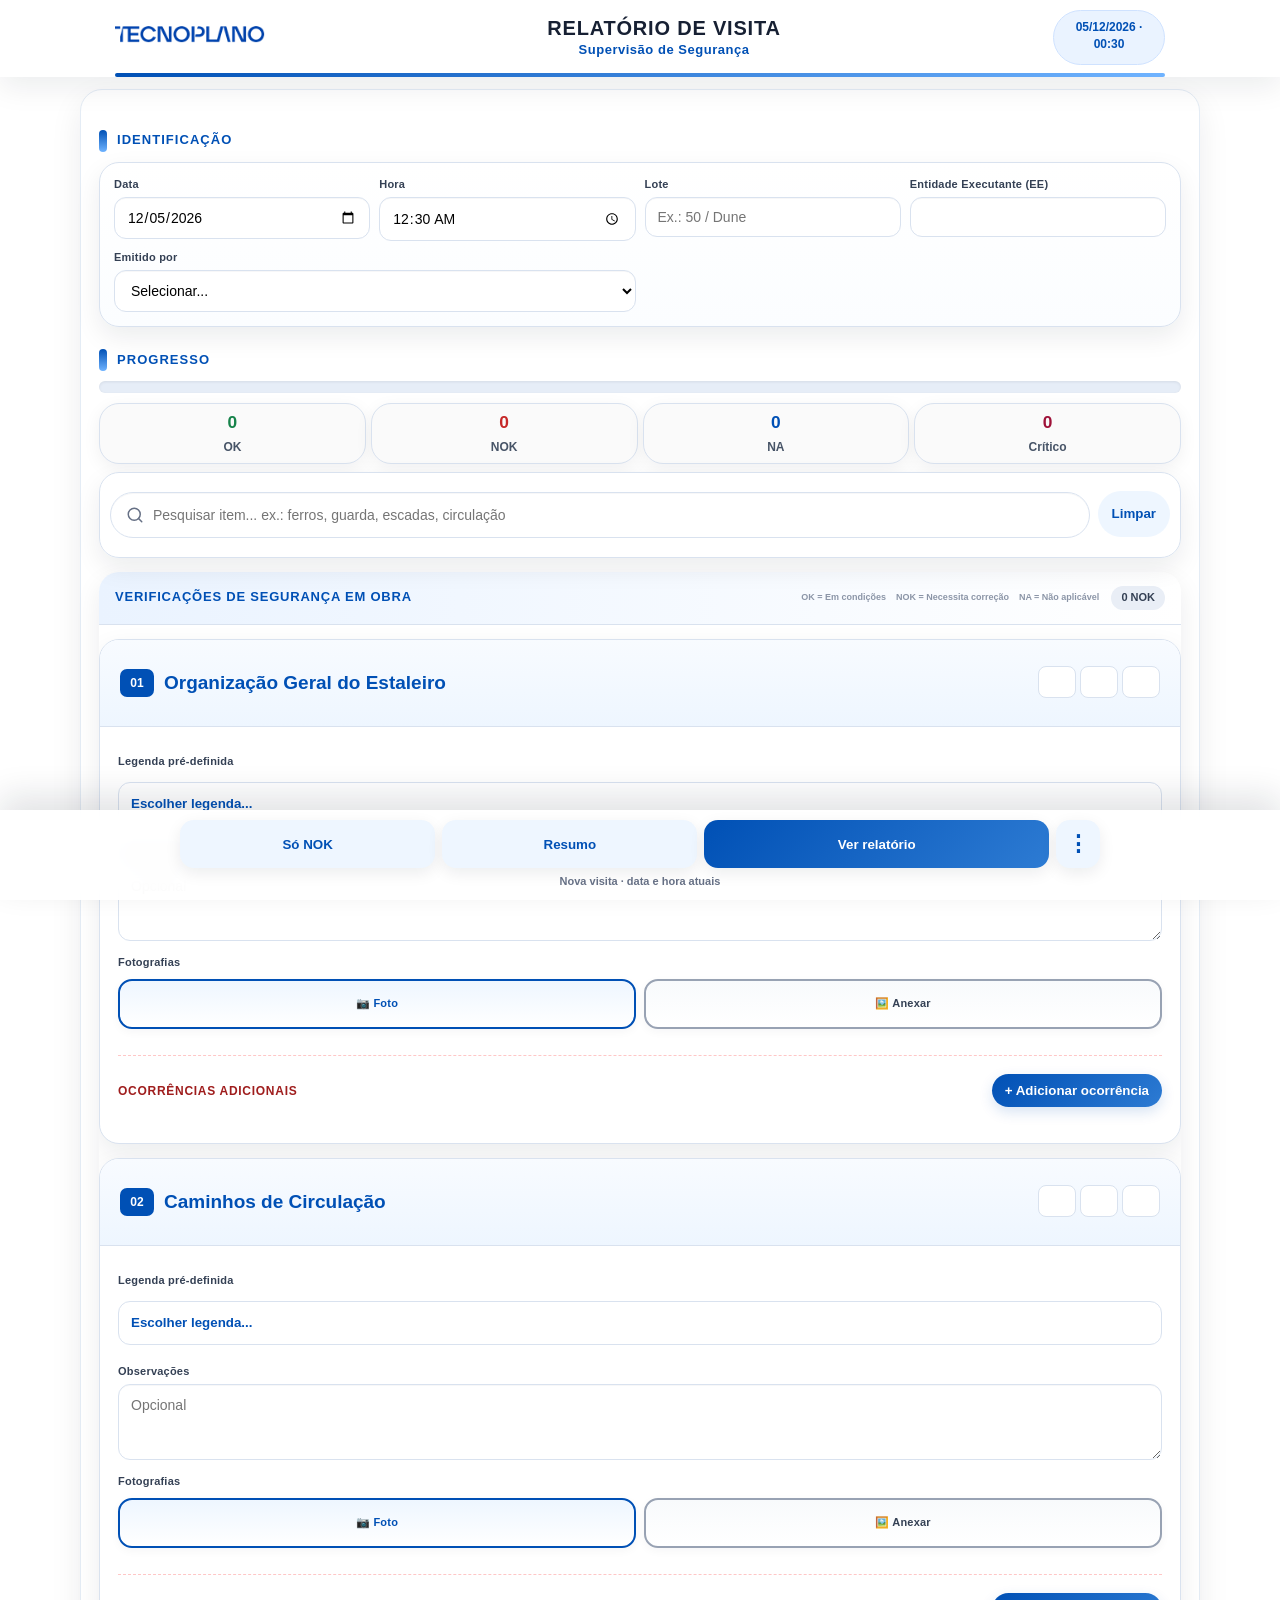
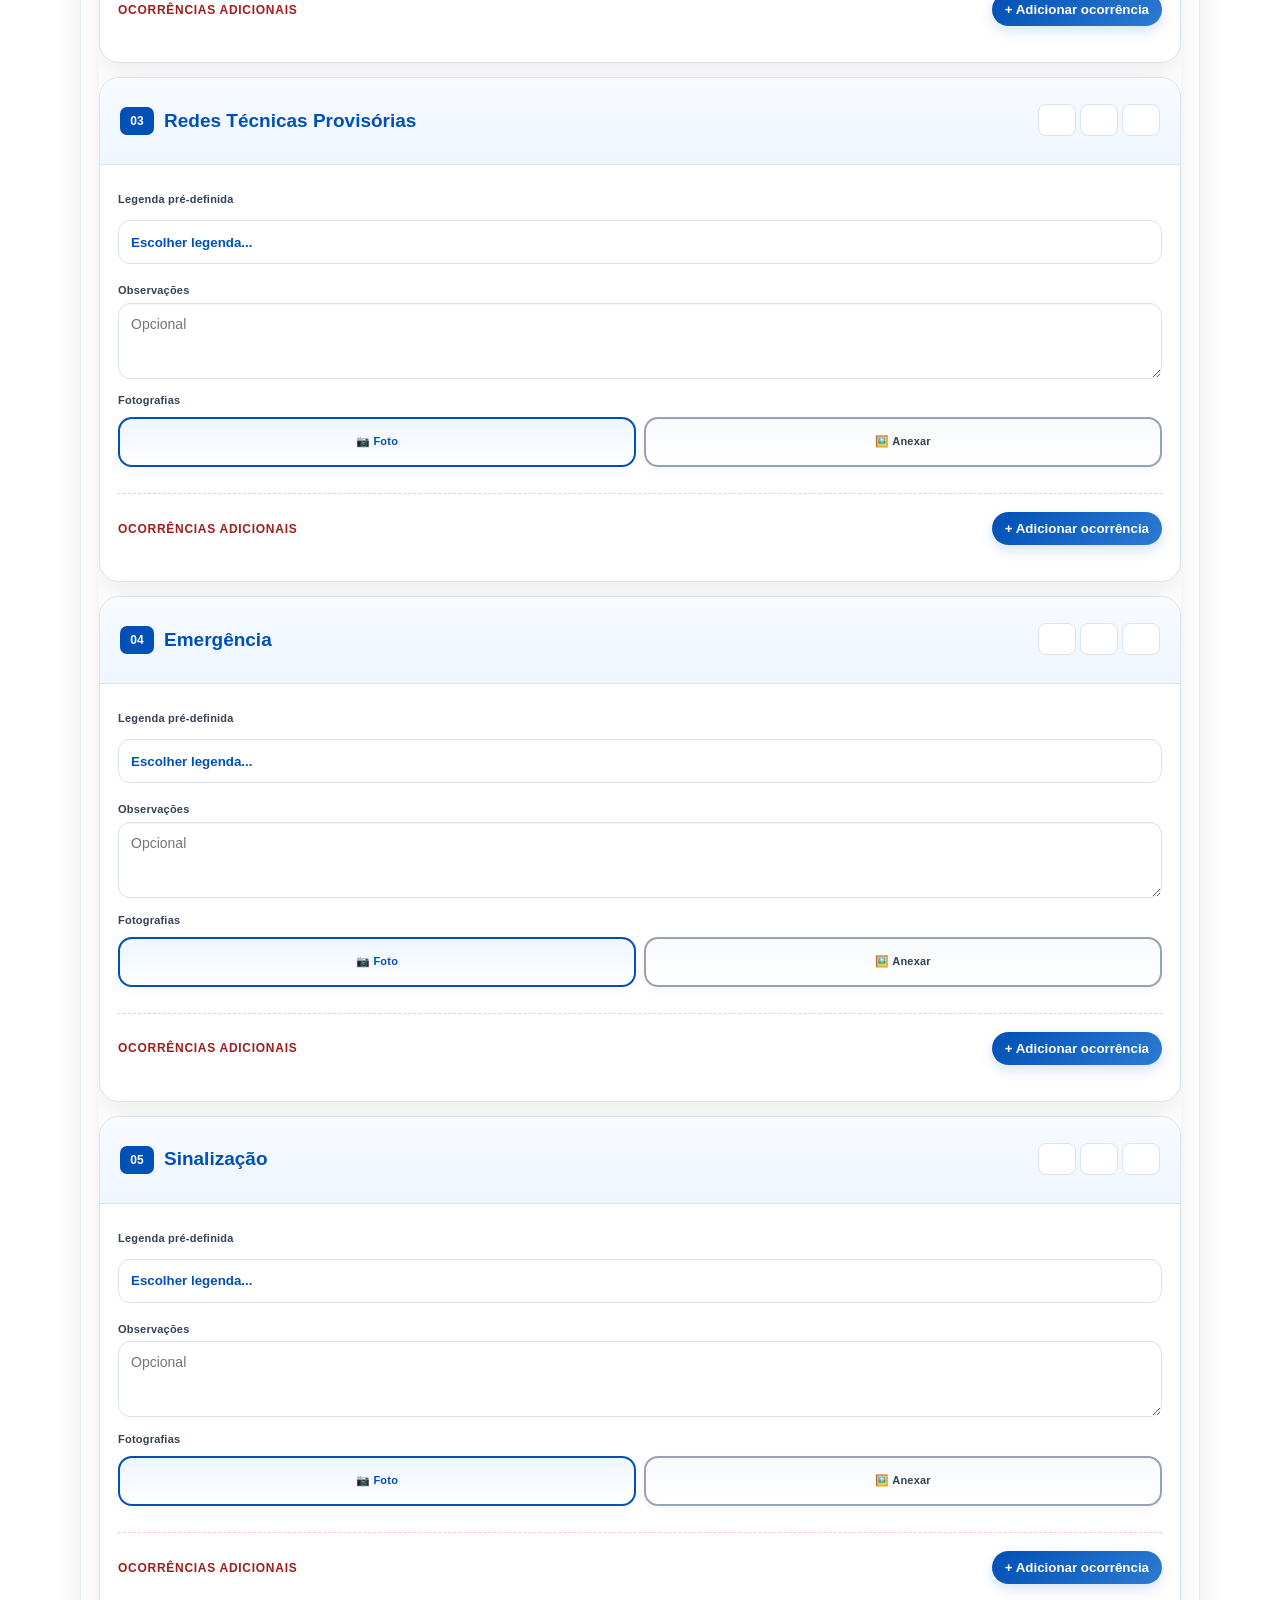
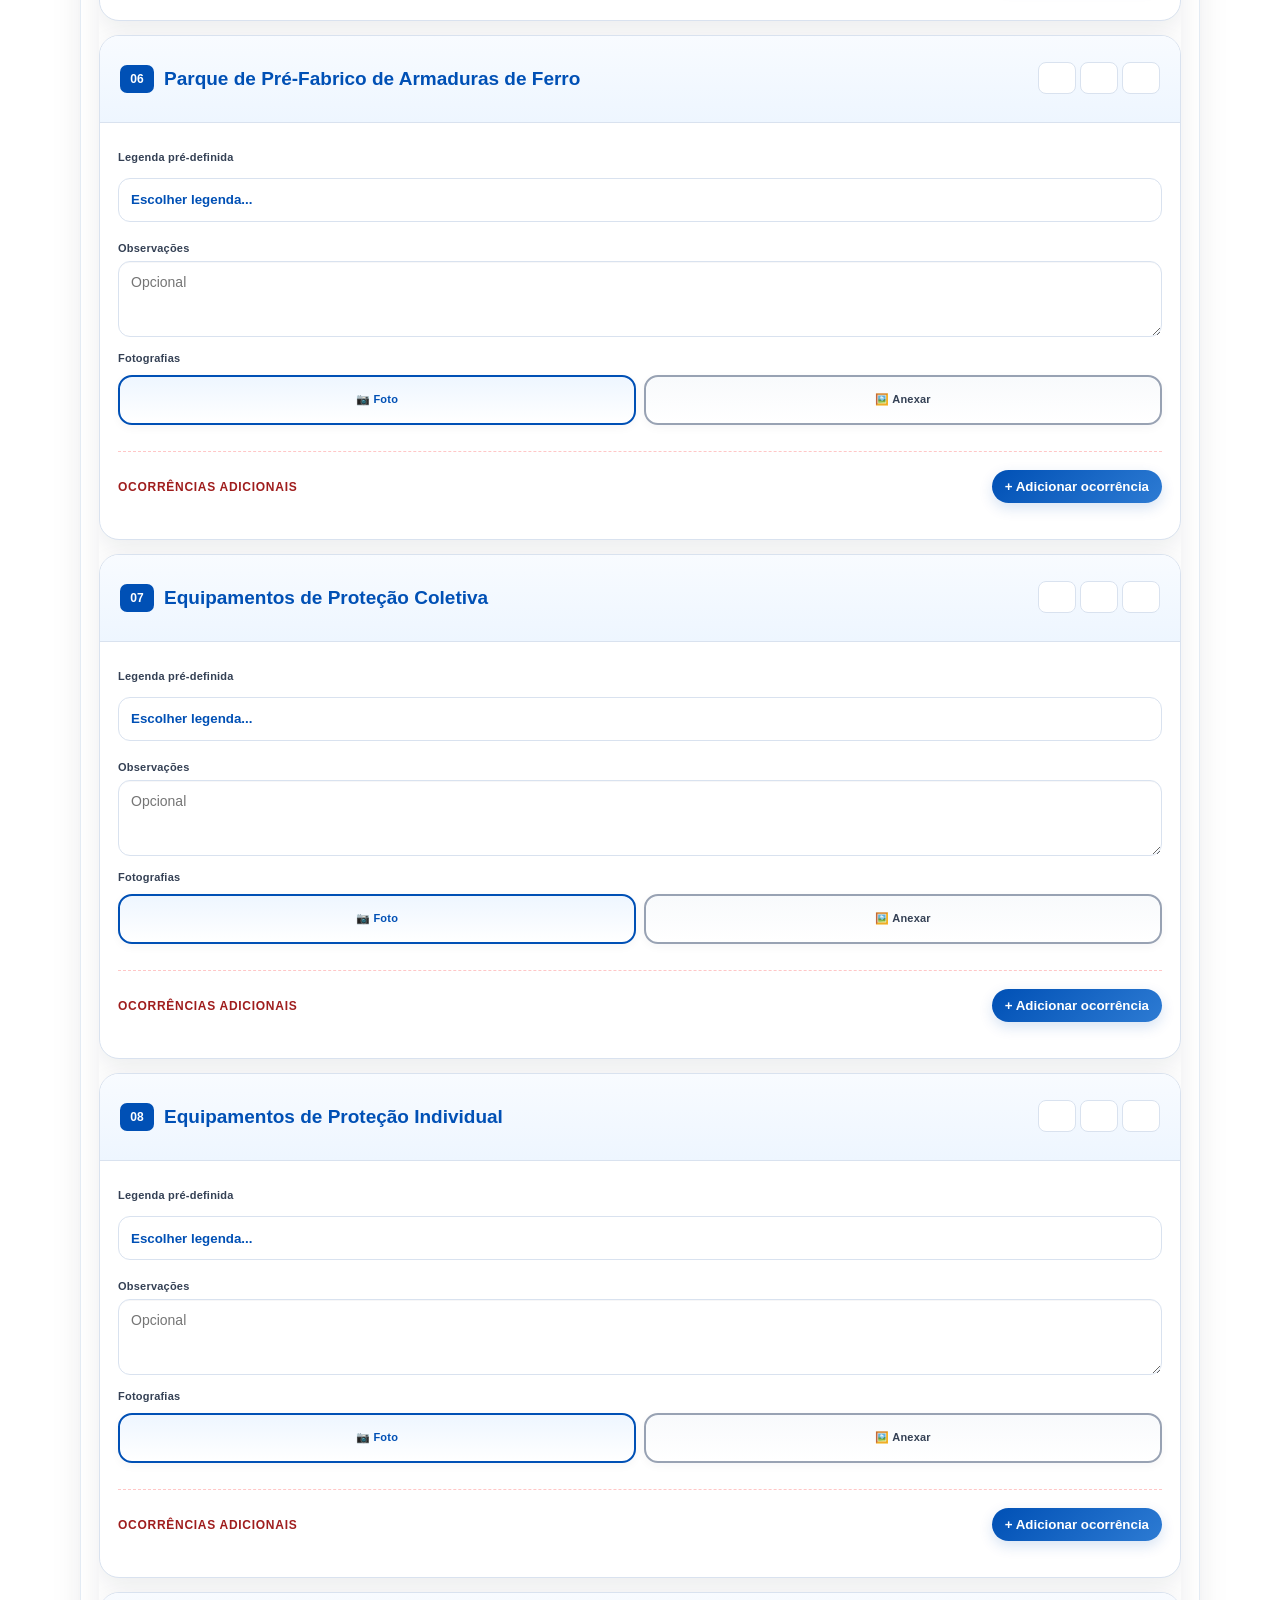
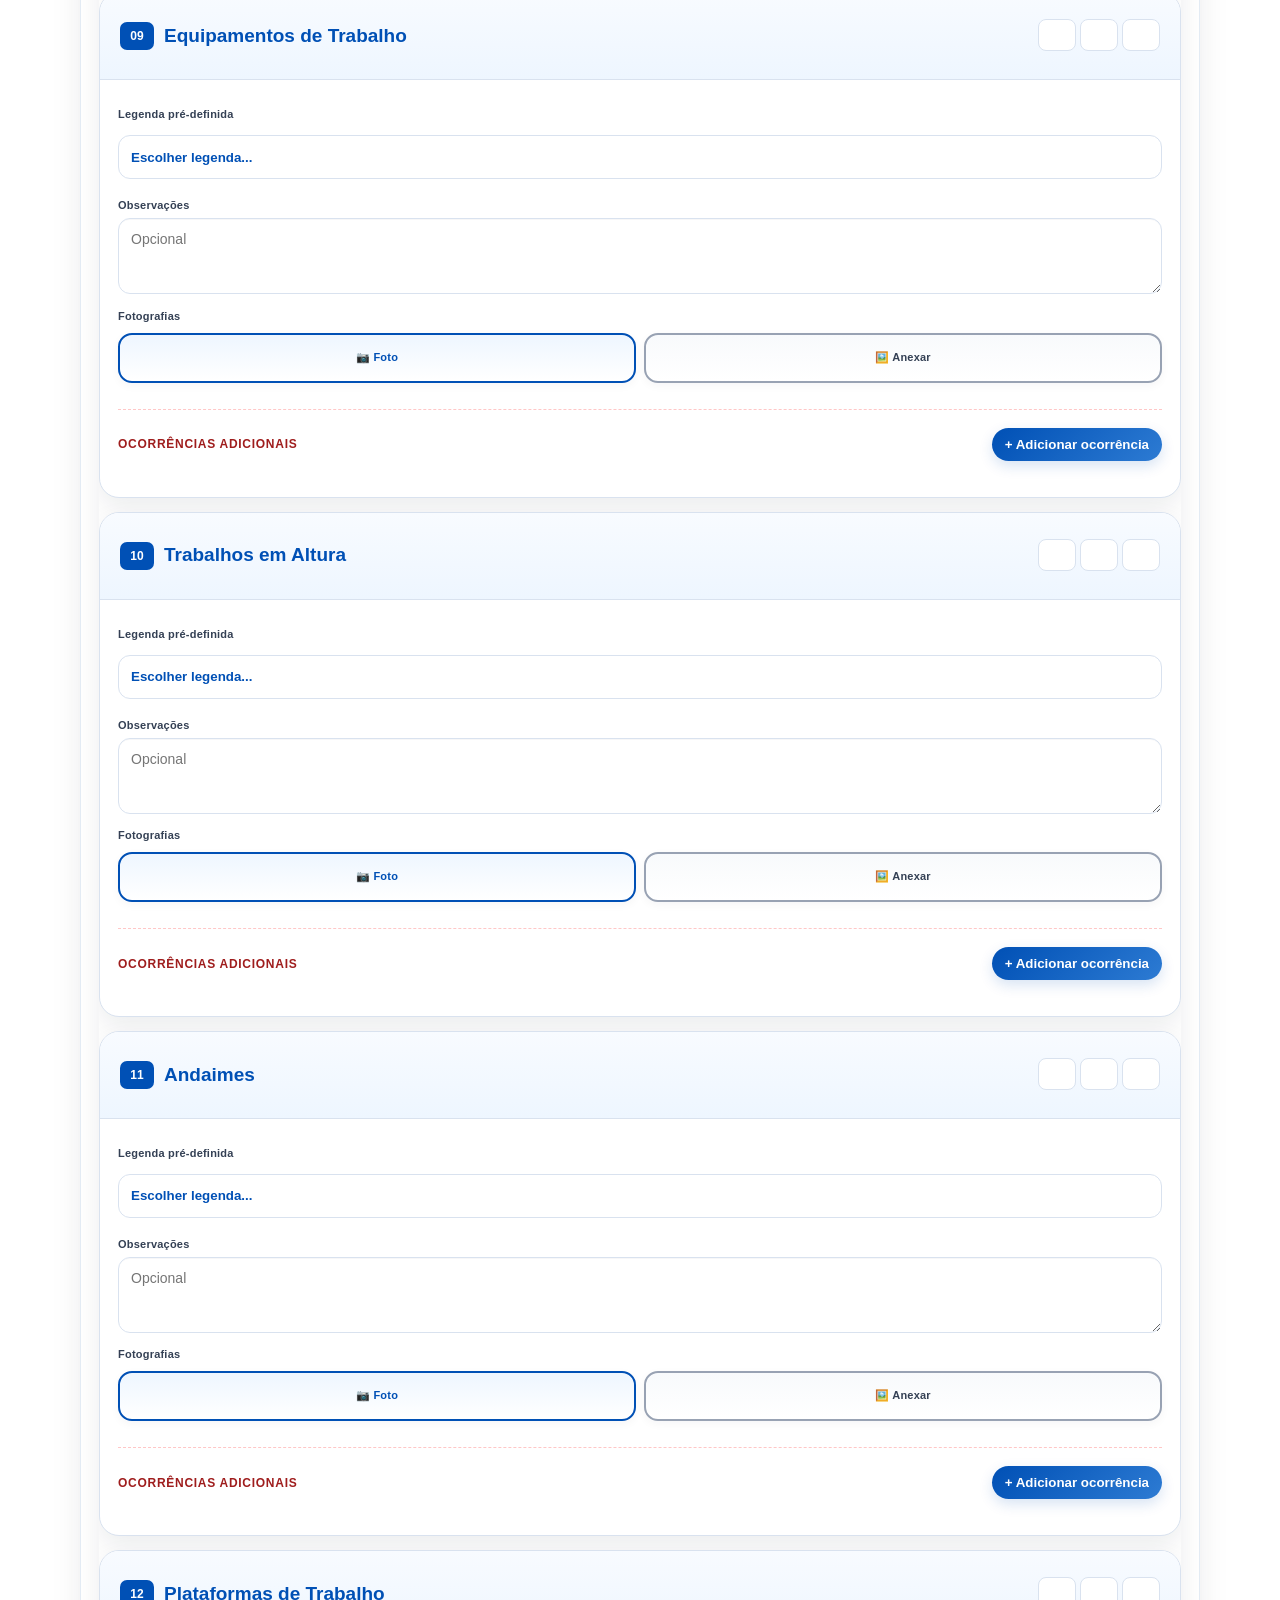
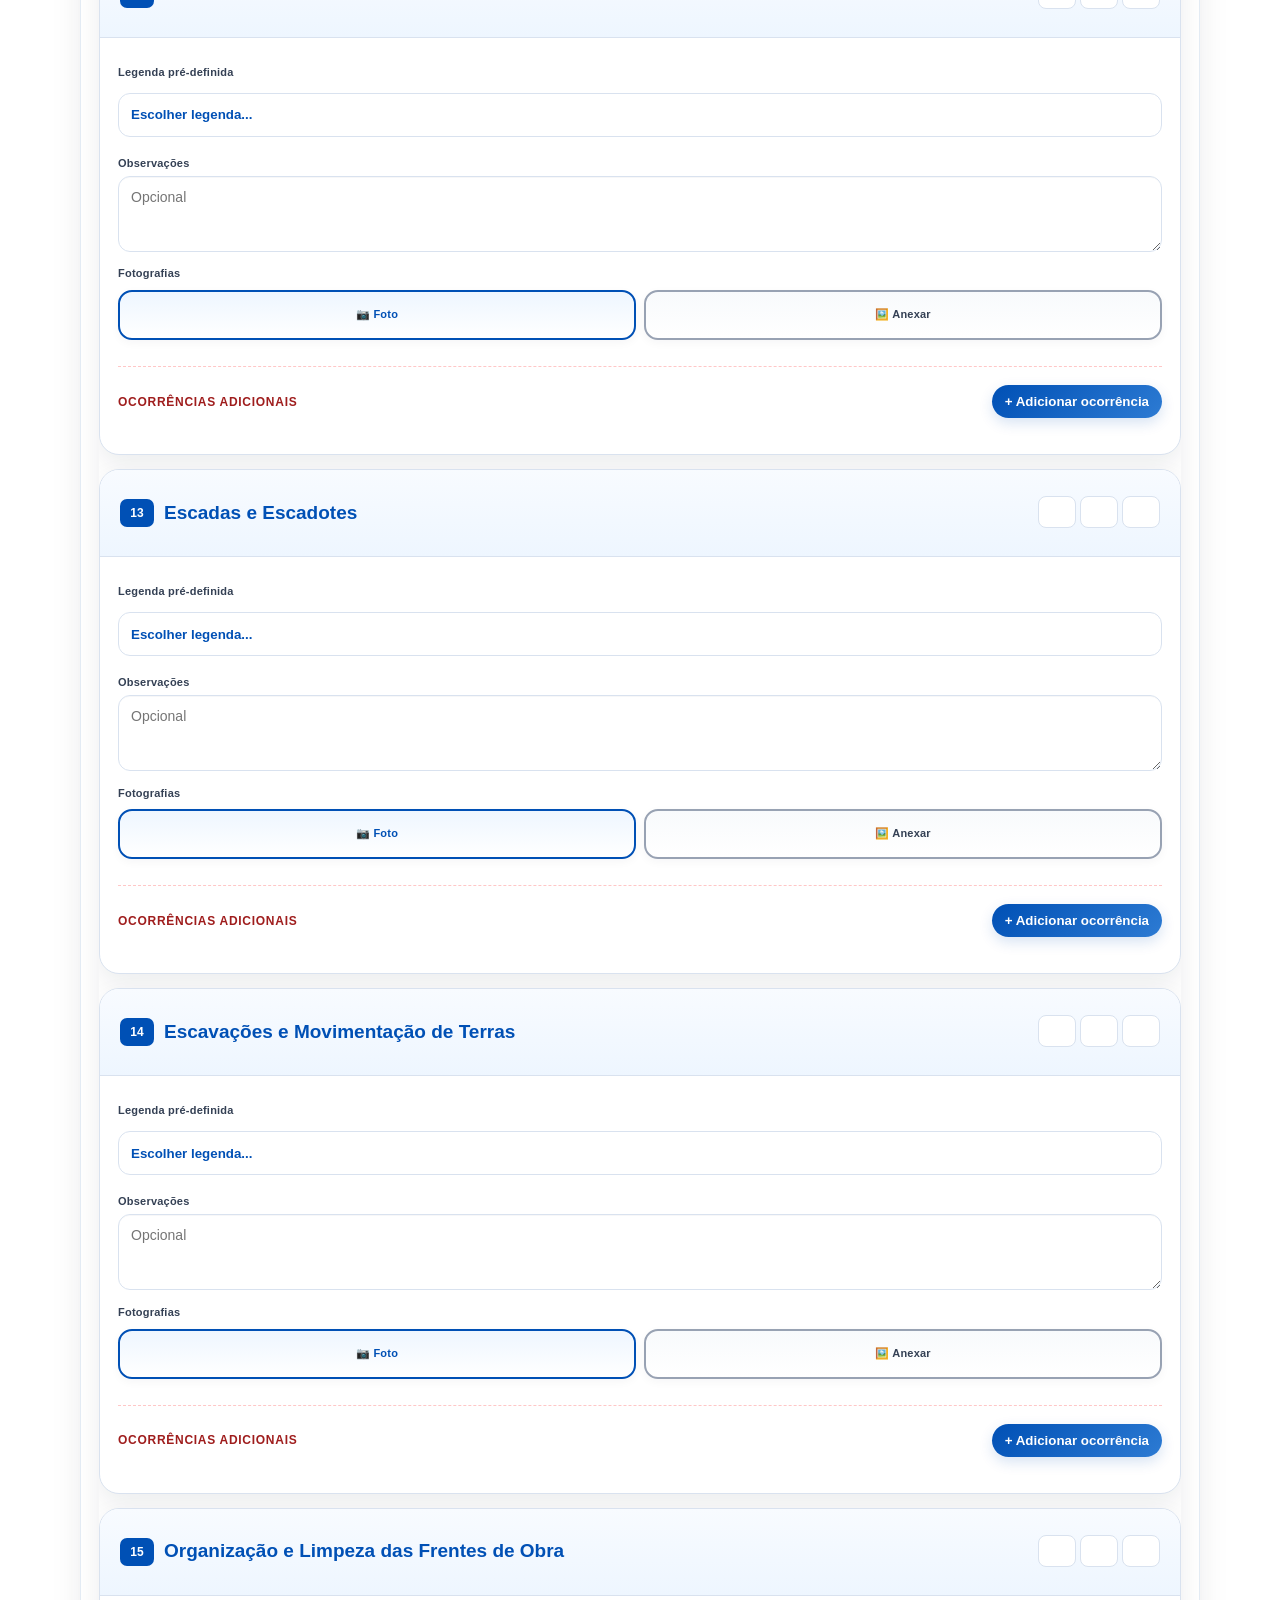
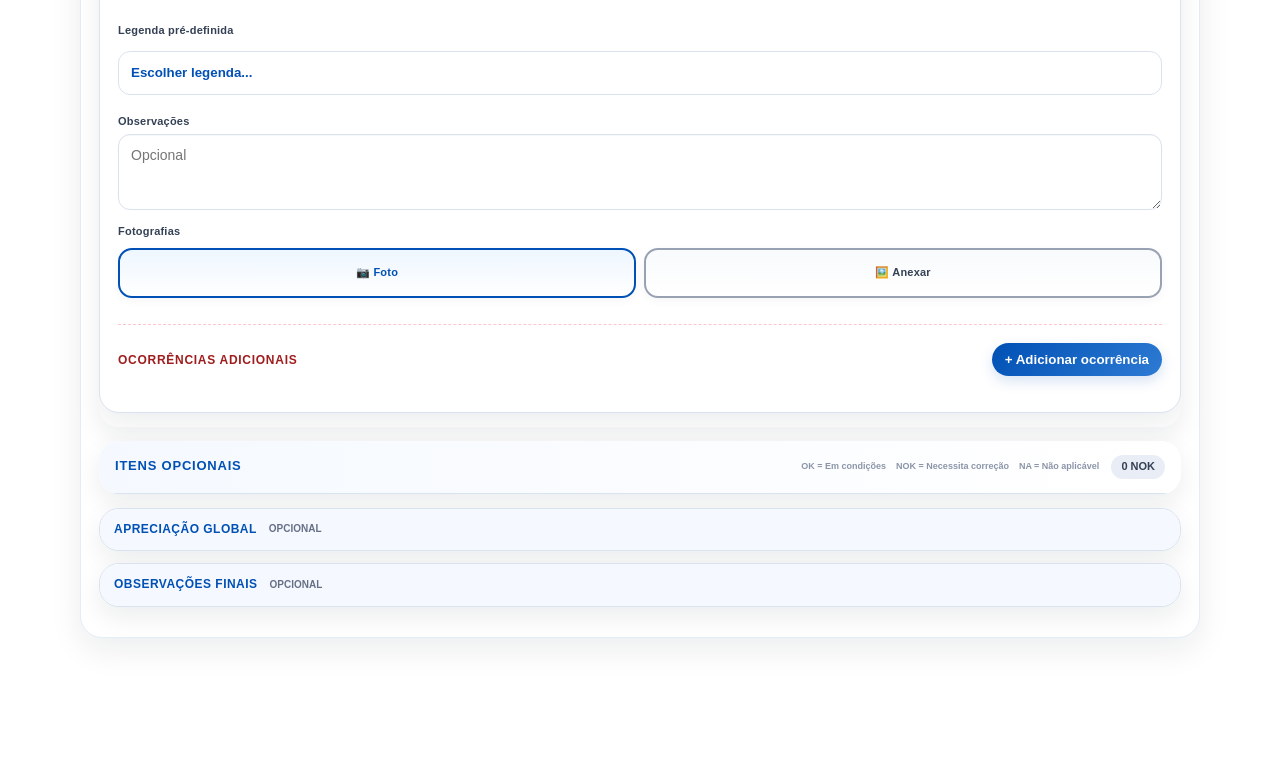
<file: index.html>
<!doctype html>
<html lang="pt-PT">
<head>
<meta charset="utf-8">
<meta name="viewport" content="width=device-width, initial-scale=1, viewport-fit=cover">
<meta name="theme-color" content="#0050b5">
<meta name="color-scheme" content="light">
<meta name="apple-mobile-web-app-capable" content="yes">
<meta name="apple-mobile-web-app-title" content="Supervisão Obra">
<meta name="mobile-web-app-capable" content="yes">
<meta name="apple-mobile-web-app-status-bar-style" content="default">
<title>Supervisão de Segurança em Obra</title>
  <link rel="stylesheet" href="styles.css">
</head>
<body>
<header class="appHeader">
  <div class="headerInner">
    <div><img class="logo" src="[data-uri]" alt="Tecnoplano"></div>
    <div class="titleBlock"><h1>Relatório de Visita</h1><p>Supervisão de Segurança</p></div>
    <div class="meta"><span id="topDate"></span><span class="headerWatermark"></span></div>
  </div>
</header>

<main>
  <div class="sectionTitle">Identificação</div>
  <div class="grid">
    <div><label>Data</label><input id="data" type="date"></div>
    <div><label>Hora</label><input id="hora" type="time"></div>
    <div><label>Lote</label><input id="lote" placeholder="Ex.: 50 / Dune"></div>
    <div><label>Entidade Executante (EE)</label><input id="entidade" list="eeList">
      <datalist id="eeList"><option value="Telhabel"></option><option value="Wikibuild"></option><option value="Netos Seth"></option><option value="Tecniarte"></option><option value="Detailsmind"></option><option value="FCM"></option><option value="Huitre"></option><option value="MGPEC"></option></datalist>
    </div>
    <div class="issuerField"><label>Emitido por</label><select id="emitido">
      <option value="">Selecionar...</option>
      <option>Rúben Filipe</option>
      <option>Mário Canizes</option>
      <option>Ana Brito</option>
      <option>Ciro Ferreira</option>
    </select></div>
  </div>

  <div class="sectionTitle">Progresso</div>
  <div class="progressWrap"><div id="progressBar" class="progressBar"></div></div>
  <div class="stats">
    <div class="stat"><strong id="countOK">0</strong>OK</div>
    <div class="stat"><strong id="countNOK">0</strong>NOK</div>
    <div class="stat"><strong id="countNA">0</strong>NA</div>
    <div class="stat"><strong id="countCritical">0</strong>Crítico</div>
  </div>
  <div id="riskSummary" class="riskSummary"></div>
  <div id="restoreNotice" class="restoreNotice">Existe uma cópia de segurança da última limpeza. Usa “Recuperar” se precisares.</div>
  <input id="importBackupInput" class="backupInput" type="file" accept="application/json,.json" onchange="importBackupFile(this)">
  <div class="searchWrap">
    <div class="searchRow">
      <input id="itemSearch" type="search" placeholder="Pesquisar item... ex.: ferros, guarda, escadas, circulação" autocomplete="off">
      <button class="clearSearchBtn" type="button" onclick="clearItemSearch()">Limpar</button>
    </div>
    <div id="searchMeta" class="searchMeta"></div>
  </div>
  <div id="checklist"></div>

  <details class="finalField">
    <summary>Apreciação global <span>Opcional</span></summary>
    <textarea id="apreciacaoGlobal" placeholder="Se deixares vazio, a app cria uma apreciação automática para o relatório."></textarea>
  </details>
  <details class="finalField">
    <summary>Observações finais <span>Opcional</span></summary>
    <textarea id="obsGerais" placeholder="Opcional"></textarea>
  </details>
</main>

<div id="summaryModal" class="summaryModal" onclick="if(event.target.id==='summaryModal') closeVisitSummary()">
  <div class="summaryBox"><h2>Resumo da visita</h2><div id="summaryContent"></div><button class="closeSummary" onclick="closeVisitSummary()">Fechar</button></div>
</div>
<div id="legendModal" class="legendModal" onclick="if(event.target.id==='legendModal') closeLegendPicker()">
  <div class="legendPicker">
    <div class="legendPickerHead"><strong id="legendPickerTitle">Escolher legenda</strong><button type="button" onclick="closeLegendPicker()" aria-label="Fechar">×</button></div>
    <input id="legendSearch" type="search" placeholder="Pesquisar legenda..." oninput="filterLegendPicker()">
    <div id="legendOptions" class="legendOptions"></div>
  </div>
</div>

<div class="appFooterSignature">App elaborada por Rúben Filipe</div>
<div class="actions">
  <div class="mainActions">
    <button class="action secondary" onclick="toggleOnlyNOK()" id="onlyNOKBtn">Só NOK</button>
    <button class="action secondary" onclick="showVisitSummary()">Resumo</button>
    <button class="action primary" onclick="saveAndGeneratePDF()">Ver relatório</button>
    <button class="action secondary moreOptionsBtn" onclick="toggleMoreOptions()" id="moreOptionsBtn" aria-expanded="false" aria-label="Mais opções" title="Mais opções">⋮</button>
  </div>
  <div class="moreActions" id="moreActions">
    <button class="action secondary" onclick="restoreLastBackup()" id="restoreActionBtn">Recuperar visita</button>
    <button class="action secondary" onclick="exportBackup()">Criar backup</button>
    <button class="action secondary" onclick="document.getElementById('importBackupInput').click()">Importar backup</button>
    <button class="action danger" onclick="clearForm()">Limpar visita</button>
  </div>
  <div id="saveStatus" class="saveStatus">Pronto</div>
</div>

<script src="app.js"></script>
</body>
</html>
</file>
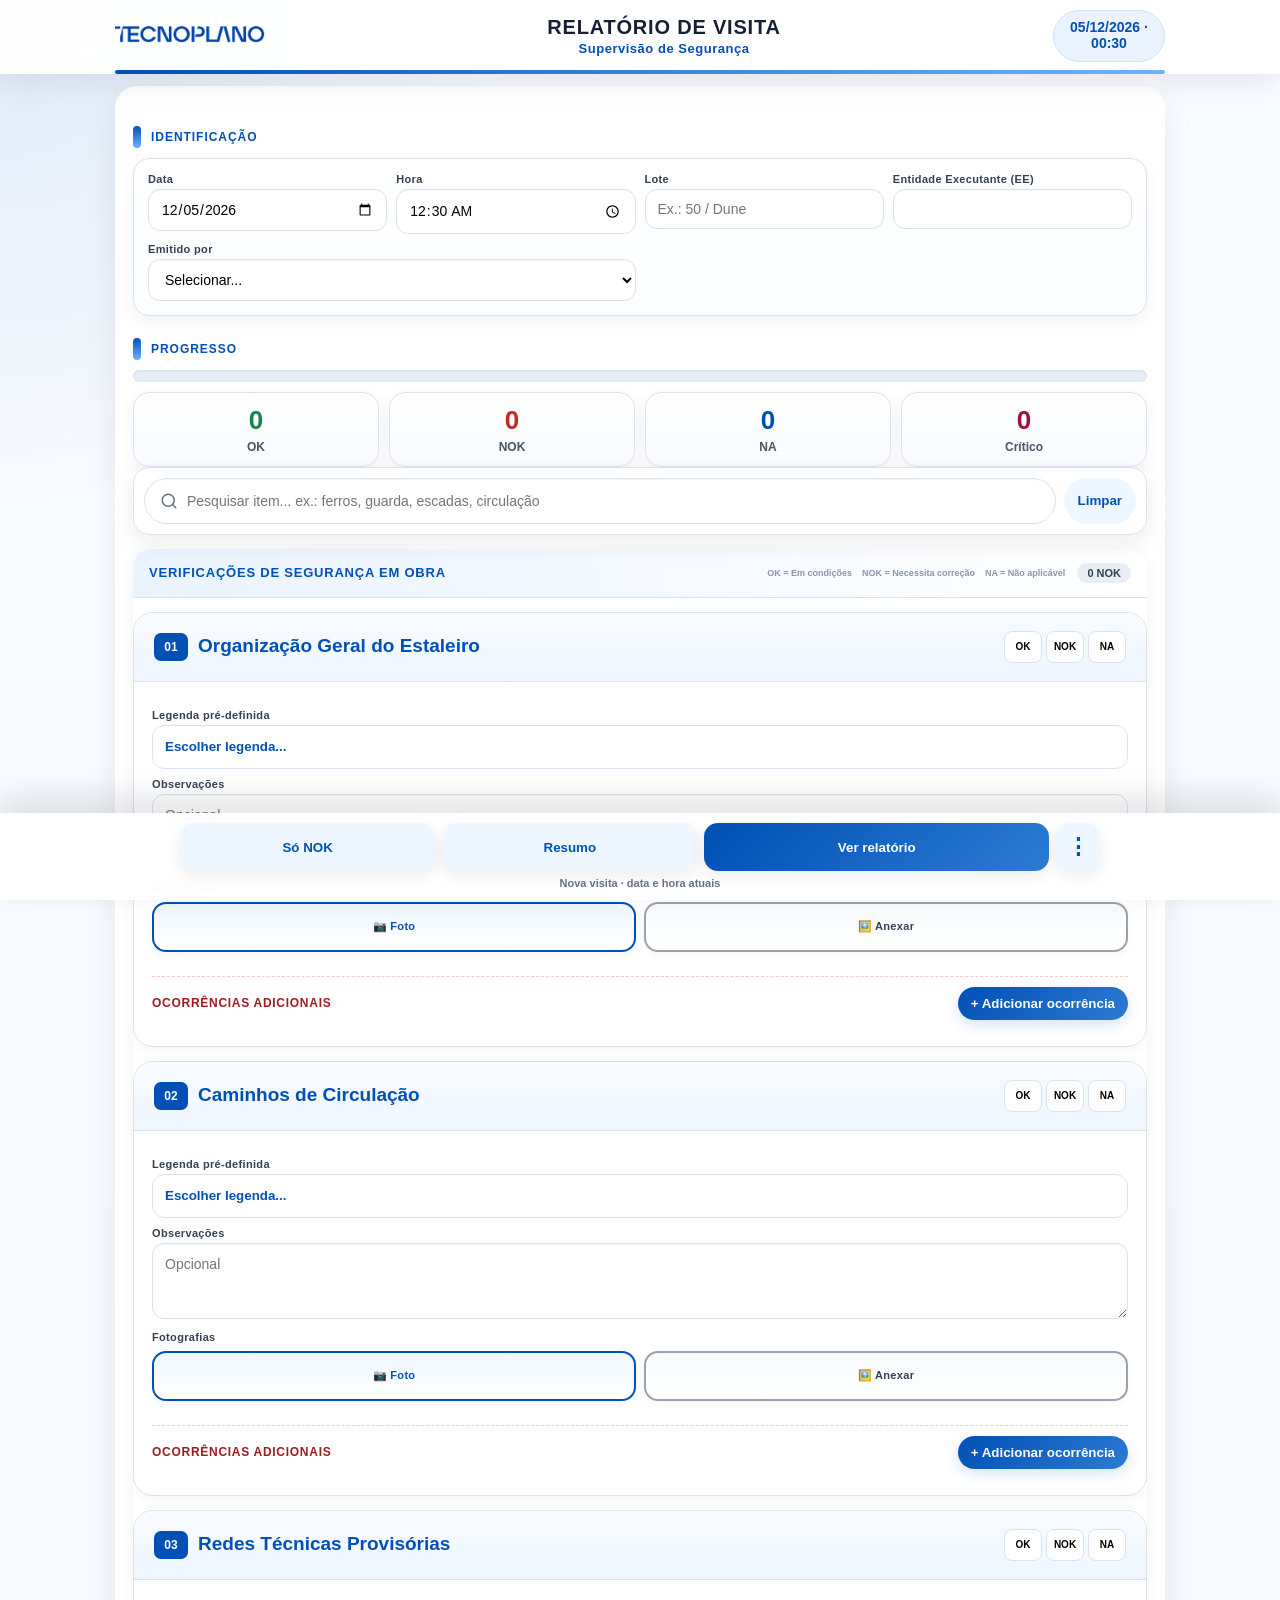
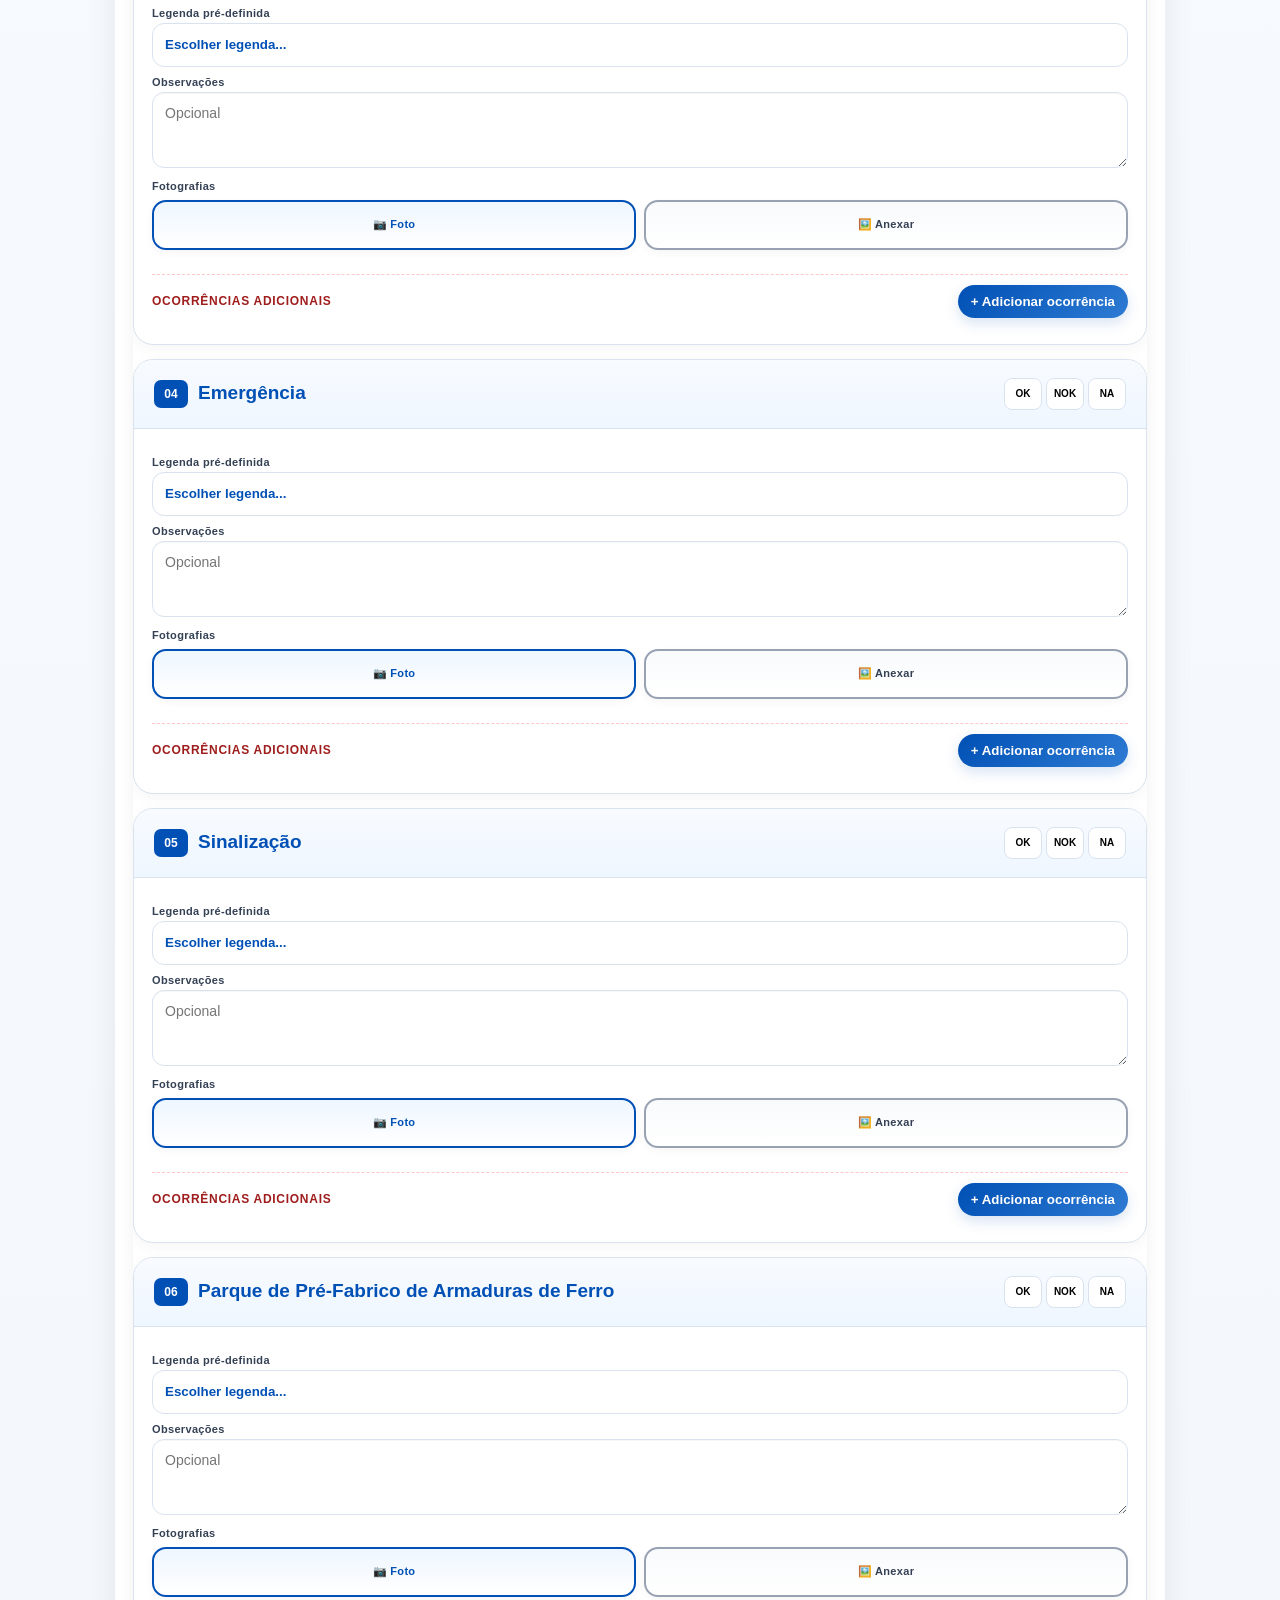
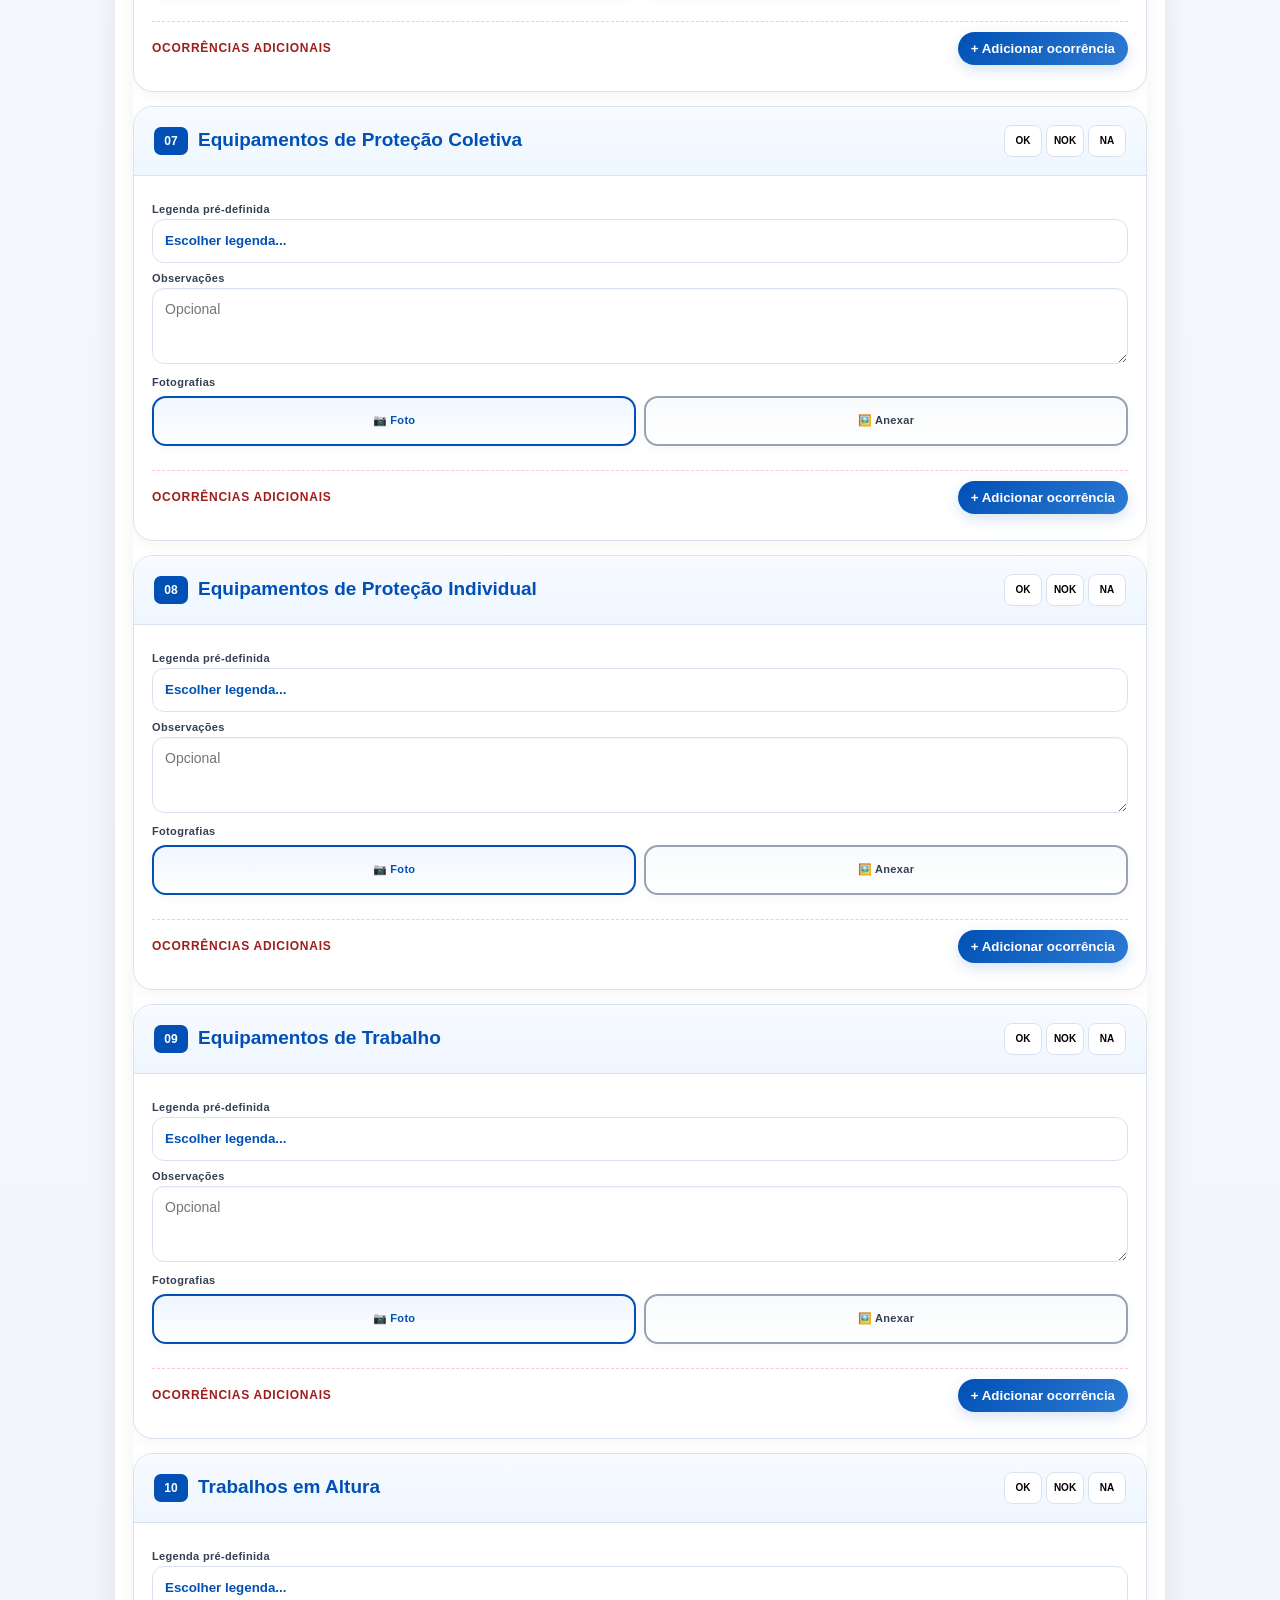
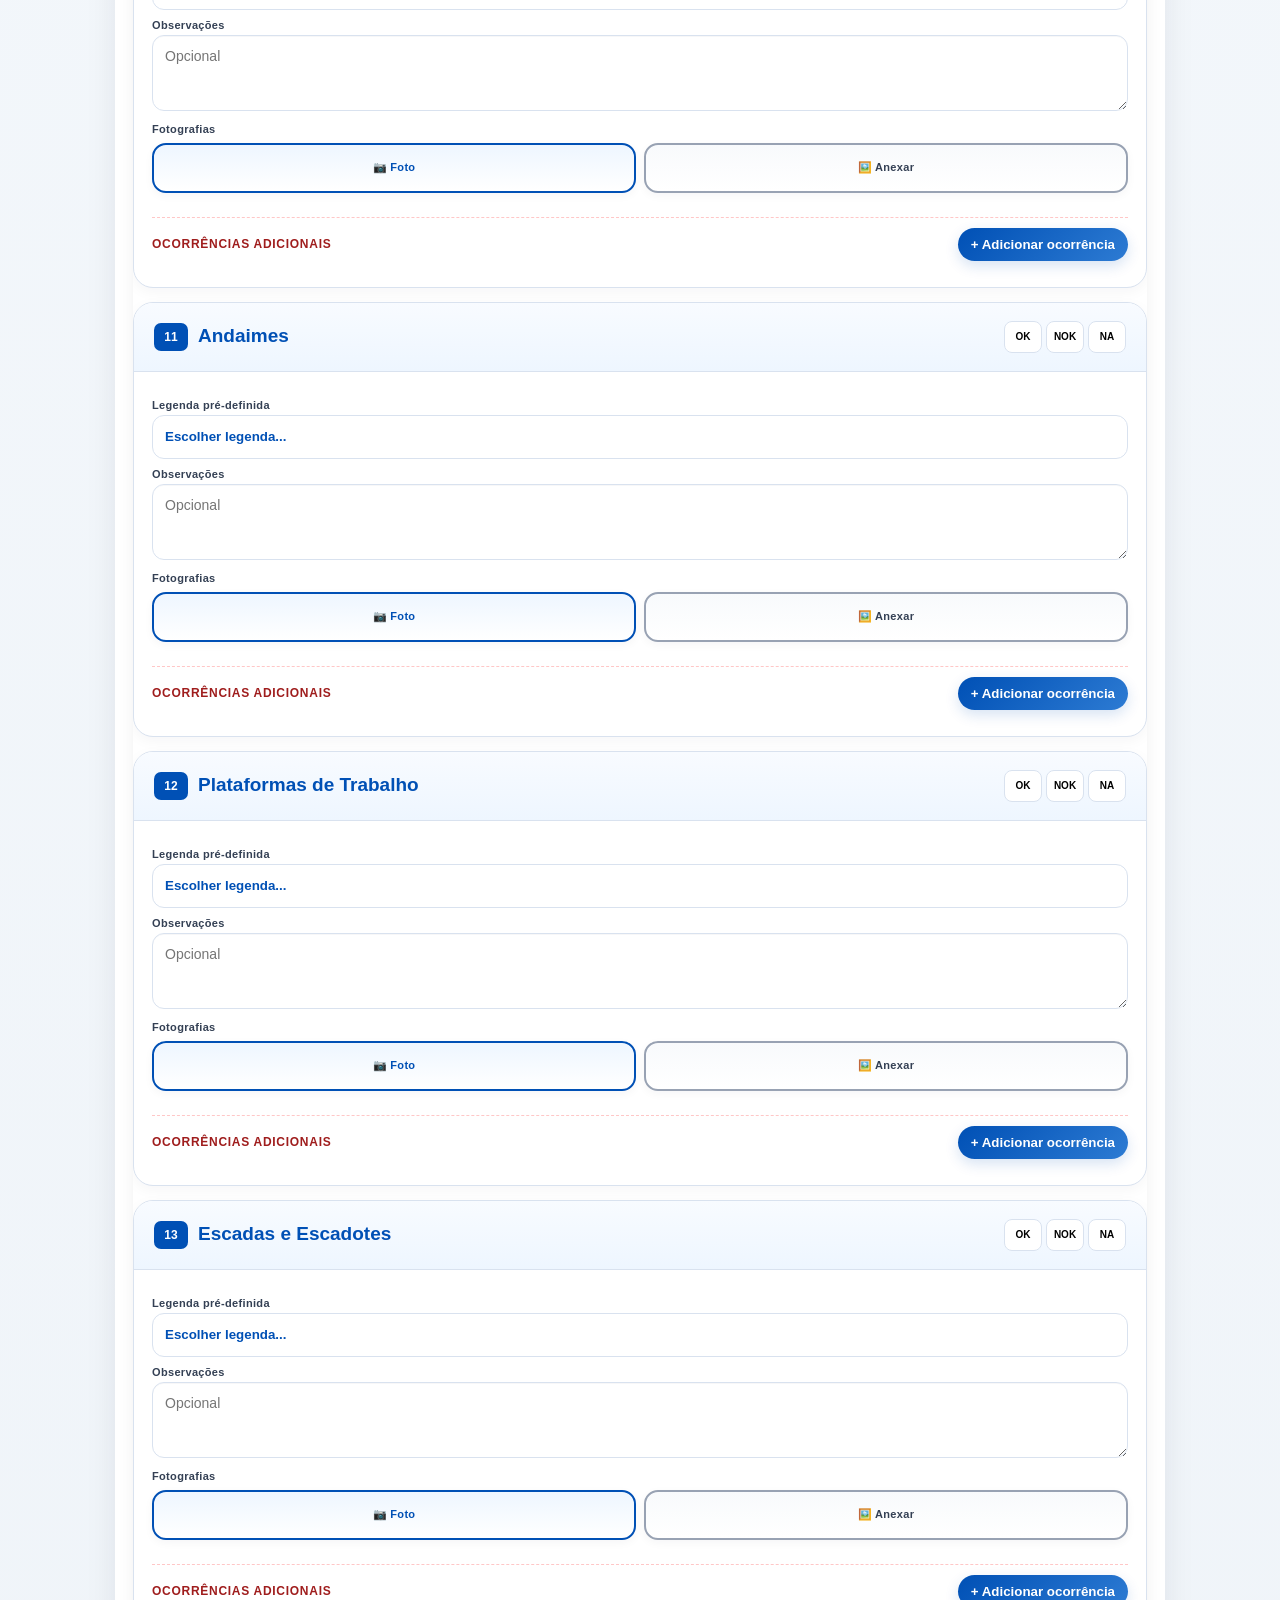
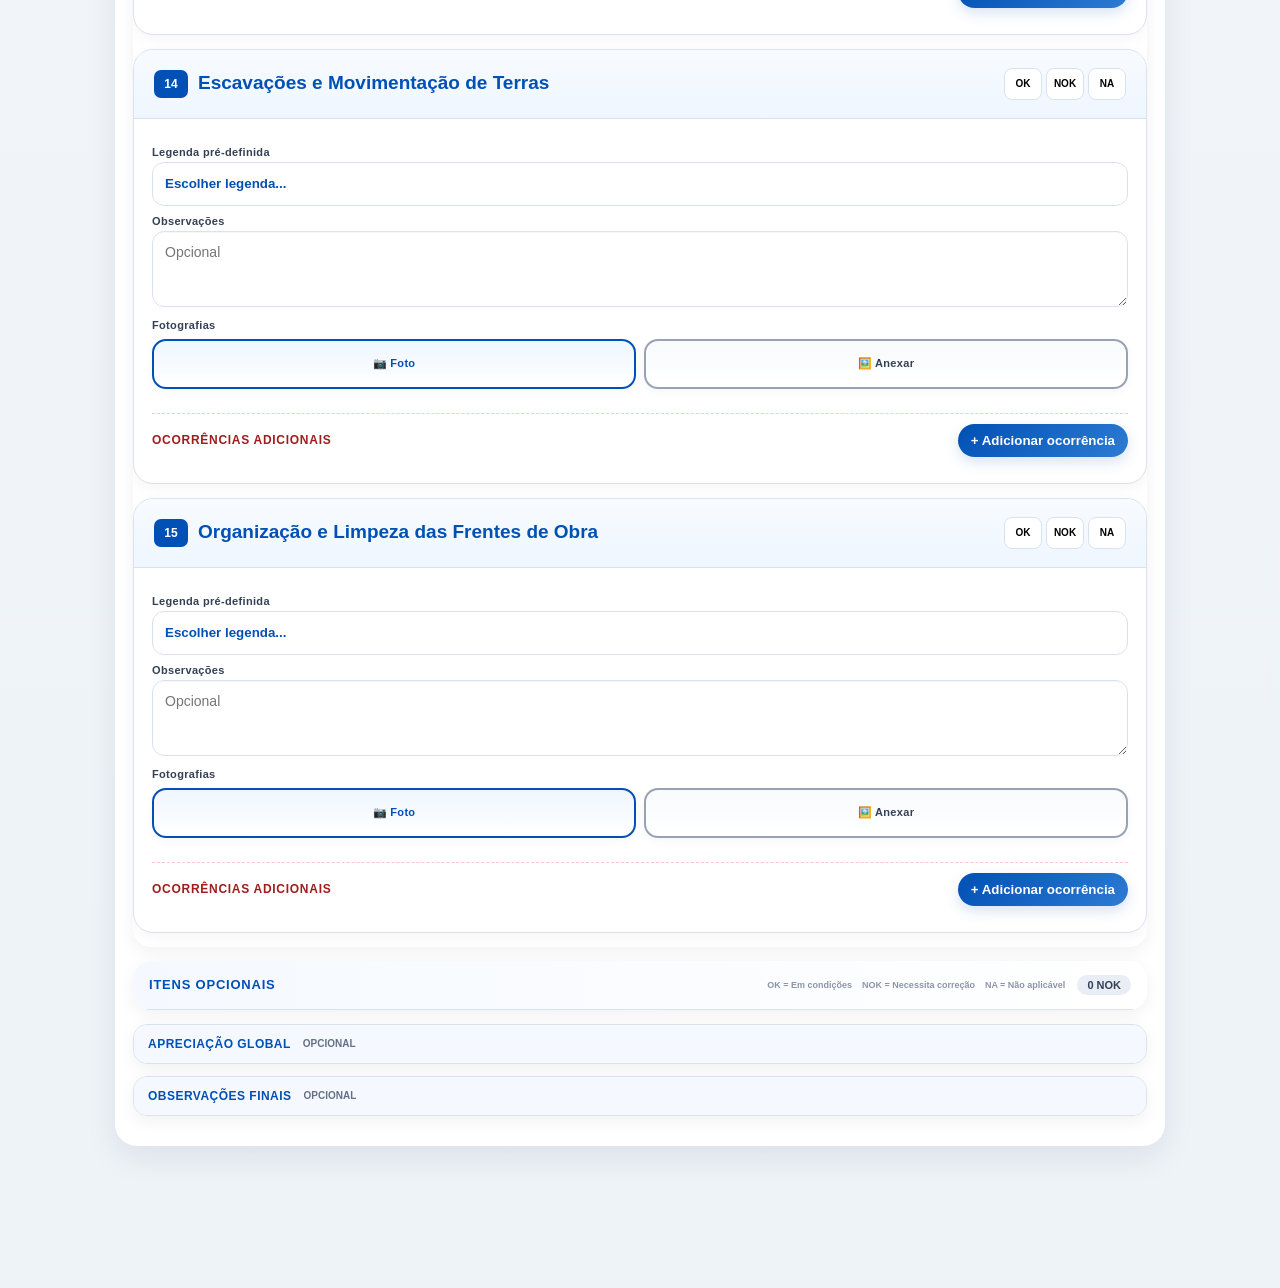
<file: SUPERVISAO_SEGURANCA_OBRA_V4_18_LIMPA.html>
<!doctype html>
<html lang="pt-PT">
<head>
<meta charset="utf-8">
<meta name="viewport" content="width=device-width, initial-scale=1, viewport-fit=cover">
<meta name="theme-color" content="#0050b5">
<meta name="color-scheme" content="light">
<meta name="apple-mobile-web-app-capable" content="yes">
<meta name="apple-mobile-web-app-title" content="Supervisão Obra">
<meta name="mobile-web-app-capable" content="yes">
<meta name="apple-mobile-web-app-status-bar-style" content="default">
<title>Supervisão de Segurança em Obra</title>
<style>
:root{
  --blue:#0050b5;--blue2:#256fca;--blue3:#eaf3ff;
  --ink:#172033;--muted:#667085;--line:#d9e2ef;--bg:#f3f7fb;
  --ok:#16834a;--okbg:#eaf8f0;--nok:#c62828;--nokbg:#fff1f1;
  --critical:#9f1239;--na:#64748b;--radius:16px;
  --shadow:0 12px 32px rgba(16,24,40,.08);--soft:0 5px 18px rgba(16,24,40,.06);
}
*{box-sizing:border-box}
html{-webkit-text-size-adjust:100%;text-size-adjust:100%;color-scheme:light;background:#f8fbff}
body{
  margin:0;font-family:Arial,Helvetica,sans-serif;color:var(--ink);font-size:14px;
  background:radial-gradient(circle at top left,rgba(0,80,181,.10),transparent 32rem),
             linear-gradient(180deg,#f8fbff 0%,var(--bg) 55%,#eef3f8 100%);
}
button,input,textarea,select,label{touch-action:manipulation}
.appHeader{
  background:rgba(255,255,255,.95);backdrop-filter:blur(12px);
  box-shadow:0 10px 30px rgba(16,24,40,.08);position:sticky;top:0;z-index:30;padding:10px 14px;
}
.appHeader::after{content:"";display:block;height:4px;margin:8px auto -10px;max-width:1050px;border-radius:999px;background:linear-gradient(90deg,var(--blue),#6fb3ff)}
.headerInner{max-width:1050px;margin:auto;display:grid;grid-template-columns:160px 1fr 112px;gap:10px;align-items:center}
.logo{height:30px;max-width:150px;object-fit:contain}
.titleBlock{text-align:center;line-height:1.15}
.titleBlock h1{margin:0;color:var(--ink);font-size:20px;font-weight:900;text-transform:uppercase;letter-spacing:.04em}
.titleBlock p{margin:3px 0 0;color:var(--blue);font-size:13px;font-weight:900;letter-spacing:.04em}
.meta{background:var(--blue3);border:1px solid #cfe2ff;color:var(--blue);padding:8px 10px;border-radius:999px;font-weight:900;text-align:center;justify-self:end;min-width:108px}
main{max-width:1050px;margin:12px auto 142px;background:#fff;padding:18px;border-radius:22px;box-shadow:var(--shadow)}
.sectionTitle{color:var(--blue);font-weight:900;text-transform:uppercase;font-size:12px;letter-spacing:.08em;margin:22px 0 10px;display:flex;align-items:center;gap:10px}
.sectionTitle::before{content:"";width:8px;height:22px;border-radius:999px;background:linear-gradient(180deg,var(--blue),#6fb3ff)}
.checklistHeader{
display:flex;
justify-content:space-between;
align-items:flex-start;
gap:12px;
flex-wrap:wrap;
}
.checkLegend{
font-size:9px;
line-height:1.45;
color:#8b95a7;
font-weight:700;
text-align:right;white-space:nowrap;
text-transform:none;
letter-spacing:0;
}
.grid{display:grid;grid-template-columns:repeat(4,1fr);gap:9px;background:linear-gradient(180deg,#fff,#fbfdff);border:1px solid var(--line);border-radius:var(--radius);padding:14px;box-shadow:var(--soft)}
label{display:block;font-size:11px;font-weight:900;margin-bottom:4px;color:#344054;letter-spacing:.03em}
input,textarea,select{width:100%;font-family:Arial,Helvetica,sans-serif;font-size:14px;border:1px solid var(--line);border-radius:12px;padding:11px 12px;background:#fff;box-shadow:inset 0 1px 0 rgba(16,24,40,.03)}
input:focus,textarea:focus,select:focus{outline:none;border-color:#7db6ff;box-shadow:0 0 0 4px rgba(0,80,181,.12)}
textarea{min-height:76px;resize:vertical;line-height:1.35}
.progressWrap{height:12px;border-radius:999px;overflow:hidden;background:#e6edf7;box-shadow:inset 0 1px 3px rgba(16,24,40,.08)}
.progressBar{height:100%;width:0;background:linear-gradient(90deg,var(--blue),#4fa3ff);border-radius:999px;transition:.2s}
.stats{display:grid;grid-template-columns:repeat(4,1fr);gap:10px;margin-top:10px}
.stat{background:linear-gradient(180deg,#fff,#f9fbff);border:1px solid var(--line);border-radius:16px;padding:12px 8px;text-align:center;box-shadow:var(--soft);font-size:12px;font-weight:800;color:#475467}
.stat strong{display:block;font-size:26px;margin-bottom:4px;color:var(--blue)}
.stat:nth-child(1) strong{color:var(--ok)}.stat:nth-child(2) strong{color:var(--nok)}.stat:nth-child(4) strong{color:var(--critical)}
.riskSummary{display:none;margin-top:12px}
.riskSummaryTitle{font-weight:900;color:var(--blue);margin:8px 0 6px;font-size:12px;text-transform:uppercase}
.riskCards{display:grid;grid-template-columns:repeat(4,1fr);gap:7px}
.riskCard{border:1px solid var(--line);background:#f8fafc;border-radius:10px;padding:8px;min-height:54px;display:flex;flex-direction:column;justify-content:center;align-items:center;text-align:center}
.riskCard strong{font-size:20px;color:var(--blue);line-height:1}.riskCard span{font-size:11px;font-weight:900;margin-top:4px}
.riskCard.high{background:#ffecec;border-color:#ffb4b4}.riskCard.high strong,.riskCard.high span{color:#9f1d1d}
.searchWrap{position:sticky;top:84px;z-index:15;background:rgba(255,255,255,.94);backdrop-filter:blur(10px);border:1px solid var(--line);border-radius:16px;padding:10px;margin:0 0 12px;box-shadow:0 8px 24px rgba(16,24,40,.08)}
.searchRow{display:grid;grid-template-columns:1fr auto;gap:8px;align-items:center}
#itemSearch{border-radius:999px;min-height:46px;padding-left:42px;background:url("data:image/svg+xml,%3Csvg xmlns='http://www.w3.org/2000/svg' width='18' height='18' viewBox='0 0 24 24' fill='none' stroke='%23667085' stroke-width='2' stroke-linecap='round' stroke-linejoin='round'%3E%3Ccircle cx='11' cy='11' r='8'/%3E%3Cpath d='m21 21-4.3-4.3'/%3E%3C/svg%3E") no-repeat 15px center,#fff}
.clearSearchBtn{border:0;border-radius:999px;background:#eef6ff;color:var(--blue);font-weight:900;padding:12px 14px;min-height:46px;cursor:pointer}
.searchMeta{display:none;margin-top:7px;color:var(--muted);font-size:12px;font-weight:700}.searchMeta.active{display:block}
details{border:0;border-radius:18px;margin:14px 0;overflow:hidden;background:#fff;box-shadow:var(--soft)}
summary{cursor:pointer;background:linear-gradient(90deg,#f5f9ff,#fff);color:var(--blue);border-bottom:1px solid var(--line);font-weight:900;text-transform:uppercase;padding:14px 16px;font-size:13px;letter-spacing:.06em}
summary{display:flex;align-items:center;gap:12px}
.summaryTitle{flex:1}
.summaryLegend{font-size:9px;color:#8b95a7;font-weight:700;text-transform:none;letter-spacing:0;white-space:nowrap}

details[open] summary{background:linear-gradient(90deg,#eaf3ff,#fff)}details.hasNOK>summary{background:linear-gradient(90deg,#fff1f1,#fff);color:#9f1d1d}
.sectionCounter{float:right;border-radius:999px;background:#e9eef6;color:#344054;padding:4px 10px;font-size:11px;letter-spacing:0}
details.hasNOK .sectionCounter{background:var(--nok);color:#fff}
.item{border:1px solid var(--line);border-radius:20px;overflow:hidden;margin:14px 0;background:#fff;box-shadow:0 4px 14px rgba(16,24,40,.04);width:100%}
.item h3{background:linear-gradient(180deg,#f8fbff,#eef6ff);color:var(--blue);font-size:19px;font-weight:900;padding:18px 20px;margin:0;line-height:1.4;border-bottom:1px solid var(--line);word-break:break-word}
.itemBody{padding:18px}
.item.nok{border-color:#ffb4b4;background:linear-gradient(180deg,#fffafa,#fff)}.item.nok h3{background:linear-gradient(90deg,#fff1f1,#fff);color:#9f1d1d}
.item.urgent{border:2px solid var(--critical);box-shadow:0 0 0 5px rgba(159,18,57,.12),var(--soft)}.item.urgent h3{background:linear-gradient(90deg,var(--critical),#d92d20);color:#fff}
.item.searchHit{outline:4px solid rgba(0,80,181,.22);box-shadow:0 0 0 8px rgba(0,80,181,.08),0 12px 30px rgba(16,24,40,.12)!important}
.item.hiddenBySearch,details.hiddenBySearch{display:none!important}
.buttons{display:grid;grid-template-columns:repeat(3,1fr);gap:12px;margin-bottom:0;width:100%}
.choice{min-height:58px;padding:12px 14px;border:1px solid var(--line);border-radius:14px;background:#fff;font-weight:900;cursor:pointer;font-size:16px;box-shadow:0 3px 10px rgba(16,24,40,.04)}
.choice:active{transform:scale(.98)}.choice.active.ok{background:var(--okbg);color:var(--ok);border-color:#9edbb8;box-shadow:0 0 0 4px rgba(22,131,74,.10)}.choice.active.nok{background:var(--nokbg);color:var(--nok);border-color:#ffb4b4;box-shadow:0 0 0 4px rgba(198,40,40,.10)}.choice.active.na{background:#eef2f6;color:#475467;border-color:#cbd5e1}
.nokPanel{display:none;border:1px solid #ffc7c7;background:linear-gradient(180deg,#fff7f7,#fff);border-radius:16px;padding:12px;margin-top:10px;box-shadow:inset 0 1px 0 rgba(255,255,255,.8)}.item.nok .nokPanel{display:block}
.nokTitle{color:#9f1d1d;font-weight:900;text-transform:uppercase;font-size:12px;margin-bottom:8px;letter-spacing:.08em}
.extraOccWrap{margin-top:12px;border-top:1px dashed #ffc7c7;padding-top:10px}
.extraOccTop{display:flex;align-items:center;justify-content:space-between;gap:10px;margin-bottom:8px}
.extraOccTitle{font-size:12px;font-weight:900;color:#9f1d1d;text-transform:uppercase;letter-spacing:.06em}
.addOccBtn{border:0;background:linear-gradient(135deg,var(--blue),#2d7bd3);color:#fff;border-radius:999px;padding:9px 13px;font-weight:900;cursor:pointer;box-shadow:0 5px 14px rgba(0,80,181,.16)}
.extraOccList{display:flex;flex-direction:column;gap:10px}
.extraOccCard{border:1px solid #ffd0d0;background:#fff;border-radius:14px;padding:10px;box-shadow:0 3px 10px rgba(16,24,40,.04)}
.extraOccHead{display:flex;align-items:center;justify-content:space-between;gap:8px;color:#9f1d1d;font-size:12px;font-weight:900;margin-bottom:8px}
.removeOccBtn{border:0;border-radius:999px;background:#fff1f1;color:#9f1d1d;font-weight:900;padding:6px 10px;cursor:pointer}
.extraOccGrid{display:grid;grid-template-columns:1fr 1fr;gap:8px}
.extraOccSelect{width:100%;font-size:12px;padding:9px 10px;border-radius:10px;border:1px solid var(--line);background:#fff}
.extraOccPhotos{display:flex;flex-wrap:wrap;gap:8px;margin-top:8px}
@media(max-width:800px){.extraOccGrid{grid-template-columns:1fr}.extraOccTop{align-items:flex-start;flex-direction:column}.addOccBtn{width:100%}.summaryLegend{display:block;white-space:normal;font-size:8px;line-height:1.25}.summaryTitle{width:100%;flex:auto}summary{flex-wrap:wrap}}

.urgentToggle{display:block;border:1px solid #ffb4b4;background:#fff1f1;color:#9f1d1d;padding:10px 12px;margin:0 0 9px;border-radius:14px;font-weight:900}.urgentToggle input{width:auto;margin-right:8px}
.nokSubGrid{display:grid;grid-template-columns:1fr 1fr;gap:10px;margin-top:8px}
.quickRisk,.quickResponsible,.quickDeadline{display:grid;grid-template-columns:repeat(2,1fr);gap:8px;margin-top:6px}
.quickRisk{max-height:220px;overflow:auto;padding:6px;border:1px solid #e5e7eb;border-radius:8px;background:#fff}
.riskBtn,.respBtn,.deadlineBtn{border:1px solid var(--line);background:#fff;color:#1f2937;border-radius:12px;padding:10px 8px;font-weight:900;cursor:pointer;font-size:12px;line-height:1.15;text-align:left;box-shadow:0 2px 8px rgba(16,24,40,.04)}
.deadlineBtn{text-align:center}.riskBtn.active,.respBtn.active,.deadlineBtn.active{background:linear-gradient(135deg,var(--blue),#2d7bd3);color:#fff;border-color:var(--blue);box-shadow:0 6px 16px rgba(0,80,181,.22)}
.legendPresetWrap{margin-top:9px}
.legendPresetSelect{width:100%;font-family:Arial,Helvetica,sans-serif;font-size:12px;border:1px solid var(--line);border-radius:12px;padding:10px 11px;background:#fff;box-shadow:inset 0 1px 0 rgba(16,24,40,.03)}
.fieldDetails{display:block}.photoActions{display:grid;grid-template-columns:1fr 1fr;gap:8px;margin-top:8px}.photoBtn{display:flex;align-items:center;justify-content:center;border:2px solid #98a2b3;padding:10px 12px;font-weight:900;cursor:pointer;background:#fff;min-height:50px;border-radius:14px;box-shadow:0 3px 10px rgba(16,24,40,.04)}.photoBtn input{display:none}.cameraBtn{color:var(--blue);border-color:var(--blue);background:linear-gradient(180deg,#eef6ff,#fff)}.galleryBtn{color:#344054;background:linear-gradient(180deg,#f8fafc,#fff)}
.photoGrid{display:flex;flex-wrap:wrap;gap:8px;margin-top:8px}.photoBox{position:relative}.photoBox img{width:106px;height:80px;object-fit:cover;border:1px solid var(--line);border-radius:10px}.photoBox button{position:absolute;top:-8px;right:-8px;border:0;background:var(--nok);color:#fff;border-radius:999px;width:24px;height:24px;font-weight:900;cursor:pointer}
body.onlyNOK .item:not(.nok),body.onlyNOK details:not(.hasNOK){display:none!important}.item.focused{outline:4px solid var(--nok);box-shadow:0 0 0 8px #c6282830}
.summaryModal{position:fixed;inset:0;background:#00000055;display:none;align-items:center;justify-content:center;z-index:200;padding:16px;backdrop-filter:blur(4px)}.summaryBox{background:#fff;border-radius:22px;max-width:560px;width:100%;padding:18px;border:1px solid var(--line);box-shadow:0 24px 70px rgba(16,24,40,.28)}.summaryBox h2{margin:0 0 10px;color:var(--blue);font-size:18px}.summaryBox p{margin:6px 0;line-height:1.35}.closeSummary{margin-top:12px;width:100%;border:0;background:var(--blue);color:#fff;padding:12px;border-radius:8px;font-weight:900}
.appFooterSignature{margin:22px auto 8px;text-align:center;font-size:10px;line-height:1.2;color:#98a2b3;font-weight:600;letter-spacing:.01em}
.actions{position:fixed;left:0;right:0;bottom:0;background:rgba(255,255,255,.92);backdrop-filter:blur(14px);padding:10px;display:flex;gap:8px;justify-content:center;flex-wrap:wrap;box-shadow:0 -14px 34px rgba(16,24,40,.12);z-index:20}.action{border:0;border-radius:14px;padding:12px 15px;font-weight:900;cursor:pointer;min-width:135px;min-height:48px;box-shadow:0 5px 16px rgba(16,24,40,.08)}.primary{background:linear-gradient(135deg,var(--blue),#2d7bd3);color:#fff}.secondary{background:#eef6ff;color:var(--blue)}.danger{background:#fff1f1;color:#9f1d1d}
.reportOverlay{position:fixed;inset:0;background:#f3f7fb;z-index:500;overflow:auto;padding:10px}
.reportOverlay .reportPage{width:100%;max-width:980px;margin:0 auto;background:#fff;min-height:100%;padding:0;overflow-x:hidden}
body.reportOpen{overflow:hidden}
@media print{body.reportOpen>*:not(#reportOverlay){display:none!important}#reportOverlay{display:block!important;position:static!important;overflow:visible!important;background:#fff!important;padding:0!important}.reportOverlay .reportPage{max-width:none;margin:0;padding:0;min-height:0}}
@media(max-width:800px){
  body{font-size:15px}.headerInner{grid-template-columns:1fr;text-align:center;gap:6px}.meta{justify-self:center;padding:6px 12px;font-size:11px}.logo{height:32px;margin:auto}.titleBlock h1{font-size:18px}.titleBlock p{font-size:12px}main{margin:10px 8px 184px;border-radius:18px;padding:12px}.grid{grid-template-columns:1fr 1fr;padding:12px;border-radius:16px}.stats{grid-template-columns:repeat(4,1fr);gap:5px}.stat{padding:9px 4px;font-size:10px}.stat strong{font-size:21px}.riskCards{grid-template-columns:repeat(2,1fr)}summary{padding:13px 12px;font-size:12px}.sectionCounter{float:none;display:inline-block;margin-left:8px}.searchWrap{top:74px;margin:4px 0 12px;border-radius:15px;padding:9px}.searchRow{grid-template-columns:1fr}.clearSearchBtn{width:100%;min-height:42px;padding:9px 12px}.item{margin:12px 0;border-radius:18px}.item h3{font-size:19px;padding:16px 14px;border-bottom:0}.itemBody{padding:12px}.choice{min-height:54px;font-size:16px}.item .fieldDetails{display:none}.item.nok .legendPresetWrap{margin-top:9px}
.legendPresetSelect{width:100%;font-family:Arial,Helvetica,sans-serif;font-size:12px;border:1px solid var(--line);border-radius:12px;padding:10px 11px;background:#fff;box-shadow:inset 0 1px 0 rgba(16,24,40,.03)}
.fieldDetails{display:block}.item:not(.nok) .buttons{margin-bottom:0}.item.nok h3{border-bottom:1px solid var(--line)}.nokSubGrid{grid-template-columns:1fr}.quickRisk,.quickResponsible{grid-template-columns:1fr}.quickDeadline{grid-template-columns:repeat(2,1fr)}.photoActions{grid-template-columns:1fr}.actions{display:grid;grid-template-columns:1fr 1fr;gap:8px;padding:10px 10px calc(10px + env(safe-area-inset-bottom))}.action{width:100%;font-size:13px;min-height:48px;padding:10px 8px}.appFooterSignature{font-size:9px;margin:18px auto 6px}
}
@media print{.appHeader,main,.actions,.appFooterSignature{display:none!important}}

/* supervisãotop_1014_SAFE — conservative mobile recovery */
.appFooterSignature{
  display:block;
  font-size:10px;
  color:#7b8494;
  text-align:center;
  font-style:italic;
  margin:12px 0 92px;
}
@media(max-width:800px){
  main{padding-bottom:185px!important}
  .fieldDetails{display:block!important;visibility:visible!important;opacity:1!important;max-height:none!important;overflow:visible!important}
  .nokPanel{max-height:none!important;overflow:visible!important}
  .photoActions{display:grid!important;grid-template-columns:1fr 1fr!important;gap:10px!important}
  .photoBtn{display:flex!important;align-items:center!important;justify-content:center!important;min-height:48px!important;width:100%!important}
  .actions{gap:8px!important;padding:10px 14px!important}
  .action{min-height:48px!important;font-size:15px!important;border-radius:16px!important}
  .appFooterSignature{font-size:10px!important;text-align:center!important;font-style:italic!important;margin:12px 0 170px!important}
}


/* supervisãotop_1016_TOPTOP_ZIP — ergonomia polegar direito */
@media(max-width:800px){
  .itemBody > .buttons{
    display:grid!important;
    grid-template-columns:repeat(3, minmax(0, 1fr))!important;
    gap:8px!important;
    width:92%!important;
    margin-left:auto!important;
    margin-right:0!important;
    transform:translateX(10px);
  }

  .itemBody > .buttons .choice{
    min-height:54px!important;
    border-radius:16px!important;
    font-size:16px!important;
  }
}

@media(max-width:430px){
  .itemBody > .buttons{
    width:90%!important;
    transform:translateX(14px);
  }
}

@media(max-width:380px){
  .itemBody > .buttons{
    width:88%!important;
    transform:translateX(16px);
  }
}


/* supervisãotop_1019_segura_obra — proteção contra perda de dados */
.restoreNotice{
  display:none;
  background:#fff8e6;
  border:1px solid #ffd980;
  color:#7a4b00;
  font-size:12px;
  font-weight:800;
  padding:10px 12px;
  border-radius:14px;
  margin:10px 0;
}
.restoreNotice.active{display:block}
.saveStatus{font-size:11px;font-weight:800;color:#667085;text-align:center;min-width:135px;align-self:center}.saveStatus.warn{color:#9f1d1d}.saveStatus.ok{color:#16834a}.backupInput{display:none!important}
@media(max-width:800px){
  .actions{grid-template-columns:1fr 1fr!important;gap:8px!important;padding:10px 14px!important}
  .actions .action{min-height:46px!important;font-size:14px!important;border-radius:16px!important}
}

/* V4.7 - barra de ações compacta */
.actions{display:block!important}
.mainActions,.moreActions{display:grid;grid-template-columns:repeat(4,minmax(0,1fr));gap:7px;max-width:920px;margin:0 auto}
.moreActions{display:none;margin-top:7px;padding-top:7px;border-top:1px solid #dbe4ef}
.moreActions.open{display:grid}
.mainActions .action,.moreActions .action{min-width:0;width:100%;margin:0}
.mainActions .primary{grid-column:span 1}
.moreOptionsBtn[aria-expanded="true"]{background:#dcecff;color:#003f91}
#restoreActionBtn.unavailable{display:none}
.actions .saveStatus{display:block;margin:6px auto 0;min-height:13px}
@media(max-width:800px){
  main{margin-bottom:106px!important}
  .actions{padding:7px 8px calc(7px + env(safe-area-inset-bottom))!important}
  .mainActions{grid-template-columns:repeat(4,minmax(0,1fr));gap:5px}
  .moreActions{grid-template-columns:repeat(2,minmax(0,1fr));gap:6px}
  .mainActions .action,.moreActions .action{min-height:38px!important;padding:6px 4px!important;border-radius:10px!important;font-size:11px!important;line-height:1.05!important}
  .mainActions .primary{grid-column:span 1!important;font-size:11px!important}
  .actions .saveStatus{font-size:9px!important;margin-top:5px}
}
@media(max-width:380px){
  .mainActions .action{font-size:9.5px!important}
}

</style>

<style id="v83-mobile-fix-css">
/* Correções mobile: remove clipping, elimina sobreposições e estabiliza o fluxo vertical. */
html,body{max-width:100%;overflow-x:hidden;}
img,input,textarea,select,button{max-width:100%;}
main{position:relative;overflow:visible;}
.headerWatermark{
  display:block;
  margin-top:2px;
  font-size:9px;
  line-height:1.1;
  font-style:italic;
  font-weight:500;
  letter-spacing:0;
  color:rgba(0,80,181,.72);
  white-space:normal;
}
.searchWrap{
  position:relative;
  top:auto;
  z-index:1;
}
#checklist{min-height:0;}
.appFooterSignature{display:none;}
@media(max-width:800px){
  .appHeader{position:relative;top:auto;padding:12px 14px;}
  .appHeader::after{margin:8px auto -12px;}
  .headerInner{grid-template-columns:1fr;gap:7px;}
  .meta{justify-self:center;min-width:128px;padding:6px 12px;border-radius:14px;}
  .headerWatermark{font-size:8.5px;color:rgba(0,80,181,.70);}
  main{margin:10px 8px 176px;padding:12px;border-radius:18px;overflow:visible;}
  .sectionTitle{margin:18px 0 10px;clear:both;}
  .grid{grid-template-columns:1fr 1fr;gap:10px;padding:12px;}
  .grid > div{min-width:0;}
  .searchWrap{position:relative!important;top:auto!important;margin:0 0 12px;padding:9px;z-index:1;}
  .searchRow{grid-template-columns:1fr;gap:8px;}
  .clearSearchBtn{width:100%;}
  .stats{grid-template-columns:repeat(4,minmax(0,1fr));gap:6px;}
  .stat{min-width:0;padding:9px 3px;font-size:10px;}
  .stat strong{font-size:21px;}
  details{margin:12px 0;}
  .item{margin:12px 0;}
  .actions{grid-template-columns:1fr 1fr;align-items:stretch;}
  .action{min-width:0;width:100%;}
}
@media(max-width:420px){
  .titleBlock h1{font-size:17px;letter-spacing:.025em;}
  .titleBlock p{font-size:12px;}
  .logo{height:30px;}
  .grid{grid-template-columns:1fr 1fr;}
  label{font-size:10.5px;}
  input,textarea,select{font-size:16px;padding:10px 11px;}
  .actions{padding:8px 8px calc(8px + env(safe-area-inset-bottom));gap:7px;}
  .action{font-size:12.5px;padding:9px 7px;min-height:46px;border-radius:13px;}
}
@media(max-width:360px){
  .grid{grid-template-columns:1fr;}
  .stats{grid-template-columns:repeat(2,minmax(0,1fr));}
}
@media(max-width:800px){
  main{margin-bottom:118px!important;padding-bottom:12px!important;}
  .actions{
    display:grid!important;
    grid-template-columns:repeat(4,minmax(0,1fr))!important;
    gap:5px!important;
    padding:6px 8px calc(6px + env(safe-area-inset-bottom))!important;
    align-items:stretch!important;
  }
  .actions .action{
    min-width:0!important;
    min-height:34px!important;
    padding:5px 4px!important;
    border-radius:10px!important;
    font-size:11px!important;
    line-height:1.05!important;
    box-shadow:0 2px 8px rgba(16,24,40,.06)!important;
  }
  .actions .primary{
    grid-column:span 2;
    font-size:12px!important;
  }
  .actions .danger{
    grid-column:span 1;
  }
  .saveStatus{
    grid-column:1/-1;
    min-width:0!important;
    min-height:14px;
    font-size:10px!important;
    line-height:1!important;
    padding:0!important;
    text-align:center!important;
  }
}
@media(max-width:380px){
  .actions .action{font-size:10px!important;}
  .actions .primary{font-size:11px!important;}
}
@media(max-width:800px){
  .itemBody{padding:10px 6px 12px 12px!important;}
  .itemBody > .buttons{
    width:78%!important;
    margin-left:auto!important;
    margin-right:0!important;
    transform:translateX(4px)!important;
    grid-template-columns:repeat(3,minmax(52px,1fr))!important;
    gap:6px!important;
  }
  .itemBody > .buttons .choice{
    min-height:48px!important;
    padding:8px 6px!important;
    font-size:14px!important;
  }
}
@media(max-width:380px){
  .itemBody > .buttons{width:82%!important;}
  .itemBody > .buttons .choice{font-size:13px!important;}
}
/* V3 mobile: escolhas verticais junto ao polegar */
@media(max-width:800px){
  .item{
    display:grid!important;
    grid-template-columns:minmax(0,1fr) 82px!important;
    align-items:start!important;
  }
  .item h3{
    grid-column:1!important;
    grid-row:1!important;
    min-height:164px!important;
    display:flex!important;
    align-items:center!important;
    padding:14px 12px!important;
    border-bottom:0!important;
  }
  .itemBody{
    display:contents!important;
    padding:0!important;
  }
  .itemBody > .buttons{
    grid-column:2!important;
    grid-row:1!important;
    display:grid!important;
    grid-template-columns:1fr!important;
    gap:7px!important;
    width:auto!important;
    margin:10px 10px 10px 0!important;
    transform:none!important;
    align-self:start!important;
  }
  .itemBody > .buttons .choice{
    min-height:45px!important;
    padding:7px 4px!important;
    border-radius:12px!important;
    font-size:13px!important;
  }
  .itemBody > .nokPanel{
    grid-column:1/-1!important;
    margin:0 10px 10px!important;
  }
  .item.nok h3{
    border-bottom:1px solid var(--line)!important;
  }
}
@media(max-width:380px){
  .item{grid-template-columns:minmax(0,1fr) 76px!important;}
  .item h3{font-size:17px!important;}
  .itemBody > .buttons{margin-right:8px!important;}
}
/* V3.2 mobile: titulo em largura total, acoes no polegar */
@media(max-width:800px){
  .item{
    display:grid!important;
    grid-template-columns:minmax(0,1fr) 82px!important;
    grid-template-rows:auto auto auto!important;
    align-items:start!important;
    overflow:hidden!important;
  }
  .item h3{
    grid-column:1/-1!important;
    grid-row:1!important;
    min-height:76px!important;
    width:100%!important;
    display:flex!important;
    align-items:center!important;
    padding:14px 18px!important;
    font-size:20px!important;
    line-height:1.22!important;
    border-bottom:1px solid var(--line)!important;
  }
  .itemBody{
    display:contents!important;
    padding:0!important;
  }
  .itemBody > .buttons{
    grid-column:2!important;
    grid-row:2 / span 2!important;
    display:grid!important;
    grid-template-columns:1fr!important;
    align-self:start!important;
    gap:10px!important;
    width:auto!important;
    margin:10px 8px 10px 8px!important;
    transform:none!important;
    z-index:2!important;
  }
  .itemBody > .buttons .choice{
    min-height:58px!important;
    padding:8px 4px!important;
    border-radius:14px!important;
    font-size:14px!important;
  }
  .itemBody > .nokPanel{
    grid-column:1!important;
    grid-row:2!important;
    margin:10px 0 0 10px!important;
    min-width:0!important;
  }
  .itemBody > .fieldDetails{
    grid-column:1!important;
    grid-row:2!important;
    min-width:0!important;
    padding:10px 0 12px 10px!important;
  }
  .item.nok .itemBody > .fieldDetails{
    grid-row:3!important;
  }
  .itemBody > .fieldDetails .legendPresetWrap,
  .itemBody > .fieldDetails textarea,
  .itemBody > .fieldDetails .photoActions,
  .itemBody > .fieldDetails .photoGrid,
  .itemBody > .fieldDetails .extraOccWrap{
    max-width:100%!important;
  }
  .itemBody > .fieldDetails label{
    padding-right:4px!important;
  }
  .item.nok h3{
    border-bottom:1px solid var(--line)!important;
  }
}
@media(max-width:380px){
  .item{grid-template-columns:minmax(0,1fr) 74px!important;}
  .item h3{font-size:18px!important;padding:13px 14px!important;}
  .itemBody > .buttons{gap:8px!important;margin-right:7px!important;}
  .itemBody > .buttons .choice{min-height:54px!important;font-size:13px!important;}
}
@media print{.headerWatermark,.appFooterSignature{display:none!important;}}
/* V4.7 - garantir que a barra compacta prevalece sobre correções antigas */
.actions{display:block!important}
.mainActions,.moreActions{display:grid!important;grid-template-columns:repeat(4,minmax(0,1fr))!important;gap:7px!important;max-width:920px;margin:0 auto}
.moreActions{display:none!important;margin-top:7px!important;padding-top:7px!important;border-top:1px solid #dbe4ef}
.moreActions.open{display:grid!important}
.mainActions .action,.moreActions .action{min-width:0!important;width:100%!important;margin:0!important}
.mainActions .primary{grid-column:span 1!important}
.actions .saveStatus{display:block!important;margin:6px auto 0!important;min-height:13px!important}
#restoreActionBtn.unavailable{display:none!important}
@media(max-width:800px){
  main{margin-bottom:106px!important}
  .actions{padding:7px 8px calc(7px + env(safe-area-inset-bottom))!important}
  .mainActions{grid-template-columns:repeat(4,minmax(0,1fr))!important;gap:5px!important}
  .moreActions{grid-template-columns:repeat(2,minmax(0,1fr))!important;gap:6px!important}
  .mainActions .action,.moreActions .action{min-height:38px!important;padding:6px 4px!important;border-radius:10px!important;font-size:11px!important;line-height:1.05!important}
  .mainActions .primary{grid-column:span 1!important;font-size:11px!important}
  .actions .saveStatus{font-size:9px!important;margin-top:5px!important}
}
@media(max-width:380px){.mainActions .action{font-size:9.5px!important}}
/* V4.8 - refinamento mobile */
.item h3{display:flex;align-items:flex-start;gap:10px}
.itemNumber{display:inline-flex;align-items:center;justify-content:center;flex:0 0 34px;height:28px;border-radius:7px;background:#0050b5;color:#fff;font-size:12px;line-height:1}
.legendPickerBtn{width:100%;min-height:44px;border:1px solid var(--line);border-radius:12px;background:#fff;color:#0050b5;text-align:left;padding:10px 12px;font-weight:800;cursor:pointer}
.legendModal{position:fixed;inset:0;background:#0008;display:none;align-items:flex-end;justify-content:center;z-index:700;padding:10px;backdrop-filter:blur(3px)}
.legendPicker{width:min(620px,100%);max-height:78vh;display:flex;flex-direction:column;background:#fff;border-radius:16px;padding:12px;box-shadow:0 20px 60px #0004}
.legendPickerHead{display:flex;align-items:center;justify-content:space-between;gap:10px;color:#0050b5;font-size:15px;margin-bottom:9px}
.legendPickerHead button{border:0;background:#eef4fb;color:#344054;border-radius:8px;width:38px;height:38px;font-size:24px;line-height:1;cursor:pointer}
#legendSearch{min-height:43px;font-size:16px;margin-bottom:8px}
.legendOptions{overflow:auto;display:grid;gap:6px;padding:2px}
.legendOptions button{border:1px solid #d9e2ef;background:#fff;color:#1f2937;border-radius:10px;padding:10px;text-align:left;font-size:13px;line-height:1.3;cursor:pointer}
.legendOptions button:active{background:#eaf3ff;border-color:#78a9e1}
.legendEmpty{font-size:13px;color:#667085;text-align:center}
.finalField{border:1px solid var(--line);border-radius:14px;margin:12px 0;background:#fff;box-shadow:var(--soft);overflow:hidden}
.finalField>summary{background:#f5f9ff;color:#0050b5;border:0;padding:12px 14px;font-size:12px;letter-spacing:.04em}
.finalField>summary span{float:right;color:#667085;font-size:10px;letter-spacing:0}
.finalField textarea{margin:10px;width:calc(100% - 20px);min-height:90px}
.mainActions{grid-template-columns:1fr 1fr 1.35fr 44px!important}
.moreOptionsBtn{font-size:22px!important;padding:0!important}
@media(max-width:800px){
  summary .summaryTitle{font-size:15px!important;line-height:1.2;display:block;margin-bottom:5px}
  summary .summaryLegend{display:none!important}
  summary .sectionCounter{margin-left:0!important;font-size:10px!important}
  .item h3{font-size:18px!important;line-height:1.2!important;padding:13px 12px!important;gap:8px!important}
  .itemNumber{flex-basis:30px;height:25px;font-size:11px}
  .legendPickerBtn{font-size:13px}
  .legendModal{padding:8px;align-items:flex-end}
  .legendPicker{max-height:76vh;border-radius:14px 14px 8px 8px}
  .legendOptions button{font-size:12.5px;padding:9px}
  .mainActions{grid-template-columns:1fr 1fr 1.35fr 42px!important}
  .mainActions .action{font-size:10.5px!important}
  .moreOptionsBtn{font-size:20px!important}
}
/* V4.10 - tema selecionável; o relatório permanece branco */
.themeChooser{grid-column:1/-1;display:grid;grid-template-columns:auto repeat(3,1fr);align-items:center;gap:5px;padding:6px;border:1px solid var(--line);border-radius:10px;background:#f8fafc}
.themeChooser span{padding:0 5px;color:var(--muted);font-size:10px;font-weight:900;text-transform:uppercase}
.themeChooser button{border:1px solid var(--line);border-radius:8px;background:#fff;color:#344054;min-height:34px;padding:5px;font-size:11px;font-weight:900;cursor:pointer}
.themeChooser button.active{background:var(--blue);border-color:var(--blue);color:#fff}
html[data-theme="dark"]{
  --ink:#edf3ff;--muted:#aebbd0;--line:#3b4c64;--bg:#101827;
  --blue3:#172d4a;--shadow:0 12px 32px rgba(0,0,0,.35);--soft:0 5px 18px rgba(0,0,0,.25);
  color-scheme:dark;
}
html[data-theme="dark"] body{background:#101827;color:var(--ink)}
html[data-theme="dark"] .appHeader,html[data-theme="dark"] main,html[data-theme="dark"] details,html[data-theme="dark"] .item,html[data-theme="dark"] .grid,html[data-theme="dark"] .searchWrap,html[data-theme="dark"] .actions,html[data-theme="dark"] .finalField,html[data-theme="dark"] .summaryBox,html[data-theme="dark"] .legendPicker{background:#172235;color:var(--ink)}
html[data-theme="dark"] .item h3,html[data-theme="dark"] summary,html[data-theme="dark"] .finalField>summary{background:#1d2d44;color:#82b8ff}
html[data-theme="dark"] input,html[data-theme="dark"] textarea,html[data-theme="dark"] select,html[data-theme="dark"] .legendPickerBtn,html[data-theme="dark"] .choice,html[data-theme="dark"] .riskBtn,html[data-theme="dark"] .respBtn,html[data-theme="dark"] .deadlineBtn,html[data-theme="dark"] .legendOptions button,html[data-theme="dark"] .photoBtn,html[data-theme="dark"] .stat,html[data-theme="dark"] .riskCard{background:#111b2b;color:#edf3ff;border-color:#40516a}
html[data-theme="dark"] label,html[data-theme="dark"] .stat,html[data-theme="dark"] .riskCard span,html[data-theme="dark"] .saveStatus{color:#c4d0e2}
html[data-theme="dark"] .secondary,html[data-theme="dark"] .clearSearchBtn{background:#203653;color:#9bc5ff}
html[data-theme="dark"] .danger{background:#45252c;color:#ffb4ba}
html[data-theme="dark"] .nokPanel,html[data-theme="dark"] .item.nok{background:#2b1b20}
html[data-theme="dark"] .themeChooser{background:#111b2b}
html[data-theme="dark"] .themeChooser button{background:#172235;color:#dce8f8}
html[data-theme="dark"] .themeChooser button.active{background:#2b7bd7;color:#fff}
html[data-theme="dark"] .reportOverlay,html[data-theme="dark"] .reportOverlay .reportPage{background:#fff;color:#222;color-scheme:light}
@media print{html[data-theme="dark"]{color-scheme:light}}
.issuerField{grid-column:span 2}
@media(max-width:800px){.issuerField{grid-column:span 2}}
@media(max-width:360px){.issuerField{grid-column:span 1}}
/* V4.12 - verificacoes em acordeao para utilizacao mobile */
.item h3{cursor:pointer;align-items:center!important}
.itemTitleText{min-width:0;flex:1}
.itemStatusBadge{flex:0 0 auto;min-width:42px;border-radius:999px;padding:5px 7px;text-align:center;font-size:10px;font-weight:900;background:#eef2f6;color:#667085}
.itemStatusBadge.ok{background:#eaf8f0;color:#16834a}
.itemStatusBadge.nok{background:#fff1f1;color:#c62828}
.itemStatusBadge.na{background:#eef2f6;color:#475467}
.itemChevron{flex:0 0 auto;font-size:18px;color:#667085;transition:transform .18s}
.item.accordionOpen .itemChevron{transform:rotate(180deg)}
html[data-theme="dark"] .itemStatusBadge{background:#26364d;color:#b9c8db}
html[data-theme="dark"] .itemStatusBadge.ok{background:#173c2c;color:#79d8a4}
html[data-theme="dark"] .itemStatusBadge.nok{background:#482329;color:#ff9ca4}
@media(max-width:800px){
  .item{display:block!important;margin:7px 0!important;border-radius:13px!important}
  .item h3{display:grid!important;grid-template-columns:27px minmax(0,1fr) auto!important;grid-column:auto!important;min-height:56px!important;padding:9px 10px!important;font-size:14px!important;line-height:1.18!important;border-bottom:0!important}
  .itemNumber{flex-basis:27px!important;height:24px!important;font-size:10px!important}
  .item>.itemBody{display:none!important;grid-column:auto!important;padding:10px!important}
  .item.accordionOpen>.itemBody{display:block!important}
  .item.accordionOpen h3{border-bottom:1px solid var(--line)!important}
  .item.accordionOpen{box-shadow:0 8px 24px rgba(16,24,40,.12)!important}
  .itemStatusBadge{min-width:38px;font-size:9px;padding:4px 5px}
  .itemChevron{font-size:16px}
}
/* V4.13 - escolha imediata; detalhes abrem apenas para NOK */
.item h3{cursor:default!important}
.itemStatusBadge,.itemChevron{display:none!important}
.itemQuickChoices{display:flex;align-items:center;gap:4px;flex:0 0 auto}
.itemQuickChoices .choice{min-height:32px;min-width:38px;padding:5px 6px;border-radius:8px;font-size:10px;box-shadow:none}
.itemBody>.buttons{display:none!important}
@media(max-width:800px){
  summary{align-items:center!important;gap:5px 8px!important}
  summary .summaryTitle{display:block!important;flex:1 0 100%!important;width:100%!important;margin:0!important;font-size:14px!important}
  summary .summaryLegend{display:block!important;flex:1 1 auto!important;width:auto!important;white-space:normal!important;font-size:7.5px!important;line-height:1.25!important;color:#7b8798!important}
  summary .sectionCounter{flex:0 0 auto!important;margin-left:auto!important;font-size:9px!important;padding:4px 8px!important}
  .item h3{grid-template-columns:27px minmax(0,1fr) auto!important;gap:7px!important}
  .itemQuickChoices{gap:3px}
  .itemQuickChoices .choice{min-width:32px;min-height:30px;padding:4px;font-size:9px}
}
@media(max-width:380px){
  .item h3{font-size:12.5px!important;grid-template-columns:25px minmax(0,1fr) auto!important;padding:8px!important}
  .itemQuickChoices .choice{min-width:29px;min-height:29px;font-size:8px;padding:3px}
}
/* V4.14 - tipografia mobile mais legivel sem perder compactacao */
@media(max-width:800px){
  summary .summaryTitle{font-size:15.5px!important;line-height:1.22!important}
  summary .summaryLegend{font-size:8.5px!important;line-height:1.35!important}
  summary .sectionCounter{font-size:10px!important}
  .item h3{font-size:15.5px!important;line-height:1.22!important;min-height:62px!important}
  .itemNumber{font-size:11px!important}
  .itemQuickChoices .choice{min-width:34px;min-height:34px;font-size:10px!important}
  .finalField>summary{font-size:13px!important}
  .mainActions .action{font-size:11.5px!important}
  .actions .saveStatus{font-size:10px!important}
}
@media(max-width:380px){
  .item h3{font-size:14px!important;line-height:1.2!important}
  .itemQuickChoices .choice{min-width:31px;min-height:32px;font-size:9px!important}
  summary .summaryTitle{font-size:14.5px!important}
  .mainActions .action{font-size:10.5px!important}
}
/* V4.15 - alvos de toque maiores para uso em obra */
@media(max-width:800px){
  .item h3{min-height:68px!important;padding:10px!important}
  .itemQuickChoices{gap:5px!important}
  .itemQuickChoices .choice{
    width:44px!important;
    min-width:44px!important;
    height:44px!important;
    min-height:44px!important;
    padding:4px!important;
    border-radius:11px!important;
    font-size:11px!important;
  }
}
@media(max-width:380px){
  .item h3{grid-template-columns:25px minmax(0,1fr) auto!important;gap:5px!important;padding:8px!important}
  .itemQuickChoices{gap:3px!important}
  .itemQuickChoices .choice{
    width:39px!important;
    min-width:39px!important;
    height:42px!important;
    min-height:42px!important;
    font-size:10px!important;
  }
}
/* V4.18 - bloquear modo escuro do browser e corrigir largura do relatorio mobile */
html,body{color-scheme:light!important}
html[data-theme="dark"]{color-scheme:light!important}
html[data-theme="dark"] body{background:radial-gradient(circle at top left,rgba(0,80,181,.10),transparent 32rem),linear-gradient(180deg,#f8fbff 0%,var(--bg) 55%,#eef3f8 100%)!important;color:var(--ink)!important}
@media(prefers-color-scheme:dark){
  html,body{color-scheme:light!important}
}
@media(max-width:800px){
  .reportOverlay{padding:0!important;overflow-x:hidden!important}
  .reportOverlay .reportPage{width:100%!important;max-width:100%!important;margin:0!important;overflow-x:hidden!important}
}
</style>

</head>
<body>
<header class="appHeader">
  <div class="headerInner">
    <div><img class="logo" src="[data-uri]" alt="Tecnoplano"></div>
    <div class="titleBlock"><h1>Relatório de Visita</h1><p>Supervisão de Segurança</p></div>
    <div class="meta"><span id="topDate"></span><span class="headerWatermark"></span></div>
  </div>
</header>

<main>
  <div class="sectionTitle">Identificação</div>
  <div class="grid">
    <div><label>Data</label><input id="data" type="date"></div>
    <div><label>Hora</label><input id="hora" type="time"></div>
    <div><label>Lote</label><input id="lote" placeholder="Ex.: 50 / Dune"></div>
    <div><label>Entidade Executante (EE)</label><input id="entidade" list="eeList">
      <datalist id="eeList"><option value="Telhabel"></option><option value="Wikibuild"></option><option value="Netos Seth"></option><option value="Tecniarte"></option><option value="Detailsmind"></option><option value="FCM"></option><option value="Huitre"></option><option value="MGPEC"></option></datalist>
    </div>
    <div class="issuerField"><label>Emitido por</label><select id="emitido">
      <option value="">Selecionar...</option>
      <option>Rúben Filipe</option>
      <option>Mário Canizes</option>
      <option>Ana Brito</option>
      <option>Ciro Ferreira</option>
    </select></div>
  </div>

  <div class="sectionTitle">Progresso</div>
  <div class="progressWrap"><div id="progressBar" class="progressBar"></div></div>
  <div class="stats">
    <div class="stat"><strong id="countOK">0</strong>OK</div>
    <div class="stat"><strong id="countNOK">0</strong>NOK</div>
    <div class="stat"><strong id="countNA">0</strong>NA</div>
    <div class="stat"><strong id="countCritical">0</strong>Crítico</div>
  </div>
  <div id="riskSummary" class="riskSummary"></div>
  <div id="restoreNotice" class="restoreNotice">Existe uma cópia de segurança da última limpeza. Usa “Recuperar” se precisares.</div>
  <input id="importBackupInput" class="backupInput" type="file" accept="application/json,.json" onchange="importBackupFile(this)">
  <div class="searchWrap">
    <div class="searchRow">
      <input id="itemSearch" type="search" placeholder="Pesquisar item... ex.: ferros, guarda, escadas, circulação" autocomplete="off">
      <button class="clearSearchBtn" type="button" onclick="clearItemSearch()">Limpar</button>
    </div>
    <div id="searchMeta" class="searchMeta"></div>
  </div>
  <div id="checklist"></div>

  <details class="finalField">
    <summary>Apreciação global <span>Opcional</span></summary>
    <textarea id="apreciacaoGlobal" placeholder="Se deixares vazio, a app cria uma apreciação automática para o relatório."></textarea>
  </details>
  <details class="finalField">
    <summary>Observações finais <span>Opcional</span></summary>
    <textarea id="obsGerais" placeholder="Opcional"></textarea>
  </details>
</main>

<div id="summaryModal" class="summaryModal" onclick="if(event.target.id==='summaryModal') closeVisitSummary()">
  <div class="summaryBox"><h2>Resumo da visita</h2><div id="summaryContent"></div><button class="closeSummary" onclick="closeVisitSummary()">Fechar</button></div>
</div>
<div id="legendModal" class="legendModal" onclick="if(event.target.id==='legendModal') closeLegendPicker()">
  <div class="legendPicker">
    <div class="legendPickerHead"><strong id="legendPickerTitle">Escolher legenda</strong><button type="button" onclick="closeLegendPicker()" aria-label="Fechar">×</button></div>
    <input id="legendSearch" type="search" placeholder="Pesquisar legenda..." oninput="filterLegendPicker()">
    <div id="legendOptions" class="legendOptions"></div>
  </div>
</div>

<div class="appFooterSignature">App elaborada por Rúben Filipe</div>
<div class="actions">
  <div class="mainActions">
    <button class="action secondary" onclick="toggleOnlyNOK()" id="onlyNOKBtn">Só NOK</button>
    <button class="action secondary" onclick="showVisitSummary()">Resumo</button>
    <button class="action primary" onclick="saveAndGeneratePDF()">Ver relatório</button>
    <button class="action secondary moreOptionsBtn" onclick="toggleMoreOptions()" id="moreOptionsBtn" aria-expanded="false" aria-label="Mais opções" title="Mais opções">⋮</button>
  </div>
  <div class="moreActions" id="moreActions">
    <button class="action secondary" onclick="restoreLastBackup()" id="restoreActionBtn">Recuperar visita</button>
    <button class="action secondary" onclick="exportBackup()">Criar backup</button>
    <button class="action secondary" onclick="document.getElementById('importBackupInput').click()">Importar backup</button>
    <button class="action danger" onclick="clearForm()">Limpar visita</button>
  </div>
  <div id="saveStatus" class="saveStatus">Pronto</div>
</div>

<script>
const sections = [
["VERIFICAÇÕES DE SEGURANÇA EM OBRA", [
"Organização Geral do Estaleiro",
"Caminhos de Circulação",
"Redes Técnicas Provisórias",
"Emergência",
"Sinalização",
"Parque de Pré-Fabrico de Armaduras de Ferro",
"Equipamentos de Proteção Coletiva",
"Equipamentos de Proteção Individual",
"Equipamentos de Trabalho",
"Trabalhos em Altura",
"Andaimes",
"Plataformas de Trabalho",
"Escadas e Escadotes",
"Escavações e Movimentação de Terras",
"Organização e Limpeza das Frentes de Obra"
]],
["ITENS OPCIONAIS", [
"Vedação da Obra",
"Vitrine de Obra",
"Instalações Sociais - Sanitários, Vestiários e Balneários",
"Instalações Sociais - Copas e Refeitórios",
"Ferramentaria",
"Parque de Materiais",
"Parque de Resíduos",
"Substâncias Químicas",
"Movimentação Mecânica de Cargas",
"Bacia de limpeza de betão"
]]
];
const riskOptions = ["Queda em altura", "Queda em nível diferente", "Queda ao mesmo nível", "Soterramento", "Risco elétrico", "Contacto elétrico direto", "Contacto elétrico indireto", "Corte / golpe / perfuração", "Queda de objetos", "Entalamento ou esmagamento", "Atropelamento", "Capotamento", "Choque contra objetos", "Projeção de objetos ou partículas", "Colapso de estrutura", "Marcha sobre objetos", "Sobrecarga e sobreesforço", "Postura de trabalho inadequada", "Ruído", "Vibrações", "Iluminação deficiente", "Ambiente térmico", "Radiações não ionizantes", "Radiações ionizantes", "Poeiras", "Líquidos", "Gases", "Vapores", "Fumos", "Atmosfera pobre em oxigénio", "Substâncias químicas", "Vírus", "Parasitas", "Fungos", "Bactérias", "Incêndio", "Combustíveis sólidos", "Combustíveis líquidos", "Combustíveis gasosos", "Origem elétrica", "Explosão", "Stress", "Sobrecarga de trabalho", "Outro"];
const responsibleOptions = ["Encarregado","Técnico de Segurança","Diretor de Obra"];
const deadlineOptions = ["Imediato","1 dia","3 dias","1 semana"];
const riskMap = {"Vedação da Obra": {"category": "Vedação / perímetro", "risk": "Queda em nível diferente", "action": "Regularizar a vedação da obra e garantir a delimitação física adequada do perímetro."}, "Organização Geral do Estaleiro": {"category": "Organização / estaleiro", "risk": "Queda ao mesmo nível", "action": "Proceder à organização geral do estaleiro, removendo materiais, resíduos e obstáculos das zonas de trabalho."}, "Caminhos de Circulação": {"category": "Circulação", "risk": "Queda ao mesmo nível", "action": "Desobstruir e reorganizar os caminhos de circulação, garantindo passagem segura."}, "Vitrine de Obra": {"category": "Documentação / comunicação", "risk": "Outro", "action": "Atualizar e manter a vitrine de obra com a documentação e informação obrigatória visível."}, "Redes Técnicas Provisórias": {"category": "Redes provisórias", "risk": "Risco elétrico", "action": "Organizar e proteger as redes técnicas provisórias, eliminando situações de exposição ou passagem insegura."}, "Emergência": {"category": "Emergência", "risk": "Outro", "action": "Garantir meios, acessos e informação de emergência disponíveis, visíveis e operacionais."}, "Sinalização": {"category": "Sinalização", "risk": "Queda em nível diferente", "action": "Repor, reforçar ou corrigir a sinalização de segurança em falta ou insuficiente."}, "Instalações Sociais - Sanitários, Vestiários e Balneários": {"category": "Instalações sociais", "risk": "Outro", "action": "Garantir condições adequadas de limpeza, organização e utilização nas instalações sociais."}, "Instalações Sociais - Copas e Refeitórios": {"category": "Instalações sociais", "risk": "Outro", "action": "Garantir condições adequadas de limpeza, higiene e organização nas copas e refeitórios."}, "Ferramentaria": {"category": "Ferramentaria", "risk": "Corte / golpe / perfuração", "action": "Organizar a ferramentaria e garantir que ferramentas e utensílios se encontram em condições de segurança."}, "Parque de Materiais": {"category": "Armazenamento", "risk": "Queda ao mesmo nível", "action": "Organizar o parque de materiais, garantindo armazenamento estável e circulação livre."}, "Parque de Resíduos": {"category": "Resíduos", "risk": "Queda ao mesmo nível", "action": "Recolher, separar e acondicionar os resíduos em local definido."}, "Parque de Pré-Fabrico de Armaduras de Ferro": {"category": "Armaduras / pré-fabrico", "risk": "Corte / golpe / perfuração", "action": "Organizar o parque de pré-fabrico e proteger extremidades ou zonas com risco de corte/perfuração."}, "Substâncias Químicas": {"category": "Substâncias químicas", "risk": "Substâncias químicas", "action": "Armazenar e identificar as substâncias químicas em local adequado, com contenção e informação de segurança."}, "Equipamentos de Proteção Coletiva": {"category": "EPC", "risk": "Queda em altura", "action": "Repor ou corrigir os equipamentos de proteção coletiva antes da continuidade dos trabalhos."}, "Equipamentos de Proteção Individual": {"category": "EPI", "risk": "Outro", "action": "Garantir a utilização dos equipamentos de proteção individual obrigatórios."}, "Equipamentos de Trabalho": {"category": "Equipamentos de trabalho", "risk": "Outro", "action": "Regularizar ou retirar de serviço os equipamentos sem condições de segurança."}, "Trabalhos em Altura": {"category": "Trabalhos em altura", "risk": "Queda em altura", "action": "Assegurar proteção coletiva ou individual adequada antes da continuidade dos trabalhos em altura."}, "Andaimes": {"category": "Andaimes", "risk": "Queda em altura", "action": "Regularizar o andaime, garantindo plataforma, acessos, rodapés e proteções adequadas."}, "Plataformas de Trabalho": {"category": "Plataformas de trabalho", "risk": "Queda em altura", "action": "Garantir estabilidade, proteção e condições de utilização das plataformas de trabalho."}, "Escadas e Escadotes": {"category": "Escadas / escadotes", "risk": "Queda em altura", "action": "Corrigir ou substituir escadas e escadotes sem condições de segurança e estabilidade."}, "Escavações e Movimentação de Terras": {"category": "Escavações", "risk": "Soterramento", "action": "Delimitar, proteger e estabilizar escavações e zonas de movimentação de terras."}, "Movimentação Mecânica de Cargas": {"category": "Movimentação de cargas", "risk": "Queda de objetos", "action": "Garantir condições de segurança na movimentação mecânica de cargas, incluindo zona de exclusão e meios adequados."}, "Bacia de limpeza de betão": {"category": "Ambiente / betão", "risk": "Líquidos", "action": "Garantir bacia de limpeza de betão em condições adequadas, evitando escorrências e deposição indevida."}, "Organização e Limpeza das Frentes de Obra": {"category": "Organização / limpeza", "risk": "Queda ao mesmo nível", "action": "Proceder à limpeza e organização das frentes de obra, removendo resíduos, materiais e obstáculos."}};
const searchAliases = {"Vedação da Obra": "vedação obra perímetro tapume proteção delimitação", "Organização Geral do Estaleiro": "organização geral estaleiro limpeza arrumação resíduos materiais", "Caminhos de Circulação": "caminhos circulação acessos passagens desobstruídos cabos obstáculos", "Vitrine de Obra": "vitrine obra documentação comunicação aviso afixação", "Redes Técnicas Provisórias": "redes técnicas provisórias eletricidade água cabos mangueiras", "Emergência": "emergência extintor evacuação primeiros socorros acesso emergência", "Sinalização": "sinalização placas sinais aviso perigo proibição obrigação", "Instalações Sociais - Sanitários, Vestiários e Balneários": "instalações sociais sanitários vestiários balneários higiene limpeza", "Instalações Sociais - Copas e Refeitórios": "instalações sociais copas refeitórios refeições limpeza higiene", "Ferramentaria": "ferramentaria ferramentas arrumação utensílios equipamentos manuais", "Parque de Materiais": "parque materiais armazenamento paletes stock organização estabilidade", "Parque de Resíduos": "parque resíduos lixo entulho separação acondicionamento contentores", "Parque de Pré-Fabrico de Armaduras de Ferro": "parque pré-fabrico armaduras ferro varões ferros espera", "Substâncias Químicas": "substâncias químicas produtos químicos armazenamento fichas segurança", "Equipamentos de Proteção Coletiva": "epc proteção coletiva guarda corpos aberturas negativos barreiras", "Equipamentos de Proteção Individual": "epi capacete botas colete luvas óculos arnês", "Equipamentos de Trabalho": "equipamentos trabalho máquinas ferramentas betoneira rebarbadora serra", "Trabalhos em Altura": "trabalhos altura queda arnês linha vida cobertura fachada", "Andaimes": "andaimes plataformas rodapé guardas acessos ancoragem", "Plataformas de Trabalho": "plataformas trabalho plataforma elevatória bancada cavalete", "Escadas e Escadotes": "escadas escadotes acesso apoio estabilidade", "Escavações e Movimentação de Terras": "escavações movimentação terras vala talude soterramento", "Movimentação Mecânica de Cargas": "movimentação mecânica cargas grua empilhador elevação carga", "Bacia de limpeza de betão": "bacia limpeza betão lavagem escorrência resíduos betão", "Organização e Limpeza das Frentes de Obra": "organização limpeza frentes obra resíduos entulho materiais"};
const loteEEMap = {"50": "Telhabel", "16": "Telhabel", "17": "Telhabel", "99": "Telhabel", "84": "Wikibuild", "138": "Wikibuild", "144": "Wikibuild", "120": "Netos Seth", "15": "Tecniarte", "18": "Tecniarte", "22": "Tecniarte", "26": "Tecniarte", "54": "Tecniarte", "60": "Tecniarte", "14": "Detailsmind", "45": "Detailsmind", "47": "FCM", "204": "Huitre", "DUNE": "MGPEC"};
const tecLogo = "[data-uri]";
const costaLogo = "[data-uri]";
let state = {};
let onlyNOKMode = false;
let activeItemId = "";

function idFor(si,ii){return `s${si}i${ii}`;}
function itemDisplayNumber(si,ii){let n=ii+1;for(let s=0;s<si;s++)n+=sections[s][1].length;return String(n).padStart(2,"0");}
function allItemIds(){const ids=[];sections.forEach((sec,si)=>sec[1].forEach((_,ii)=>ids.push(idFor(si,ii))));return ids;}
function nextItemId(id){const ids=allItemIds();const index=ids.indexOf(id);return index>=0&&index<ids.length-1?ids[index+1]:"";}
function toggleChecklistItem(id,forceOpen){
  const open=typeof forceOpen==="boolean"?forceOpen:activeItemId!==id;
  activeItemId=open?id:"";
  document.querySelectorAll("#checklist .item").forEach(item=>item.classList.toggle("accordionOpen",item.id==="item_"+activeItemId));
  const active=document.getElementById("item_"+activeItemId);
  if(active){const det=active.closest("details");if(det)det.open=true;}
}
function advanceToNextItem(id){
  const next=nextItemId(id);
  if(!next){toggleChecklistItem(id,false);return;}
  toggleChecklistItem(next,true);
  setTimeout(()=>document.getElementById("item_"+next)?.scrollIntoView({behavior:"smooth",block:"center"}),100);
}
function isOptionalSection(si){return si>0;}
function shouldCountItem(si,st){return !isOptionalSection(si)||!!(st&&st.status);}
function esc(s){return String(s||"").replace(/[&<>"']/g,m=>({"&":"&amp;","<":"&lt;",">":"&gt;","\"":"&quot;","'":"&#039;"}[m]));}
function formatDatePT(v){if(!v)return"____/____/____";if(!/^\d{4}-\d{2}-\d{2}$/.test(String(v)))return String(v);const[y,m,d]=String(v).split("-");return `${d}/${m}/${y}`;}
function localDateValue(now=new Date()){return `${now.getFullYear()}-${String(now.getMonth()+1).padStart(2,"0")}-${String(now.getDate()).padStart(2,"0")}`;}
function localTimeValue(now=new Date()){return `${String(now.getHours()).padStart(2,"0")}:${String(now.getMinutes()).padStart(2,"0")}`;}
function setCurrentVisitDateTime(){const now=new Date();const d=document.getElementById("data");const h=document.getElementById("hora");if(d)d.value=localDateValue(now);if(h)h.value=localTimeValue(now);}
function ensureDateValue(){const d=document.getElementById("data");if(d&&!d.value)d.value=localDateValue();}
function ensureTimeValue(){const h=document.getElementById("hora");if(h&&!h.value)h.value=localTimeValue();}
function refreshTopDate(){const el=document.getElementById("topDate");const dateEl=document.getElementById("data");const horaEl=document.getElementById("hora");if(el&&dateEl)el.textContent=formatDatePT(dateEl.value)+(horaEl&&horaEl.value?" · "+horaEl.value:"");}
function normalizeText(s){s=String(s||"").trim();if(!s)return"";if(s===s.toUpperCase())s=s.toLowerCase().replace(/^./,c=>c.toUpperCase());return s;}
function normalizeSearchText(v){return String(v||"").toLowerCase().normalize("NFD").replace(/[\u0300-\u036f]/g,"").trim();}
function normalizeLote(v){return String(v||"").trim().toUpperCase().replace(/^LOTE\s*/i,"").replace(/^L\s*/i,"");}
function updateEEFromLote(force=false){const loteEl=document.getElementById("lote");const eeEl=document.getElementById("entidade");if(!loteEl||!eeEl)return;const ee=loteEEMap[normalizeLote(loteEl.value)];if(!ee)return;if(force||!eeEl.value||eeEl.dataset.auto==="true"){eeEl.value=ee;eeEl.dataset.auto="true";}}
function itemTextById(id){for(let si=0;si<sections.length;si++){for(let ii=0;ii<sections[si][1].length;ii++){if(idFor(si,ii)===id)return sections[si][1][ii];}}return"";}
function getFollowUp(txt,urgent=false){const base=riskMap[txt]||{category:"Segurança em obra",risk:"Outro",action:"Corrigir a situação identificada e manter acompanhamento até ao fecho."};if(urgent)return{category:base.category,risk:base.risk,action:"Atuar de imediato e enviar evidência de correção."};return base;}
const STORAGE_KEY="checklistDigital_VisitaObra_V4_18_LIMPA";
const AUTOSAVE_KEY="checklistDigital_VisitaObra_V4_18_LIMPA_AUTOSAVE";
const BACKUP_KEY="checklistDigital_VisitaObra_V4_18_LIMPA_BACKUP";
const THEME_KEY="supervisaoSegurancaTema";
const ISSUER_KEY="supervisaoSegurancaEmitidoPor";
const formFieldIds=["data","hora","lote","entidade","emitido","apreciacaoGlobal","obsGerais"];
function fieldValue(id){const el=document.getElementById(id);return el?el.value:"";}
function setFormFields(data){formFieldIds.forEach(id=>{const el=document.getElementById(id);if(el)el.value=data[id]||"";});}
function formData(){const data={state};formFieldIds.forEach(id=>data[id]=fieldValue(id));return data;}
function rememberIssuer(){const value=fieldValue("emitido");if(value)try{localStorage.setItem(ISSUER_KEY,value);}catch(e){}}
function applyRememberedIssuer(){const el=document.getElementById("emitido");if(!el||el.value)return;try{const value=localStorage.getItem(ISSUER_KEY)||"";if(value&&Array.from(el.options).some(o=>o.value===value))el.value=value;}catch(e){}}

function render(){
  const root=document.getElementById("checklist");root.innerHTML="";
  sections.forEach((sec,si)=>{
    const det=document.createElement("details");det.open=si===0;
    det.innerHTML=`<summary><span class="summaryTitle">${esc(sec[0])}</span><span class="summaryLegend">OK = Em condições&nbsp;&nbsp;&nbsp; NOK = Necessita correção&nbsp;&nbsp;&nbsp; NA = Não aplicável</span><span class="sectionCounter" id="secCount_${si}">0 NOK</span></summary>`;
    sec[1].forEach((txt,ii)=>{
      const id=idFor(si,ii);
      state[id]=state[id]||{status:"",obs:"",photos:[],urgent:false,deadline:"",risk:"",responsible:"Encarregado"};
      const div=document.createElement("div");div.className="item";div.id="item_"+id;
      div.innerHTML=`
        <h3><span class="itemNumber">${itemDisplayNumber(si,ii)}</span><span class="itemTitleText">${esc(txt)}</span><span class="itemQuickChoices"><button class="choice ok" type="button" onclick="setStatus('${id}','OK')">OK</button><button class="choice nok" type="button" onclick="setStatus('${id}','NOK')">NOK</button><button class="choice na" type="button" onclick="setStatus('${id}','NA')">NA</button></span></h3>
        <div class="itemBody">
          <div class="buttons">
            <button class="choice ok" type="button" onclick="setStatus('${id}','OK')">OK</button>
            <button class="choice nok" type="button" onclick="setStatus('${id}','NOK')">NOK</button>
            <button class="choice na" type="button" onclick="setStatus('${id}','NA')">NA</button>
          </div>
          <div class="nokPanel" data-id="${id}">
            <div class="nokTitle">NOK</div><div style="font-size:11px;color:#667085;font-weight:700;margin:-2px 0 8px">Para situações com riscos diferentes no mesmo item, usa as observações para separar por ocorrência. Ex.: Ocorrência 1 — ferros sem proteção; Ocorrência 2 — guarda-corpos incompletos.</div>
            <label class="urgentToggle"><input type="checkbox" id="urgent_${id}" onchange="toggleCritical('${id}',this.checked)"> 🚨 Crítico / imediato</label>
            <div class="nokSubGrid">
              <div><label>Risco</label><div class="quickRisk" id="riskBtns_${id}"></div></div>
              <div><label>Responsável</label><div class="quickResponsible" id="respBtns_${id}"></div></div>
            </div>
            <label style="margin-top:8px">Prazo</label><div class="quickDeadline" id="deadlineBtns_${id}"></div>
          </div>
          <div class="fieldDetails">

            <div class="legendPresetWrap" id="legendWrap_${id}">
              <label style="margin-top:9px">Legenda pré-definida</label>
              <button type="button" class="legendPickerBtn" onclick="openLegendPicker('${id}')">Escolher legenda...</button>
            </div>
            <label style="margin-top:9px">Observações</label>
            <textarea id="obs_${id}" placeholder="Opcional" oninput="state['${id}'].obs=this.value"></textarea>
            <label style="margin-top:9px">Fotografias</label>
            <div class="photoActions">
              <label class="photoBtn cameraBtn">📷 Foto<input type="file" accept="image/*" capture="environment" onchange="loadPhotos('${id}',this)"></label>
              <label class="photoBtn galleryBtn">🖼️ Anexar<input type="file" accept="image/*" onchange="loadPhotos('${id}',this)"></label>
            </div>
            <div class="photoGrid" id="photos_${id}"></div>
            <div class="extraOccWrap">
              <div class="extraOccTop">
                <div class="extraOccTitle">Ocorrências adicionais</div>
                <button type="button" class="addOccBtn" onclick="addExtraOccurrence('${id}')">+ Adicionar ocorrência</button>
              </div>
              <div class="extraOccList" id="extraOcc_${id}"></div>
            </div>
          </div>
        </div>`;
      det.appendChild(div);
    });
    root.appendChild(det);
  });
  update();
  applyItemSearch();
}


function ensureExtraOccurrences(id){
  state[id]=state[id]||{status:"",obs:"",photos:[],urgent:false,deadline:"",risk:"",responsible:"Encarregado"};
  if(!Array.isArray(state[id].extraOccurrences)) state[id].extraOccurrences=[];
  return state[id].extraOccurrences;
}
function addExtraOccurrence(id){
  const txt=itemTextById(id);
  state[id]=state[id]||{status:"",obs:"",photos:[],urgent:false,deadline:"",risk:"",responsible:"Encarregado"};
  if(state[id].status!=="NOK"){
    state[id].status="NOK";
    state[id].deadline=state[id].deadline||"3 dias";
    state[id].responsible=state[id].responsible||"Encarregado";
    state[id].risk=state[id].risk||getFollowUp(txt,state[id].urgent).risk;
  }
  ensureExtraOccurrences(id).push({risk:"Outro",obs:"",photos:[],urgent:false,deadline:"3 dias",responsible:"Encarregado"});
  scheduleAutosave();
  update();
  setTimeout(()=>{
    const box=document.getElementById("extraOcc_"+id);
    const last=box&&box.querySelector(".extraOccCard:last-child");
    if(last)last.scrollIntoView({behavior:"smooth",block:"center"});
  },80);
}
function removeExtraOccurrence(id,idx){
  ensureExtraOccurrences(id).splice(idx,1);
  update();
}
function setExtraOccurrence(id,idx,field,val){
  const occ=ensureExtraOccurrences(id)[idx];
  if(!occ)return;
  occ[field]=val;
  if(field==="risk" && val==="Queda em altura"){
    occ.urgent=true;
    occ.autoCritical=true;
    occ.deadline="Imediato";
  }else if(field==="risk" && occ.autoCritical){
    occ.urgent=false;
    occ.autoCritical=false;
    if(occ.deadline==="Imediato")occ.deadline="3 dias";
  }
  update();
}
function toggleExtraCritical(id,idx,checked){
  const occ=ensureExtraOccurrences(id)[idx];
  if(!occ)return;
  occ.urgent=checked;
  occ.autoCritical=false;
  if(checked)occ.deadline="Imediato";
  if(!checked && occ.deadline==="Imediato")occ.deadline="3 dias";
  update();
}
function compressExtraImage(dataUrl,maxSide=900,quality=.62){
  return new Promise((resolve,reject)=>{
    const img=new Image();
    img.onload=()=>{
      const scale=Math.min(1,maxSide/Math.max(img.width,img.height));
      const canvas=document.createElement("canvas");
      canvas.width=Math.max(1,Math.round(img.width*scale));
      canvas.height=Math.max(1,Math.round(img.height*scale));
      canvas.getContext("2d").drawImage(img,0,0,canvas.width,canvas.height);
      resolve(canvas.toDataURL("image/jpeg",quality));
    };
    img.onerror=reject;
    img.src=dataUrl;
  });
}
function loadExtraPhotos(id,idx,input){
  const files=[...input.files];if(!files.length)return;
  const occ=ensureExtraOccurrences(id)[idx];if(!occ)return;
  occ.photos=occ.photos||[];
  let pending=files.length;
  files.forEach(file=>{
    const reader=new FileReader();
    reader.onload=e=>{
      compressExtraImage(e.target.result).then(data=>{occ.photos.push(data);}).catch(()=>{occ.photos.push(e.target.result);}).finally(()=>{
        pending--;if(pending===0){input.value="";update();}
      });
    };
    reader.readAsDataURL(file);
  });
}
function removeExtraPhoto(id,idx,pidx){
  const occ=ensureExtraOccurrences(id)[idx];if(!occ)return;
  occ.photos=(occ.photos||[]).filter((_,i)=>i!==pidx);
  update();
}
function autoLegendByRisk(item,risk,obs){
  if(obs && String(obs).trim()) return normalizeText(obs);
  const m={
    "Queda em altura":"Proteção coletiva inexistente, incompleta ou insuficiente em zona com risco de queda em altura.",
    "Queda em nível diferente":"Abertura, negativo ou desnível sem proteção ou sinalização adequada.",
    "Queda ao mesmo nível":"Condições de organização, limpeza ou circulação com risco de queda ao mesmo nível.",
    "Corte / golpe / perfuração":"Elementos com extremidades cortantes ou perfurantes sem proteção adequada.",
    "Risco elétrico":"Rede, cabo, quadro ou equipamento elétrico provisório em condições de segurança insuficientes.",
    "Soterramento":"Escavação ou movimentação de terras sem proteção, delimitação ou estabilidade adequada.",
    "Queda de objetos":"Operação ou armazenamento com risco de queda de objetos sobre trabalhadores ou zonas de circulação.",
    "Substâncias químicas":"Substâncias químicas sem armazenamento, identificação ou contenção adequada.",
    "Líquidos":"Bacia, escorrência ou líquido sem contenção ou encaminhamento adequado."
  };
  return m[risk] || (item+" — situação NOK registada.");
}
function renderExtraOccurrences(id){
  const box=document.getElementById("extraOcc_"+id);
  if(!box)return;
  const occs=ensureExtraOccurrences(id);
  box.innerHTML=occs.map((occ,idx)=>{
    const photos=(occ.photos||[]).map((p,pidx)=>`<span class="photoBox"><img src="${p}"><button type="button" onclick="removeExtraPhoto('${id}',${idx},${pidx})">×</button></span>`).join("");
    return `<div class="extraOccCard">
      <div class="extraOccHead"><span>Ocorrência adicional ${idx+2}</span><button type="button" class="removeOccBtn" onclick="removeExtraOccurrence('${id}',${idx})">Remover</button></div>
      <label class="urgentToggle"><input type="checkbox" ${occ.urgent?"checked":""} onchange="toggleExtraCritical('${id}',${idx},this.checked)"> 🚨 Crítico / imediato</label>
      <div class="extraOccGrid">
        <div><label>Risco</label><select class="extraOccSelect" onchange="setExtraOccurrence('${id}',${idx},'risk',this.value)">${riskOptions.map(r=>`<option value="${r}" ${occ.risk===r?"selected":""}>${r}</option>`).join("")}</select></div>
        <div><label>Responsável</label><select class="extraOccSelect" onchange="setExtraOccurrence('${id}',${idx},'responsible',this.value)">${responsibleOptions.map(r=>`<option value="${r}" ${occ.responsible===r?"selected":""}>${r}</option>`).join("")}</select></div>
      </div>
      <label style="margin-top:8px">Prazo</label><select class="extraOccSelect" onchange="setExtraOccurrence('${id}',${idx},'deadline',this.value)">${deadlineOptions.map(r=>`<option value="${r}" ${occ.deadline===r?"selected":""}>${r}</option>`).join("")}</select>
      <label style="margin-top:8px">Legenda / observação</label>
      <textarea placeholder="Ex.: Ferros de espera sem proteção nas extremidades." oninput="setExtraOccurrence('${id}',${idx},'obs',this.value)">${esc(occ.obs||"")}</textarea>
      <label style="margin-top:8px">Fotografias desta ocorrência</label>
      <div class="photoActions">
        <label class="photoBtn cameraBtn">📷 Foto<input type="file" accept="image/*" capture="environment" onchange="loadExtraPhotos('${id}',${idx},this)"></label>
        <label class="photoBtn galleryBtn">🖼️ Anexar<input type="file" accept="image/*" onchange="loadExtraPhotos('${id}',${idx},this)"></label>
      </div>
      <div class="extraOccPhotos">${photos}</div>
    </div>`;
  }).join("");
}


const predefinedLegends = {
  "Vedação da Obra":[
    "Vedação do estaleiro incompleta — risco de acesso de pessoas não autorizadas à zona de obra.",
    "Vedação instável com suporte improvisado — risco de queda ao mesmo nível por colapso ou deslocação.",
    "Aberturas na vedação e presença de materiais e resíduos dispersos no estaleiro.",
    "Zona de obra sem delimitação clara entre circulação, armazenamento e frentes de trabalho.",
    "Materiais armazenados junto à vedação de forma desorganizada, condicionando a circulação."
  ],
  "Organização Geral do Estaleiro":[
    "Organização global do estaleiro com materiais dispersos e zonas sem delimitação clara — risco de queda ao mesmo nível.",
    "Deficiente limpeza e arrumação da frente de trabalho, com obstrução parcial da circulação — risco de queda ao mesmo nível.",
    "Materiais armazenados sem corredores de circulação devidamente definidos — risco de queda ao mesmo nível.",
    "Empilhamento irregular de materiais sem estabilização adequada — risco de queda ao mesmo nível."
  ],
  "Caminhos de Circulação":[
    "Caminho de circulação obstruído por materiais e resíduos — risco de queda ao mesmo nível.",
    "Caminho de circulação sem condições adequadas, com obstáculos e materiais depositados na passagem — risco de queda ao mesmo nível.",
    "Terreno irregular na zona de circulação — risco de queda ao mesmo nível.",
    "Cabos elétricos dispersos nos caminhos de circulação — risco de queda ao mesmo nível.",
    "Caminho de circulação improvisado sobre estrutura incompleta e com obstáculos — risco de queda ao mesmo nível/nível diferente."
  ],
  "Vitrine de Obra":[
    "Documentação obrigatória de obra em falta, incompleta ou sem afixação visível.",
    "Vitrine de obra sem atualização da documentação de segurança aplicável.",
    "Informação de segurança e documentação de estaleiro sem organização ou visibilidade adequada.",
    "Comunicação prévia, contactos de emergência ou elementos obrigatórios sem afixação acessível.",
    "Vitrine de obra sem condições adequadas de consulta pelos intervenientes."
  ],
  "Redes Técnicas Provisórias":[
    "Cabos elétricos dispersos na zona de circulação — risco de queda ao mesmo nível.",
    "Instalação provisória desorganizada, com cabos soltos em zona de passagem.",
    "Luminária provisória suspensa com cabo solto atravessando a zona de trabalho.",
    "Presença de cabos elétricos e água na zona de trabalho — risco de queda e contacto elétrico indireto."
  ],
  "Emergência":[
    "Acesso condicionado ao equipamento de emergência por obstrução parcial da área envolvente.",
    "Obstrução do meio de primeira intervenção e deficiente organização do local de trabalho.",
    "Instalações de emergência em zona desorganizada, com constrangimento na resposta a uma emergência."
  ],
  "Sinalização":[
    "Delimitação deficiente em zona adjacente a desnível — risco de queda em nível diferente.",
    "Sinalização de segurança incompleta ou insuficiente.",
    "Rede de sinalização danificada ou inexistente."
  ],
  "Instalações Sociais - Sanitários, Vestiários e Balneários":[
    "Instalações sociais sem condições adequadas de limpeza, organização ou utilização.",
    "Sanitários, vestiários ou balneários com necessidade de reforço de limpeza e manutenção.",
    "Zona de instalações sociais com materiais ou resíduos acumulados, condicionando a utilização.",
    "Condições de higiene das instalações sociais insuficientes face à utilização da obra.",
    "Acesso às instalações sociais condicionado por materiais ou organização deficiente."
  ],
  "Instalações Sociais - Copas e Refeitórios":[
    "Copa ou refeitório sem condições adequadas de limpeza e organização.",
    "Zona de refeições com necessidade de reforço de higiene e arrumação.",
    "Materiais ou resíduos acumulados na zona de copa/refeitório, condicionando a utilização.",
    "Condições de utilização da copa/refeitório insuficientes face às necessidades da obra.",
    "Espaço de refeições sem separação ou organização adequada relativamente às zonas de trabalho."
  ],
  "Ferramentaria":[
    "Ferramentas e materiais depositados de forma desorganizada, condicionando a circulação.",
    "Ferramentas armazenadas junto a zonas de passagem, criando risco de queda ao mesmo nível.",
    "Ferramentaria ou zona de apoio sem arrumação adequada dos equipamentos e utensílios.",
    "Ferramentas e equipamentos acumulados diretamente no solo, sem delimitação definida.",
    "Materiais e ferramentas dispersos na frente de trabalho, dificultando a circulação segura."
  ],
  "Parque de Materiais":[
    "Parque de materiais inexistente, com armazenagem dispersa e desorganizada.",
    "Materiais depositados em zona de passagem, condicionando a circulação.",
    "Armazenamento desorganizado de materiais — risco de queda ao mesmo nível.",
    "Deposição desordenada de materiais em áreas não definidas como parque de materiais."
  ],
  "Parque de Resíduos":[
    "Parque de resíduos desorganizado, com resíduos espalhados no caminho de circulação.",
    "Deficiente limpeza e arrumação da zona de resíduos — risco de queda ao mesmo nível.",
    "Resíduos dispersos em zona de circulação e trabalho.",
    "Armazenamento de madeiras com elementos perfurantes expostos — risco de perfuração e queda ao mesmo nível."
  ],
  "Parque de Pré-Fabrico de Armaduras de Ferro":[
    "Ferros em espera sem proteção nas extremidades — risco de perfuração.",
    "Ferros salientes ao nível do solo, sem proteção, junto a zona de circulação.",
    "Armaduras e varões armazenados de forma desorganizada, condicionando a circulação segura.",
    "Elementos perfurantes expostos na estrutura — risco de perfuração ou corte.",
    "Zona de pré-fabrico de armaduras sem organização adequada e com ferros expostos.",
    "Ferros em espera desprotegidos junto a abertura ou desnível — risco de perfuração e queda.",
    "Varões e materiais metálicos depositados junto ao bordo da estrutura, sem arrumação adequada."
  ],
  "Substâncias Químicas":[
    "Produtos químicos sem armazenamento adequado, identificação ou contenção.",
    "Recipientes de produtos químicos depositados sem bacia de retenção ou separação adequada.",
    "Substâncias químicas sem ficha de segurança disponível ou identificação visível.",
    "Armazenamento de produtos químicos em zona de circulação ou trabalho sem proteção adequada.",
    "Tintas, recipientes ou produtos químicos armazenados diretamente no solo, junto a zonas de passagem."
  ],
  "Equipamentos de Proteção Coletiva":[
    "Negativo no pavimento sem proteção ou sinalização adequada — risco de queda em nível diferente.",
    "Abertura existente sem proteção coletiva adequada — risco de queda em nível diferente.",
    "Guarda-corpos incompletos ou inexistentes — risco de queda em altura.",
    "Proteção periférica descontínua ou insuficiente — risco de queda em altura.",
    "Ferros em espera desprotegidos nas extremidades — risco de perfuração.",
    "Fita sinalizadora utilizada em substituição de guarda-corpos ou barreiras físicas adequadas — risco de queda em nível diferente.",
    "Escavação aberta sem delimitação e sem proteção adequada — risco de queda em nível diferente."
  ],
  "Equipamentos de Proteção Individual":[
    "Ausência de utilização de EPI obrigatório em frente de trabalho.",
    "Execução de tarefa sem uso visível de capacete de proteção.",
    "Exposição a poeiras durante operação de corte sem proteção respiratória visível.",
    "Execução de betonagem sem EPI adequado para contacto com betão fresco."
  ],
  "Equipamentos de Trabalho":[
    "Equipamento de trabalho instalado ou utilizado sem condições adequadas de organização e segurança.",
    "Equipamento elétrico provisório e cabos distribuídos no pavimento da área de trabalho de forma desorganizada.",
    "Betoneira instalada diretamente sobre solo arenoso, sem sistema de retenção.",
    "Equipamentos e ferramentas acumulados diretamente no solo, sem delimitação definida.",
    "Equipamentos soltos na frente de trabalho, condicionando a circulação e a execução segura das tarefas.",
    "Equipamento de trabalho sem arrumação definida após utilização, criando obstáculos na zona de passagem."
  ],
  "Andaimes":[
    "Andaime sem guarda-corpos instalados — risco de queda em altura.",
    "Andaime com guarda-corpos incompletos e proteção coletiva insuficiente — risco de queda em altura.",
    "Plataforma de trabalho incompleta no andaime.",
    "Descontinuidade no piso de trabalho do andaime — risco de queda em altura.",
    "Base de apoio de andaime assente em terreno irregular com elemento improvisado."
  ],
  "Plataformas de Trabalho":[
    "Plataforma de trabalho sem guarda-corpos e sem proteção coletiva nas extremidades — risco de queda em altura.",
    "Utilização de plataforma improvisada e incompleta, sem condições regulamentares de estabilidade e proteção.",
    "Plataforma improvisada sem proteção coletiva adequada — risco de queda em altura."
  ],
  "Escadas e Escadotes":[
    "Utilização de escadote para trabalhos prolongados em altura — risco de queda em altura.",
    "Escada portátil sem condições adequadas de estabilidade.",
    "Escada portátil sem fixação adequada e utilizada como acesso principal — risco de queda em altura.",
    "Escadote utilizado sobre superfície irregular, sem condições adequadas de estabilidade.",
    "Utilização de escada de mão como meio de acesso entre níveis sem condições adequadas."
  ],
  "Trabalhos em Altura":[
    "Execução de trabalhos em altura sem proteção coletiva contínua e adequada — risco de queda em altura.",
    "Realização de trabalhos em altura sem utilização de sistema de proteção individual contra quedas — risco de queda em altura.",
    "Trabalhador a executar atividades junto ao bordo da estrutura sem proteção adequada."
  ],
  "Escavações e Movimentação de Terras":[
    "Escavação aberta sem delimitação e sem proteção adequada — risco de queda em nível diferente.",
    "Zona escavada junto à fachada com desníveis acentuados a servir como caminho de circulação.",
    "Escavação e zonas técnicas sem proteção coletiva eficaz nem acesso seguro — risco de queda em nível diferente."
  ],
  "Movimentação Mecânica de Cargas":[
    "Queda de objetos desprendidos durante a movimentação mecânica de cargas.",
    "Zona de movimentação mecânica de cargas sem delimitação adequada.",
    "Operação de elevação com risco de queda de objetos."
  ],
  "Bacia de limpeza de betão":[
    "Ausência de bacia de retenção na zona da betoneira, com possibilidade de derrame e dispersão de resíduos no solo.",
    "Bacia de limpeza de betão inexistente ou sem condições adequadas.",
    "Resíduos de betão depositados sem contenção adequada."
  ],
  "Organização e Limpeza das Frentes de Obra":[
    "Deficiente organização e arrumação da frente de obra — risco de queda ao mesmo nível.",
    "Frente de trabalho desorganizada com condicionamento da circulação.",
    "Materiais e resíduos depositados de forma desorganizada no pavimento.",
    "Acumulação de resíduos e materiais na frente de trabalho — risco de queda ao mesmo nível.",
    "Materiais soltos na zona de trabalho — risco de queda ao mesmo nível e condicionamento da circulação."
  ]
};

function getLegendsForItem(itemName){
  return predefinedLegends[itemName] || [];
}

function applyPredefinedLegend(id, value){
  if(!value) return;
  const obs=document.getElementById("obs_"+id);
  if(!obs) return;
  obs.value=value;
  state[id].obs=value;
  scheduleAutosave();
  closeLegendPicker();
}

let activeLegendItemId="";
function openLegendPicker(id){
  activeLegendItemId=id;
  const modal=document.getElementById("legendModal");
  const title=document.getElementById("legendPickerTitle");
  const search=document.getElementById("legendSearch");
  if(title)title.textContent=itemTextById(id);
  if(search)search.value="";
  renderLegendPickerOptions();
  if(modal)modal.style.display="flex";
  setTimeout(()=>{if(search)search.focus();},80);
}
function closeLegendPicker(){
  const modal=document.getElementById("legendModal");
  if(modal)modal.style.display="none";
  activeLegendItemId="";
}
function filterLegendPicker(){renderLegendPickerOptions();}
function renderLegendPickerOptions(){
  const root=document.getElementById("legendOptions");
  if(!root)return;
  const query=normalizeSearchText(document.getElementById("legendSearch")?.value||"");
  const legends=getLegendsForItem(itemTextById(activeLegendItemId)).filter(t=>!query||normalizeSearchText(t).includes(query));
  root.innerHTML=legends.length?legends.map(t=>`<button type="button" onclick="applyPredefinedLegend('${activeLegendItemId}',this.dataset.value)" data-value="${esc(t)}">${esc(t)}</button>`).join(""):'<p class="legendEmpty">Sem legendas encontradas.</p>';
}

function addLegendSelectToItem(itemEl, id, itemName){
  if(!itemEl || document.getElementById("legendSelect_"+id)) return;
  const obs=document.getElementById("obs_"+id);
  if(!obs) return;

  const legends=getLegendsForItem(itemName);
  if(!legends.length) return;

  const wrap=document.createElement("div");
  wrap.className="legendPresetWrap";
  wrap.innerHTML = '<label style="margin-top:9px">Legenda pré-definida</label>';

  const select=document.createElement("select");
  select.id="legendSelect_"+id;
  select.className="legendPresetSelect";
  select.innerHTML='<option value="">Escolher legenda rápida...</option>' + legends.map(t=>'<option value="'+esc(t)+'">'+esc(t)+'</option>').join("");
  select.onchange=function(){ applyPredefinedLegend(id,this.value); };

  wrap.appendChild(select);
  obs.parentNode.insertBefore(wrap, obs);
}

function setStatus(id,val){
  state[id].status=val;
  scheduleAutosave();
  if(val==="NOK"){
    const txt=itemTextById(id);
    if(!state[id].deadline)state[id].deadline=state[id].urgent?"Imediato":"3 dias";
    if(!state[id].responsible)state[id].responsible="Encarregado";
    if(!state[id].risk)state[id].risk=getFollowUp(txt,state[id].urgent).risk;
    if(state[id].risk==="Queda em altura"){
      state[id].urgent=true;
      state[id].autoCritical=true;
      state[id].deadline="Imediato";
    }else if(state[id].autoCritical){
      state[id].urgent=false;
      state[id].autoCritical=false;
      if(state[id].deadline==="Imediato")state[id].deadline="3 dias";
    }
  }
  update();
  if(val==="NOK"){
    toggleChecklistItem(id,true);
    const item=document.getElementById("item_"+id);
    if(item){const det=item.closest("details");if(det)det.open=true;item.classList.add("focused");setTimeout(()=>item.classList.remove("focused"),1200);setTimeout(()=>item.scrollIntoView({behavior:"smooth",block:"center"}),80);}
  }else toggleChecklistItem(id,false);
}
function toggleCritical(id,checked){scheduleAutosave();state[id].urgent=checked;state[id].autoCritical=false;if(checked)state[id].deadline="Imediato";if(!checked&&state[id].deadline==="Imediato")state[id].deadline="3 dias";update();}
function setDeadline(id,val){state[id].deadline=val;scheduleAutosave();update();}
function setRisk(id,val){
  state[id].risk=val;
  scheduleAutosave();
  if(val==="Queda em altura"){
    state[id].urgent=true;
    state[id].autoCritical=true;
    state[id].deadline="Imediato";
  }else if(state[id].autoCritical){
    state[id].urgent=false;
    state[id].autoCritical=false;
    if(state[id].deadline==="Imediato")state[id].deadline="3 dias";
  }
  update();
}
function setResponsible(id,val){state[id].responsible=val;scheduleAutosave();update();}
function compressImageFile(file,maxW=1000,maxH=1000,quality=.62){
  return new Promise((resolve,reject)=>{
    const reader=new FileReader();
    reader.onerror=()=>reject(new Error("Não foi possível ler a fotografia."));
    reader.onload=e=>{
      const img=new Image();
      img.onerror=()=>reject(new Error("Não foi possível processar a fotografia."));
      img.onload=()=>{
        let w=img.width,h=img.height;
        const scale=Math.min(1,maxW/w,maxH/h);
        w=Math.max(1,Math.round(w*scale));h=Math.max(1,Math.round(h*scale));
        const canvas=document.createElement("canvas");canvas.width=w;canvas.height=h;
        const ctx=canvas.getContext("2d",{alpha:false});
        ctx.fillStyle="#fff";ctx.fillRect(0,0,w,h);ctx.drawImage(img,0,0,w,h);
        resolve(canvas.toDataURL("image/jpeg",quality));
      };
      img.src=e.target.result;
    };
    reader.readAsDataURL(file);
  });
}
async function loadPhotos(id,input){
  const files=[...input.files];if(!files.length)return;
  state[id].photos=state[id].photos||[];
  try{
    for(const file of files){
      const compressed=await compressImageFile(file);
      state[id].photos.push(compressed);
    }
  }catch(err){
    alert(err.message||"Erro ao carregar fotografia.");
  }finally{
    input.value="";update();
  }
}
function removePhoto(id,idx){state[id].photos=(state[id].photos||[]).filter((_,i)=>i!==idx);scheduleAutosave();update();}

function getRiskSummaryData(){
  const counts={};let total=0;
  sections.forEach((sec,si)=>sec[1].forEach((txt,ii)=>{const id=idFor(si,ii);const st=state[id]||{};if(st.status!=="NOK")return;const f=getFollowUp(txt,st.urgent);const risk=st.risk||f.risk||"Outro";counts[risk]=(counts[risk]||0)+1;total++;(ensureExtraOccurrences(id)||[]).forEach(occ=>{const r=occ.risk||"Outro";counts[r]=(counts[r]||0)+1;total++;});}));
  const entries=Object.entries(counts).sort((a,b)=>b[1]-a[1]||a[0].localeCompare(b[0],"pt"));
  return{total,entries};
}
function updateRiskSummary(){
  const el=document.getElementById("riskSummary");if(!el)return;const data=getRiskSummaryData();
  if(!data.total){el.style.display="none";el.innerHTML="";return;}
  el.style.display="block";
  const high=["Queda em altura","Queda em nível diferente","Risco elétrico","Soterramento","Colapso de estrutura","Atropelamento"];
  el.innerHTML=`<div class="riskSummaryTitle">Riscos NOK</div><div class="riskCards">`+data.entries.map(([risk,count])=>`<div class="riskCard ${high.includes(risk)?"high":""}"><strong>${count}</strong><span>${esc(risk)}</span></div>`).join("")+`</div>`;
}

function update(){
  let ok=0,nok=0,na=0,missing=0,critical=0,total=0;
  sections.forEach((sec,si)=>sec[1].forEach((txt,ii)=>{
    const id=idFor(si,ii);const st=state[id]||{};const item=document.getElementById("item_"+id);if(!item)return;
    if(st.status==="NOK"){
      if(!st.responsible)st.responsible="Encarregado";
      if(!st.risk)st.risk=getFollowUp(txt,st.urgent).risk;
      if(st.risk==="Queda em altura"){
        st.urgent=true;
        st.deadline="Imediato";
      }
      if(!st.deadline)st.deadline=st.urgent?"Imediato":"3 dias";
    }
    item.classList.toggle("nok",st.status==="NOK");item.classList.toggle("urgent",st.status==="NOK"&&st.urgent===true);
    const badge=document.getElementById("statusBadge_"+id);if(badge){badge.textContent=st.status||"—";badge.className="itemStatusBadge "+(st.status||"pending").toLowerCase();}
    item.querySelectorAll(".choice").forEach(b=>b.classList.remove("active"));if(st.status)item.querySelector("."+st.status.toLowerCase()).classList.add("active");
    if(shouldCountItem(si,st)){
      total++;
      if(st.status==="OK")ok++;
      else if(st.status==="NOK")nok++;
      else if(st.status==="NA")na++;
      else missing++;
      if(st.status==="NOK"&&st.urgent)critical++;
    }
    if(st.status==="NOK"){
      renderExtraOccurrences(id);
      critical += (ensureExtraOccurrences(id)||[]).filter(o=>o.urgent).length;
    }
    const obs=document.getElementById("obs_"+id);if(obs&&obs.value!==(st.obs||""))obs.value=st.obs||"";
    const urgent=document.getElementById("urgent_"+id);if(urgent)urgent.checked=!!st.urgent;
    const riskBtns=document.getElementById("riskBtns_"+id);if(riskBtns)riskBtns.innerHTML=riskOptions.map(opt=>`<button type="button" class="riskBtn ${st.risk===opt?"active":""}" onclick="setRisk('${id}','${opt}')">${opt}</button>`).join("");
    const respBtns=document.getElementById("respBtns_"+id);if(respBtns)respBtns.innerHTML=responsibleOptions.map(opt=>`<button type="button" class="respBtn ${st.responsible===opt?"active":""}" onclick="setResponsible('${id}','${opt}')">${opt}</button>`).join("");
    const btns=document.getElementById("deadlineBtns_"+id);if(btns)btns.innerHTML=deadlineOptions.map(opt=>`<button type="button" class="deadlineBtn ${st.deadline===opt?"active":""}" onclick="setDeadline('${id}','${opt}')">${opt}</button>`).join("");
    const grid=document.getElementById("photos_"+id);if(grid)grid.innerHTML=(st.photos||[]).map((p,idx)=>`<span class="photoBox"><img src="${p}"><button type="button" onclick="removePhoto('${id}',${idx})">×</button></span>`).join("");
  }));
  document.getElementById("countOK").textContent=ok;document.getElementById("countNOK").textContent=nok;document.getElementById("countNA").textContent=na;document.getElementById("countCritical").textContent=critical;
  document.getElementById("progressBar").style.width=(total?((total-missing)/total*100):0)+"%";refreshTopDate();updateSectionCounters();updateRiskSummary();autosaveLight();
}
function updateSectionCounters(){sections.forEach((sec,si)=>{let count=0;sec[1].forEach((_,ii)=>{const st=state[idFor(si,ii)]||{};if(st.status==="NOK")count++;});const el=document.getElementById("secCount_"+si);const details=document.querySelectorAll("#checklist details")[si];if(el)el.textContent=count===1?"1 NOK":count+" NOK";if(details){details.classList.toggle("hasNOK",count>0);if(onlyNOKMode&&count>0)details.open=true;}});}
function toggleOnlyNOK(){onlyNOKMode=!onlyNOKMode;document.body.classList.toggle("onlyNOK",onlyNOKMode);document.getElementById("onlyNOKBtn").textContent=onlyNOKMode?"Ver tudo":"Só NOK";updateSectionCounters();}

function applyItemSearch(){
  const input=document.getElementById("itemSearch");const meta=document.getElementById("searchMeta");if(!input||!meta)return;const q=normalizeSearchText(input.value);let hits=0;
  document.querySelectorAll("#checklist details").forEach(det=>{let sectionHasHit=false;det.querySelectorAll(".item").forEach(item=>{const title=item.querySelector("h3")?.textContent||"";const alias=searchAliases[title]||"";const txt=normalizeSearchText(title+" "+alias);const match=!q||txt.includes(q);item.classList.toggle("hiddenBySearch",!match);item.classList.toggle("searchHit",!!q&&match);if(match){sectionHasHit=true;if(q)hits++;}});det.classList.toggle("hiddenBySearch",!!q&&!sectionHasHit);if(q&&sectionHasHit)det.open=true;});
  if(!q){meta.classList.remove("active");meta.textContent="";return;}
  meta.classList.add("active");meta.textContent=hits===1?"1 item encontrado":hits+" itens encontrados";
  if(hits===1){const hit=document.querySelector(".item.searchHit");if(hit)setTimeout(()=>hit.scrollIntoView({behavior:"smooth",block:"center"}),80);}
}
function clearItemSearch(){const input=document.getElementById("itemSearch");if(input)input.value="";applyItemSearch();}


let autosaveTimer=null;
function setSaveStatus(msg,type=""){const el=document.getElementById("saveStatus");if(!el)return;el.textContent=msg;el.className="saveStatus"+(type?" "+type:"");}
function scheduleAutosave(){setSaveStatus("Alterações por guardar","warn");clearTimeout(autosaveTimer);autosaveTimer=setTimeout(()=>{autosaveLight();setSaveStatus("Guardado automaticamente","ok");},700);}
function autosaveLight(){
  try{
    const data=formData();
    const light=JSON.parse(JSON.stringify(data));
    if(light.state){
      Object.keys(light.state).forEach(k=>{
        if(light.state[k]){
          light.state[k].photos=[];
          if(Array.isArray(light.state[k].extraOccurrences)){
            light.state[k].extraOccurrences.forEach(o=>o.photos=[]);
          }
        }
      });
    }
    localStorage.setItem(AUTOSAVE_KEY,JSON.stringify({savedAt:new Date().toISOString(),data:light}));
  }catch(e){console.warn("autosave leve falhou",e);}
}

function saveData(showAlert=true){
  try{
    localStorage.setItem(STORAGE_KEY,JSON.stringify(formData()));
    if(showAlert)alert("Guardado neste dispositivo.");
    setSaveStatus("Guardado neste dispositivo","ok");
    autosaveLight();
    return true;
  }catch(err){
    console.warn("Não foi possível guardar localmente:",err);
    if(showAlert)alert("O relatório tem fotografias pesadas e não coube na memória local do browser. O PDF pode ser gerado na mesma.");
    return false;
  }
}
function hasMeaningfulVisitData(d){
  if(!d)return false;
  const filledFields=["lote","entidade","apreciacaoGlobal","obsGerais"].some(id=>String(d[id]||"").trim());
  const filledState=Object.values(d.state||{}).some(st=>st&&(st.status||String(st.obs||"").trim()||(st.photos||[]).length||(st.extraOccurrences||[]).length));
  return filledFields||filledState;
}
function loadData(){
  setCurrentVisitDateTime();
  const raw=localStorage.getItem(STORAGE_KEY);
  if(!raw){setSaveStatus("Nova visita · data e hora atuais","");return;}
  try{
    const d=JSON.parse(raw);
    if(!hasMeaningfulVisitData(d)){state={};setCurrentVisitDateTime();applyRememberedIssuer();setSaveStatus("Nova visita · data e hora atuais","");return;}
    state=d.state||{};
    setFormFields(d);
    applyRememberedIssuer();
    ensureDateValue();
    ensureTimeValue();
    setSaveStatus("Visita em curso carregada","ok");
  }catch(e){
    state={};
    setCurrentVisitDateTime();
    applyRememberedIssuer();
    setSaveStatus("Nova visita · data e hora atuais","");
  }
}
function makeBackupBeforeClear(){
  try{
    const backup={savedAt:new Date().toISOString(),data:formData()};
    localStorage.setItem(BACKUP_KEY,JSON.stringify(backup));
    return true;
  }catch(e){
    console.warn("Backup completo falhou:",e);
    try{
      const light=formData();
      if(light.state){
        Object.keys(light.state).forEach(k=>{
          if(light.state[k]){
            light.state[k].photos=[];
            if(Array.isArray(light.state[k].extraOccurrences)){
              light.state[k].extraOccurrences.forEach(o=>o.photos=[]);
            }
          }
        });
      }
      localStorage.setItem(BACKUP_KEY,JSON.stringify({savedAt:new Date().toISOString(),data:light,light:true}));
      return true;
    }catch(err){
      console.warn("Backup leve falhou:",err);
      return false;
    }
  }
}

function updateRestoreNotice(){
  const el=document.getElementById("restoreNotice");
  const btn=document.getElementById("restoreActionBtn");
  try{
    const available=!!localStorage.getItem(BACKUP_KEY);
    if(el)el.classList.toggle("active",available);
    if(btn)btn.classList.toggle("unavailable",!available);
  }catch(e){}
}

function toggleMoreOptions(force){
  const panel=document.getElementById("moreActions");
  const btn=document.getElementById("moreOptionsBtn");
  if(!panel||!btn)return;
  const open=typeof force==="boolean"?force:!panel.classList.contains("open");
  panel.classList.toggle("open",open);
  btn.setAttribute("aria-expanded",String(open));
  btn.textContent="⋮";
  btn.title=open?"Fechar opções":"Mais opções";
}

function resolveTheme(preference){
  return "light";
}
function updateThemeButtons(preference){
  document.querySelectorAll("[data-theme-choice]").forEach(btn=>btn.classList.toggle("active",btn.dataset.themeChoice===preference));
}
function applyThemePreference(preference){
  document.documentElement.dataset.theme="light";
  updateThemeButtons("light");
  const meta=document.querySelector('meta[name="theme-color"]');
  if(meta)meta.content="#0050b5";
}
function setThemePreference(preference){
  try{localStorage.setItem(THEME_KEY,"light");}catch(e){}
  applyThemePreference("light");
}
function loadThemePreference(){
  try{localStorage.setItem(THEME_KEY,"light");}catch(e){}
  applyThemePreference("light");
}

function clearForm(){
  if(!confirm("Queres mesmo limpar esta visita? Vou criar uma cópia de segurança antes de limpar."))return;
  if(!confirm("Confirmação final: limpar campos, checklist e fotos desta visita?"))return;

  makeBackupBeforeClear();

  try{localStorage.removeItem(STORAGE_KEY);}catch(e){console.warn(e);}
  state={};

  document.querySelectorAll("input, textarea").forEach(el=>{
    if(el.type==="file")el.value="";
    else if(el.type==="checkbox")el.checked=false;
    else el.value="";
  });
  document.querySelectorAll("select").forEach(el=>{el.selectedIndex=0;});

  setCurrentVisitDateTime();
  applyRememberedIssuer();
  updateEEFromLote(false);
  refreshTopDate();
  render();
  updateRestoreNotice();
  alert("Visita limpa. Foi guardada uma cópia de segurança para recuperação.");
}

function restoreLastBackup(){
  let raw=null;
  try{raw=localStorage.getItem(BACKUP_KEY);}catch(e){}
  if(!raw){
    alert("Não encontrei cópia de segurança para recuperar.");
    return;
  }
  if(!confirm("Recuperar a última cópia de segurança guardada antes de limpar?"))return;

  try{
    const backup=JSON.parse(raw);
    const data=backup.data||backup;

    setFormFields(data);
    state=data.state||{};

    localStorage.setItem(STORAGE_KEY,JSON.stringify(data));
    refreshTopDate();
    render();
    updateRestoreNotice();

    alert(backup.light?"Recuperado sem fotografias, porque o backup completo era demasiado pesado.":"Cópia de segurança recuperada.");
  }catch(err){
    console.error(err);
    alert("Não consegui recuperar a cópia de segurança: "+(err.message||err));
  }
}

function currentBackupPayload(){
  return {app:"SupervisaoSegurancaObra",version:"v4.18-limpa",exportedAt:new Date().toISOString(),data:formData()};
}
function safeFilenamePart(v){return String(v||"").normalize("NFD").replace(/[\u0300-\u036f]/g,"").replace(/[^a-z0-9_-]+/gi,"-").replace(/^-+|-+$/g,"")||"visita";}
function exportBackup(){
  try{
    const payload=currentBackupPayload();
    const name="supervisao-obra-"+safeFilenamePart(payload.data.lote)+"-"+(payload.data.data||localDateValue())+".json";
    const blob=new Blob([JSON.stringify(payload,null,2)],{type:"application/json"});
    const a=document.createElement("a");
    a.href=URL.createObjectURL(blob);
    a.download=name;
    document.body.appendChild(a);
    a.click();
    setTimeout(()=>{URL.revokeObjectURL(a.href);a.remove();},1000);
    setSaveStatus("Backup descarregado","ok");
  }catch(err){console.error(err);alert("Não consegui descarregar o backup: "+(err.message||err));}
}
function importBackupFile(input){
  const file=input.files&&input.files[0];
  if(!file)return;
  const reader=new FileReader();
  reader.onload=()=>{
    try{
      const payload=JSON.parse(reader.result);
      const data=payload.data||payload;
      if(!data || !data.state)throw new Error("Ficheiro de backup inválido.");
      if(!confirm("Importar este backup e substituir a visita atual?"))return;
      setFormFields(data);
      state=data.state||{};
      localStorage.setItem(STORAGE_KEY,JSON.stringify(data));
      refreshTopDate();render();updateRestoreNotice();setSaveStatus("Backup importado","ok");
    }catch(err){console.error(err);alert("Não consegui importar o backup: "+(err.message||err));}
    finally{input.value="";}
  };
  reader.readAsText(file);
}

function getBaseCounts(){let ok=0,nok=0,na=0,missing=0,total=0;sections.forEach((sec,si)=>sec[1].forEach((_,ii)=>{const st=state[idFor(si,ii)]||{};if(!shouldCountItem(si,st))return;total++;if(st.status==="OK")ok++;else if(st.status==="NOK")nok++;else if(st.status==="NA")na++;else missing++;}));return{ok,nok,na,missing,total};}
function buildGlobalAppreciation(counts,nokCount,criticalCount,riskSummaryData){
  if(!nokCount)return "Não foram registadas situações NOK na presente visita. Recomenda-se a manutenção das condições observadas e o acompanhamento regular dos pontos de segurança verificados.";
  const topRisks=(riskSummaryData.entries||[]).slice(0,3).map(([r,c])=>c+" em "+r).join(", ");
  const criticalText=criticalCount?" Existem "+criticalCount+" situação(ões) crítica(s) que requerem resolução imediata e envio de evidência de correção.":" Não foram identificadas situações críticas.";
  const missingText=counts.missing?" Permanecem "+counts.missing+" ponto(s) por responder, pelo que a leitura global deve ser fechada após conclusão da checklist.":" A checklist encontra-se totalmente respondida.";
  return "Foram registadas "+nokCount+" situação(ões) NOK na presente visita"+(topRisks?", com maior incidência nos seguintes riscos: "+topRisks:".")+"."+criticalText+" Recomenda-se o acompanhamento das ações corretivas definidas dentro dos prazos estabelecidos."+missingText;
}
function photoCountFromEntries(entries){return entries.reduce((total,entry)=>total+((entry.occ?entry.occ.photos:entry.st.photos)||[]).length,0);}

function getNOKItems(){const arr=[];sections.forEach((sec,si)=>sec[1].forEach((txt,ii)=>{const id=idFor(si,ii);const st=state[id]||{};if(st.status!=="NOK")return;const f=getFollowUp(txt,st.urgent);arr.push({id,section:sec[0],text:txt,urgent:!!st.urgent,risk:st.risk||f.risk||"Outro",deadline:st.deadline||(st.urgent?"Imediato":"3 dias"),responsible:st.responsible||"Encarregado",photos:(st.photos||[]).length});(ensureExtraOccurrences(id)||[]).forEach((occ,idx)=>arr.push({id,section:sec[0],text:txt+" — ocorrência adicional "+(idx+2),urgent:!!occ.urgent,risk:occ.risk||"Outro",deadline:occ.deadline||(occ.urgent?"Imediato":"3 dias"),responsible:occ.responsible||"Encarregado",photos:(occ.photos||[]).length}));}));return arr;}
function showVisitSummary(){update();const noks=getNOKItems();const data=getRiskSummaryData();const modal=document.getElementById("summaryModal");const content=document.getElementById("summaryContent");const critical=noks.filter(n=>n.urgent).length;const noPhoto=noks.filter(n=>!n.photos).length;const risks=data.entries.length?data.entries.map(([r,c])=>`${c} · ${r}`).join("<br>"):"Sem riscos NOK registados.";content.innerHTML=`<p><strong>NOK:</strong> ${noks.length}</p><p><strong>Críticos:</strong> ${critical}</p><p><strong>NOK sem fotografia:</strong> ${noPhoto}</p><p><strong>Riscos:</strong><br>${risks}</p><p><strong>PDF:</strong> só serão incluídas situações NOK/CRÍTICAS.</p><p><strong>Regra:</strong> Queda em altura passa automaticamente a crítico.</p>`;modal.style.display="flex";}
function closeVisitSummary(){document.getElementById("summaryModal").style.display="none";}
function saveAndGeneratePDF(){
  setSaveStatus("A preparar relatório...","");
  try{ saveData(false); }catch(e){ console.warn(e); }
  try{ generateReport(); }
  catch(err){
    console.error(err);
    alert("Erro ao gerar o relatório: "+(err.message||err));
  }
}

function closeReportOverlay(){
  const overlay=document.getElementById("reportOverlay");
  if(overlay) overlay.remove();
  document.body.classList.remove("reportOpen");
  setSaveStatus("Guardado automaticamente","ok");
}

function buildReportEmailDraft(){
  ensureDateValue();ensureTimeValue();update();
  const d=formData();
  const counts=getBaseCounts();
  const noks=getNOKItems();
  const critical=noks.filter(n=>n.urgent).length;
  const risks=getRiskSummaryData().entries.map(([risk,count])=>`${count} - ${risk}`).join("; ") || "Sem riscos NOK registados";
  const lote=String(d.lote||"").trim();
  const ee=String(d.entidade||"").trim();
  const subject=["Relatório de visita de segurança",lote?`Lote ${lote}`:"",formatDatePT(d.data)].filter(Boolean).join(" - ");
  const followUp=noks.length
    ? "Solicita-se o acompanhamento das ações corretivas identificadas, dentro dos prazos definidos no relatório."
    : "Não foram registadas situações NOK na presente visita.";
  const body=[
    "Exmos. Senhores,",
    "",
    "No seguimento da visita de supervisão de segurança realizada em obra, envio em anexo o respetivo relatório para conhecimento e acompanhamento.",
    "",
    "Dados da visita:",
    lote?`Lote: ${lote}`:"",
    ee?`Entidade Executante: ${ee}`:"",
    `Data: ${formatDatePT(d.data)}${d.hora?` · ${d.hora}`:""}`,
    "",
    "Resumo:",
    `OK: ${counts.ok}`,
    `NOK: ${noks.length}`,
    `NA: ${counts.na}`,
    `Situações críticas: ${critical}`,
    `Riscos NOK: ${risks}.`,
    "",
    followUp,
    "",
    "Com os melhores cumprimentos,"
  ].filter(line=>line!==null&&line!==undefined).join("\n");
  return {subject,body};
}
function reportEmail(){
  const email=buildReportEmailDraft();
  window.location.href=`mailto:?subject=${encodeURIComponent(email.subject)}&body=${encodeURIComponent(email.body)}`;
  setSaveStatus("Email preparado. Anexa o PDF guardado.","ok");
}

function printReportView(){
  const msg=document.getElementById("printHelp");
  try{
    if(msg){msg.className="printHelp";msg.textContent="A abrir as opções de impressão...";}
    window.focus();
    window.print();
    setTimeout(()=>{if(msg){msg.className="printHelp warn";msg.textContent="Se nada abriu, este navegador bloqueou a impressão. Abre o ficheiro no Chrome e volta a tentar."; }},1400);
  }catch(err){
    if(msg){msg.className="printHelp warn";msg.textContent="Este navegador bloqueou a impressão. Abre o ficheiro no Chrome e volta a tentar.";}
  }
}

function reportPrint(){printReportView();}
function voltarChecklist(){closeReportOverlay();}

function openReportInSameTab(reportHtml){
  try{sessionStorage.setItem("ultimoRelatorioSupervisao",reportHtml);}catch(e){}
  closeReportOverlay();
  const parsed=new DOMParser().parseFromString(reportHtml,"text/html");
  const styles=Array.from(parsed.head.querySelectorAll("style")).map(s=>s.outerHTML).join("");
  const bodyHtml=parsed.body.innerHTML.replace(/<script[\s\S]*?<\/script>/gi,"");
  const overlay=document.createElement("div");
  overlay.id="reportOverlay";
  overlay.className="reportOverlay";
  overlay.innerHTML=styles+'<div class="reportPage">'+bodyHtml+"</div>";
  document.body.appendChild(overlay);
  document.body.classList.add("reportOpen");
  setSaveStatus("Relatório pronto","ok");
}

function generateReport(){
  ensureDateValue();ensureTimeValue();refreshTopDate();update();const d=formData();let nokHtml="",photoHtml="",nokCount=0,criticalCount=0,photoIndex=1,skippedPhotos=0;
  const appUrl=location.href.split("#")[0].split("?")[0];
  const MAX_REPORT_PHOTOS=18;
  const counts=getBaseCounts();
  const riskSummaryData=getRiskSummaryData();const riskSummaryHtml=riskSummaryData.entries.length?riskSummaryData.entries.map(([risk,count])=>`<span class="riskPill">${count} · ${esc(risk)}</span>`).join(""):"";
  const nokEntries=[];sections.forEach((sec,si)=>sec[1].forEach((txt,ii)=>{const id=idFor(si,ii);const st=state[id]||{};if(st.status!=="NOK")return;nokEntries.push({sec,txt,id,st,occ:null,sub:1});(ensureExtraOccurrences(id)||[]).forEach((occ,idx)=>nokEntries.push({sec,txt,id,st,occ,sub:idx+2}));}));
  const reportPhotoCount=photoCountFromEntries(nokEntries);
  nokEntries.sort((a,b)=>((b.occ?b.occ.urgent:b.st.urgent)===true)-((a.occ?a.occ.urgent:a.st.urgent)===true));
  nokEntries.forEach(entry=>{const sec=entry.sec,txt=entry.txt,st=entry.st,occ=entry.occ;nokCount++;const urgent=occ?!!occ.urgent:!!st.urgent;if(urgent)criticalCount++;const f=getFollowUp(txt,urgent);const selectedRisk=occ?(occ.risk||"Outro"):(st.risk||f.risk);const selectedResponsible=occ?(occ.responsible||"Encarregado"):(st.responsible||"Encarregado");const obs=occ?autoLegendByRisk(txt,selectedRisk,occ.obs):(normalizeText(st.obs)||autoLegendByRisk(txt,selectedRisk,""));const prazo=occ?(occ.deadline||(urgent?"Imediato":"3 dias")):(st.deadline||(urgent?"Imediato":"3 dias"));const code=(urgent?"CRÍTICO-":"NOK-")+nokCount;const photos=occ?(occ.photos||[]):(st.photos||[]);const photoNote=photos.length?`<div class="photoNote">${photos.length} fotografia(s) no registo fotográfico.</div>`:"";
    nokHtml+=`<div class="nokBox ${urgent?'critical':''}"><div class="nokHead">${esc(code)} · ${esc(txt)}</div><div class="nokCategory">${esc(sec[0])}</div><div>${esc(obs)}</div><div><strong>Risco:</strong> ${esc(selectedRisk)}</div><div><strong>Ação:</strong> ${esc(f.action)}</div><div><strong>Responsável:</strong> ${esc(selectedResponsible)} · <strong>Prazo:</strong> ${esc(prazo)} · <strong>Estado:</strong> Aberta</div>${photoNote}</div>`;
    photos.forEach(p=>{if(photoIndex<=MAX_REPORT_PHOTOS){photoHtml+=`<div class="photoCell"><img src="${p}"><div>Foto ${photoIndex} — ${esc(obs)} (${esc(code)})</div></div>`;photoIndex++;}else{skippedPhotos++;}});
  });
  const appraisal=normalizeText(d.apreciacaoGlobal)||buildGlobalAppreciation(counts,nokCount,criticalCount,riskSummaryData);
  const reportIdFields=[
    ["Lote",d.lote],
    ["Entidade Executante",d.entidade]
  ].filter(([,value])=>String(value||"").trim());
  const reportIdHtml=reportIdFields.map(([label,value])=>`<div class="idCell"><strong>${esc(label)}:</strong> ${esc(value)}</div>`).join("");
  const issuedBy=String(d.emitido||"").trim();
  const emailDraft=buildReportEmailDraft();
  const reportHtml=`<!doctype html><html><head><meta charset="utf-8"><meta name="viewport" content="width=device-width, initial-scale=1"><meta name="color-scheme" content="light"><title>Relatório de Visita</title><style>
  @page{size:A4;margin:10mm 12mm 10mm 12mm;@bottom-right{content:"Página " counter(page);font-size:8px;color:#777;}}
  *{box-sizing:border-box}html,body{max-width:100%;overflow-x:hidden;color-scheme:light!important;background:#fff}body{font-family:Arial,Helvetica,sans-serif;margin:0;color:#222;font-size:9pt;line-height:1.22}button{margin:8px 0 10px;padding:8px 12px;border:0;background:#0050b5;color:#fff;font-weight:bold}
  .header{display:grid;grid-template-columns:130px 1fr 130px;align-items:center;gap:8px;border-bottom:2px solid #0050b5;padding-bottom:7px;margin-bottom:10px}.header img{max-height:28px;max-width:120px;object-fit:contain}.title{text-align:center;font-weight:900;text-transform:uppercase;color:#172033;font-size:13pt;line-height:1.1;letter-spacing:.03em}.sub{font-size:9pt;text-align:center;font-weight:800;margin-top:3px;color:#0050b5}.date{text-align:right;white-space:nowrap;font-size:8pt;margin-top:2px}.pdfWatermark{font-size:6.5pt;font-style:italic;font-weight:400;color:#777;margin-top:2px}
  .bar{background:#4f8fd3;color:white;font-weight:900;text-transform:uppercase;padding:6px 8px;margin:10px 0 7px;font-size:8.5pt;border-radius:3px;letter-spacing:.04em}.idGrid{display:grid;grid-template-columns:repeat(2,1fr);border:1px solid #ccc;border-bottom:0;margin-bottom:7px}.idCell{border-right:1px solid #ccc;border-bottom:1px solid #ccc;padding:5px 7px;min-height:24px;font-size:8.5pt}.idCell:nth-child(2n){border-right:0}.stats{display:grid;grid-template-columns:repeat(4,1fr);gap:5px;margin-bottom:8px}.stat{border:1px solid #d9e2ef;text-align:center;padding:6px;background:#fafafa;border-radius:4px}.stat strong{display:block;color:#0050b5;font-size:13pt}
  .riskLine{border:1px solid #ccc;background:#f8fafc;padding:5px;margin-bottom:8px;font-size:8.5pt}.riskPill{display:inline-block;margin:2px 3px 0 0;padding:3px 6px;border:1px solid #98b7df;border-radius:999px;background:#eef4fb;font-weight:700}
  .nokBox{border:1px solid #f3a6a6;background:#fffafa;padding:8px;margin:7px 0;break-inside:avoid;page-break-inside:avoid;border-radius:4px}.nokBox.critical{border:3px solid #b71c1c;background:#ffecec}.nokHead{font-weight:900;color:#0050b5;margin-bottom:3px;font-size:12pt;line-height:1.15;letter-spacing:.02em}.nokCategory{font-size:8pt;color:#8b95a7;text-transform:uppercase;font-weight:700;margin-bottom:5px;letter-spacing:.04em}.thumb{width:auto;height:auto;max-width:120px;max-height:90px;object-fit:contain;border:1px solid #aaa;margin:3px 3px 0 0;background:#fff}.photoNote{font-size:8pt;color:#667085;margin-top:4px;font-weight:700}
  .photoGrid{display:grid;grid-template-columns:1fr 1fr;gap:14px;margin-top:10px;align-items:start}.photoCell{break-inside:avoid;page-break-inside:avoid;font-size:7.8pt;color:#666;line-height:1.25}.photoCell img{width:100%;height:auto;max-height:190px;object-fit:contain;border:1px solid #d8dde6;background:#fff;padding:2px;border-radius:4px}.footer{font-size:8pt;text-align:right;color:#555;border-top:1px solid #ddd;margin-top:8px;padding-top:5px;white-space:normal;overflow-wrap:anywhere}
  @media screen and (max-width:800px){body{font-size:9.5pt;line-height:1.25;padding:6px;background:#fff;max-width:100vw;overflow-x:hidden}.header{grid-template-columns:58px minmax(0,1fr) 72px;gap:4px;text-align:center;background:#fff;border:1px solid #d9e2ef;border-radius:8px;padding:6px;margin-bottom:6px;max-width:100%;overflow:hidden}.header img{margin:auto;max-height:20px;max-width:68px}.title{font-size:9.6pt;overflow-wrap:normal}.sub{font-size:7.2pt}.date{text-align:right;font-size:7pt}.pdfWatermark{text-align:right}.bar{margin:7px 0 4px;padding:5px 7px;font-size:8pt}.idGrid{grid-template-columns:repeat(2,1fr);margin-bottom:5px}.idCell,.idCell:nth-child(3n){border-right:1px solid #ccc;padding:4px 5px;min-height:21px;font-size:8pt}.idCell:nth-child(2n){border-right:0}.idCell.wide{grid-column:span 2}.stats{grid-template-columns:repeat(2,1fr);gap:4px}.stat{padding:4px;font-size:8pt}.stat strong{font-size:11pt}.nokBox{border-radius:6px;padding:7px;margin:5px 0}.nokHead{font-size:10pt}.photoGrid{grid-template-columns:1fr}.photoCell img{height:auto;max-height:230px;object-fit:contain;background:#fff}.footer{text-align:left;font-size:7.5pt}}
  .reportToolbar{position:sticky;top:0;z-index:20;display:grid;grid-template-columns:minmax(0,1fr) auto auto;gap:6px;align-items:center;background:#eef3f8;padding:6px 0;max-width:100%;overflow:hidden}.reportToolbar button{margin:0;padding:9px 10px;border:0;border-radius:8px;background:#0050b5;color:#fff;font-weight:bold;min-width:0}.reportToolbar button.email{background:#eaf3ff;color:#0050b5}.reportToolbar button.back{background:#f1f5f9;color:#344054}.printHelp{grid-column:1/-1;font-size:7.5pt;color:#555;line-height:1.2}.printHelp.warn{color:#9f1d1d;font-weight:700}@media screen and (max-width:800px){.reportToolbar{grid-template-columns:minmax(0,1fr) 48px 42px;gap:5px;padding:5px 0}.reportToolbar button{width:100%;min-height:38px;font-size:0;padding:7px 6px}.reportToolbar button#reportPrintBtn::after{content:"Guardar PDF";font-size:8.5pt}.reportToolbar button.email{font-size:0;width:46px}.reportToolbar button.email::after{content:"Email";font-size:8.3pt}.reportToolbar button.back{font-size:0;width:42px}.reportToolbar button.back::after{content:"←";font-size:18px}.printHelp{text-align:left;font-size:7pt}}
  @media print{.reportToolbar{display:none!important}.bar,.nokBox,.photoCell{break-inside:avoid;page-break-inside:avoid}}
  </style></head><body><div class="reportToolbar"><button type="button" id="reportPrintBtn" onclick="reportPrint()">Abrir impressão / Guardar PDF</button><button type="button" class="email" onclick="reportEmail()">Email</button><button type="button" class="back" onclick="voltarChecklist()">Voltar à checklist</button><div id="printHelp" class="printHelp">Abre as opções de impressão. No telemóvel seleciona “Guardar como PDF”. Depois usa “Email” para preparar o envio.</div></div><script>
  const appUrl=${JSON.stringify(appUrl)};
  const emailSubject=${JSON.stringify(emailDraft.subject)};
  const emailBody=${JSON.stringify(emailDraft.body)};
  function voltarChecklist(){
    try{if(parent&&parent.closeReportOverlay){parent.closeReportOverlay();return;}}catch(e){}
    try{location.replace(appUrl+(appUrl.includes('?')?'&':'?')+'voltar='+Date.now());}
    catch(e){location.href=appUrl;}
  }
  function reportPrint(){
    try{if(parent&&parent.printReportView){parent.printReportView();return;}}catch(e){}
    const msg=document.getElementById('printHelp');
    if(msg){msg.className='printHelp';msg.textContent='A abrir as opções de impressão...';}
    let printed=false;
    const markPrinted=()=>{printed=true;if(msg)msg.textContent='Escolhe “Guardar como PDF” na janela de impressão.';};
    try{window.addEventListener('afterprint',markPrinted,{once:true});}catch(e){}
    try{window.focus();window.print();}
    catch(err){if(msg){msg.className='printHelp warn';msg.textContent='Este browser bloqueou a impressão. Usa o menu do browser: Partilhar / Imprimir / Guardar como PDF.';}}
    setTimeout(()=>{if(!printed&&msg){msg.className='printHelp warn';msg.textContent='Se nada abriu, este navegador bloqueou a impressão. Abre o ficheiro no Chrome e volta a tentar.';}},1400);
  }
  function reportEmail(){
    try{if(parent&&parent.reportEmail){parent.reportEmail();return;}}catch(e){}
    location.href='mailto:?subject='+encodeURIComponent(emailSubject)+'&body='+encodeURIComponent(emailBody);
  }
<\/script>
  <div class="header"><div>${costaLogo?`<img src="${costaLogo}">`:""}</div><div><div class="title">Relatório de Visita</div><div class="sub">Supervisão de Segurança</div></div><div>${tecLogo?`<img src="${tecLogo}">`:""}<div class="date">${esc(formatDatePT(d.data))}${d.hora?` · ${esc(d.hora)}`:""}<div class="pdfWatermark"></div></div></div></div>
  ${reportIdHtml?`<div class="bar">Identificação</div><div class="idGrid">${reportIdHtml}</div>`:""}
  <div class="bar">Apreciação global</div><p>${esc(appraisal)}</p>
  <div class="stats"><div class="stat"><strong>${nokCount}</strong>NOK</div><div class="stat"><strong>${criticalCount}</strong>Críticos</div><div class="stat"><strong>${counts.ok}</strong>OK</div><div class="stat"><strong>${counts.na}</strong>NA</div><div class="stat"><strong>${counts.missing}</strong>Por responder</div><div class="stat"><strong>${counts.total}</strong>Verificações</div></div>
  ${riskSummaryHtml?`<div class="riskLine"><strong>Riscos NOK:</strong> ${riskSummaryHtml}</div>`:""}
  <div class="bar">Situações NOK / Críticas</div>${nokHtml||"<p>Sem situações NOK registadas.</p>"}
  ${photoHtml?`<div style="break-before:page;page-break-before:always"><div class="bar">Registo fotográfico NOK</div>${skippedPhotos?`<p><strong>Nota:</strong> foram omitidas ${skippedPhotos} fotografia(s) para evitar bloqueio no telemóvel. As restantes ficam guardadas na visita.</p>`:""}<div class="photoGrid">${photoHtml}</div></div>`:""}
  <div class="bar">Observações finais</div><p>${esc(d.obsGerais||"Nada a registar.")}</p><div class="footer">${issuedBy?`Relatório emitido por ${esc(issuedBy)} · `:""}Documento emitido no âmbito da visita de supervisão de segurança em obra.</div></body></html>`;
  openReportInSameTab(reportHtml);
}

document.addEventListener("input",e=>{if(e.target&&e.target.id==="itemSearch")applyItemSearch();if(e.target&&e.target.id==="lote")updateEEFromLote(false);if(e.target&&e.target.id==="entidade")e.target.dataset.auto="false";if(e.target&&(e.target.id==="data"||e.target.id==="hora"))refreshTopDate();if(e.target&&e.target.id!=="itemSearch"&&e.target.type!=="file")scheduleAutosave();});
document.addEventListener("change",e=>{if(e.target&&e.target.id==="lote")updateEEFromLote(false);if(e.target&&e.target.id==="emitido")rememberIssuer();if(e.target&&(e.target.id==="data"||e.target.id==="hora"))refreshTopDate();if(e.target&&e.target.type!=="file")scheduleAutosave();});
window.addEventListener("pagehide",autosaveLight);
window.addEventListener("beforeunload",autosaveLight);

loadThemePreference();
loadData();
applyRememberedIssuer();
updateEEFromLote(false);
ensureDateValue();
ensureTimeValue();
refreshTopDate();
render();
updateRestoreNotice();
</script>
</body>
</html>
</file>
<file: styles.css>
:root{
  --blue:#0050b5;--blue2:#256fca;--blue3:#eaf3ff;
  --ink:#172033;--muted:#667085;--line:#d9e2ef;--bg:#f3f7fb;
  --ok:#16834a;--okbg:#eaf8f0;--nok:#c62828;--nokbg:#fff1f1;
  --critical:#9f1239;--na:#64748b;--radius:16px;
  --shadow:0 12px 32px rgba(16,24,40,.08);--soft:0 5px 18px rgba(16,24,40,.06);
}
*{box-sizing:border-box}
html{-webkit-text-size-adjust:100%;text-size-adjust:100%;color-scheme:light;background:#f8fbff}
body{
  margin:0;font-family:Arial,Helvetica,sans-serif;color:var(--ink);font-size:14px;
  background:radial-gradient(circle at top left,rgba(0,80,181,.10),transparent 32rem),
             linear-gradient(180deg,#f8fbff 0%,var(--bg) 55%,#eef3f8 100%);
}
button,input,textarea,select,label{touch-action:manipulation}
.appHeader{
  background:rgba(255,255,255,.95);backdrop-filter:blur(12px);
  box-shadow:0 10px 30px rgba(16,24,40,.08);position:sticky;top:0;z-index:30;padding:10px 14px;
}
.appHeader::after{content:"";display:block;height:4px;margin:8px auto -10px;max-width:1050px;border-radius:999px;background:linear-gradient(90deg,var(--blue),#6fb3ff)}
.headerInner{max-width:1050px;margin:auto;display:grid;grid-template-columns:160px 1fr 112px;gap:10px;align-items:center}
.logo{height:30px;max-width:150px;object-fit:contain}
.titleBlock{text-align:center;line-height:1.15}
.titleBlock h1{margin:0;color:var(--ink);font-size:20px;font-weight:900;text-transform:uppercase;letter-spacing:.04em}
.titleBlock p{margin:3px 0 0;color:var(--blue);font-size:13px;font-weight:900;letter-spacing:.04em}
.meta{background:var(--blue3);border:1px solid #cfe2ff;color:var(--blue);padding:8px 10px;border-radius:999px;font-weight:900;text-align:center;justify-self:end;min-width:108px}
main{max-width:1050px;margin:12px auto 142px;background:#fff;padding:18px;border-radius:22px;box-shadow:var(--shadow)}
.sectionTitle{color:var(--blue);font-weight:900;text-transform:uppercase;font-size:12px;letter-spacing:.08em;margin:22px 0 10px;display:flex;align-items:center;gap:10px}
.sectionTitle::before{content:"";width:8px;height:22px;border-radius:999px;background:linear-gradient(180deg,var(--blue),#6fb3ff)}
.checklistHeader{
display:flex;
justify-content:space-between;
align-items:flex-start;
gap:12px;
flex-wrap:wrap;
}
.checkLegend{
font-size:9px;
line-height:1.45;
color:#8b95a7;
font-weight:700;
text-align:right;white-space:nowrap;
text-transform:none;
letter-spacing:0;
}
.grid{display:grid;grid-template-columns:repeat(4,1fr);gap:9px;background:linear-gradient(180deg,#fff,#fbfdff);border:1px solid var(--line);border-radius:var(--radius);padding:14px;box-shadow:var(--soft)}
label{display:block;font-size:11px;font-weight:900;margin-bottom:4px;color:#344054;letter-spacing:.03em}
input,textarea,select{width:100%;font-family:Arial,Helvetica,sans-serif;font-size:14px;border:1px solid var(--line);border-radius:12px;padding:11px 12px;background:#fff;box-shadow:inset 0 1px 0 rgba(16,24,40,.03)}
input:focus,textarea:focus,select:focus{outline:none;border-color:#7db6ff;box-shadow:0 0 0 4px rgba(0,80,181,.12)}
textarea{min-height:76px;resize:vertical;line-height:1.35}
.progressWrap{height:12px;border-radius:999px;overflow:hidden;background:#e6edf7;box-shadow:inset 0 1px 3px rgba(16,24,40,.08)}
.progressBar{height:100%;width:0;background:linear-gradient(90deg,var(--blue),#4fa3ff);border-radius:999px;transition:.2s}
.stats{display:grid;grid-template-columns:repeat(4,1fr);gap:10px;margin-top:10px}
.stat{background:linear-gradient(180deg,#fff,#f9fbff);border:1px solid var(--line);border-radius:16px;padding:12px 8px;text-align:center;box-shadow:var(--soft);font-size:12px;font-weight:800;color:#475467}
.stat strong{display:block;font-size:26px;margin-bottom:4px;color:var(--blue)}
.stat:nth-child(1) strong{color:var(--ok)}.stat:nth-child(2) strong{color:var(--nok)}.stat:nth-child(4) strong{color:var(--critical)}
.riskSummary{display:none;margin-top:12px}
.riskSummaryTitle{font-weight:900;color:var(--blue);margin:8px 0 6px;font-size:12px;text-transform:uppercase}
.riskCards{display:grid;grid-template-columns:repeat(4,1fr);gap:7px}
.riskCard{border:1px solid var(--line);background:#f8fafc;border-radius:10px;padding:8px;min-height:54px;display:flex;flex-direction:column;justify-content:center;align-items:center;text-align:center}
.riskCard strong{font-size:20px;color:var(--blue);line-height:1}.riskCard span{font-size:11px;font-weight:900;margin-top:4px}
.riskCard.high{background:#ffecec;border-color:#ffb4b4}.riskCard.high strong,.riskCard.high span{color:#9f1d1d}
.searchWrap{position:sticky;top:84px;z-index:15;background:rgba(255,255,255,.94);backdrop-filter:blur(10px);border:1px solid var(--line);border-radius:16px;padding:10px;margin:0 0 12px;box-shadow:0 8px 24px rgba(16,24,40,.08)}
.searchRow{display:grid;grid-template-columns:1fr auto;gap:8px;align-items:center}
#itemSearch{border-radius:999px;min-height:46px;padding-left:42px;background:url("data:image/svg+xml,%3Csvg xmlns='http://www.w3.org/2000/svg' width='18' height='18' viewBox='0 0 24 24' fill='none' stroke='%23667085' stroke-width='2' stroke-linecap='round' stroke-linejoin='round'%3E%3Ccircle cx='11' cy='11' r='8'/%3E%3Cpath d='m21 21-4.3-4.3'/%3E%3C/svg%3E") no-repeat 15px center,#fff}
.clearSearchBtn{border:0;border-radius:999px;background:#eef6ff;color:var(--blue);font-weight:900;padding:12px 14px;min-height:46px;cursor:pointer}
.searchMeta{display:none;margin-top:7px;color:var(--muted);font-size:12px;font-weight:700}.searchMeta.active{display:block}
details{border:0;border-radius:18px;margin:14px 0;overflow:hidden;background:#fff;box-shadow:var(--soft)}
summary{cursor:pointer;background:linear-gradient(90deg,#f5f9ff,#fff);color:var(--blue);border-bottom:1px solid var(--line);font-weight:900;text-transform:uppercase;padding:14px 16px;font-size:13px;letter-spacing:.06em}
summary{display:flex;align-items:center;gap:12px}
.summaryTitle{flex:1}
.summaryLegend{font-size:9px;color:#8b95a7;font-weight:700;text-transform:none;letter-spacing:0;white-space:nowrap}

details[open] summary{background:linear-gradient(90deg,#eaf3ff,#fff)}details.hasNOK>summary{background:linear-gradient(90deg,#fff1f1,#fff);color:#9f1d1d}
.sectionCounter{float:right;border-radius:999px;background:#e9eef6;color:#344054;padding:4px 10px;font-size:11px;letter-spacing:0}
details.hasNOK .sectionCounter{background:var(--nok);color:#fff}
.item{border:1px solid var(--line);border-radius:20px;overflow:hidden;margin:14px 0;background:#fff;box-shadow:0 4px 14px rgba(16,24,40,.04);width:100%}
.item h3{background:linear-gradient(180deg,#f8fbff,#eef6ff);color:var(--blue);font-size:19px;font-weight:900;padding:18px 20px;margin:0;line-height:1.4;border-bottom:1px solid var(--line);word-break:break-word}
.itemBody{padding:18px}
.item.nok{border-color:#ffb4b4;background:linear-gradient(180deg,#fffafa,#fff)}.item.nok h3{background:linear-gradient(90deg,#fff1f1,#fff);color:#9f1d1d}
.item.urgent{border:2px solid var(--critical);box-shadow:0 0 0 5px rgba(159,18,57,.12),var(--soft)}.item.urgent h3{background:linear-gradient(90deg,var(--critical),#d92d20);color:#fff}
.item.searchHit{outline:4px solid rgba(0,80,181,.22);box-shadow:0 0 0 8px rgba(0,80,181,.08),0 12px 30px rgba(16,24,40,.12)!important}
.item.hiddenBySearch,details.hiddenBySearch{display:none!important}
.buttons{display:grid;grid-template-columns:repeat(3,1fr);gap:12px;margin-bottom:0;width:100%}
.choice{min-height:58px;padding:12px 14px;border:1px solid var(--line);border-radius:14px;background:#fff;font-weight:900;cursor:pointer;font-size:16px;box-shadow:0 3px 10px rgba(16,24,40,.04)}
.choice:active{transform:scale(.98)}.choice.active.ok{background:var(--okbg);color:var(--ok);border-color:#9edbb8;box-shadow:0 0 0 4px rgba(22,131,74,.10)}.choice.active.nok{background:var(--nokbg);color:var(--nok);border-color:#ffb4b4;box-shadow:0 0 0 4px rgba(198,40,40,.10)}.choice.active.na{background:#eef2f6;color:#475467;border-color:#cbd5e1}
.nokPanel{display:none;border:1px solid #ffc7c7;background:linear-gradient(180deg,#fff7f7,#fff);border-radius:16px;padding:12px;margin-top:10px;box-shadow:inset 0 1px 0 rgba(255,255,255,.8)}.item.nok .nokPanel{display:block}
.nokTitle{color:#9f1d1d;font-weight:900;text-transform:uppercase;font-size:12px;margin-bottom:8px;letter-spacing:.08em}
.extraOccWrap{margin-top:12px;border-top:1px dashed #ffc7c7;padding-top:10px}
.extraOccTop{display:flex;align-items:center;justify-content:space-between;gap:10px;margin-bottom:8px}
.extraOccTitle{font-size:12px;font-weight:900;color:#9f1d1d;text-transform:uppercase;letter-spacing:.06em}
.addOccBtn{border:0;background:linear-gradient(135deg,var(--blue),#2d7bd3);color:#fff;border-radius:999px;padding:9px 13px;font-weight:900;cursor:pointer;box-shadow:0 5px 14px rgba(0,80,181,.16)}
.extraOccList{display:flex;flex-direction:column;gap:10px}
.extraOccCard{border:1px solid #ffd0d0;background:#fff;border-radius:14px;padding:10px;box-shadow:0 3px 10px rgba(16,24,40,.04)}
.extraOccHead{display:flex;align-items:center;justify-content:space-between;gap:8px;color:#9f1d1d;font-size:12px;font-weight:900;margin-bottom:8px}
.removeOccBtn{border:0;border-radius:999px;background:#fff1f1;color:#9f1d1d;font-weight:900;padding:6px 10px;cursor:pointer}
.extraOccGrid{display:grid;grid-template-columns:1fr 1fr;gap:8px}
.extraOccSelect{width:100%;font-size:12px;padding:9px 10px;border-radius:10px;border:1px solid var(--line);background:#fff}
.extraOccPhotos{display:flex;flex-wrap:wrap;gap:8px;margin-top:8px}
@media(max-width:800px){.extraOccGrid{grid-template-columns:1fr}.extraOccTop{align-items:flex-start;flex-direction:column}.addOccBtn{width:100%}.summaryLegend{display:block;white-space:normal;font-size:8px;line-height:1.25}.summaryTitle{width:100%;flex:auto}summary{flex-wrap:wrap}}

.urgentToggle{display:block;border:1px solid #ffb4b4;background:#fff1f1;color:#9f1d1d;padding:10px 12px;margin:0 0 9px;border-radius:14px;font-weight:900}.urgentToggle input{width:auto;margin-right:8px}
.nokSubGrid{display:grid;grid-template-columns:1fr 1fr;gap:10px;margin-top:8px}
.quickRisk,.quickResponsible,.quickDeadline{display:grid;grid-template-columns:repeat(2,1fr);gap:8px;margin-top:6px}
.quickRisk{max-height:220px;overflow:auto;padding:6px;border:1px solid #e5e7eb;border-radius:8px;background:#fff}
.riskBtn,.respBtn,.deadlineBtn{border:1px solid var(--line);background:#fff;color:#1f2937;border-radius:12px;padding:10px 8px;font-weight:900;cursor:pointer;font-size:12px;line-height:1.15;text-align:left;box-shadow:0 2px 8px rgba(16,24,40,.04)}
.deadlineBtn{text-align:center}.riskBtn.active,.respBtn.active,.deadlineBtn.active{background:linear-gradient(135deg,var(--blue),#2d7bd3);color:#fff;border-color:var(--blue);box-shadow:0 6px 16px rgba(0,80,181,.22)}
.legendPresetWrap{margin-top:9px}
.legendPresetSelect{width:100%;font-family:Arial,Helvetica,sans-serif;font-size:12px;border:1px solid var(--line);border-radius:12px;padding:10px 11px;background:#fff;box-shadow:inset 0 1px 0 rgba(16,24,40,.03)}
.fieldDetails{display:block}.photoActions{display:grid;grid-template-columns:1fr 1fr;gap:8px;margin-top:8px}.photoBtn{display:flex;align-items:center;justify-content:center;border:2px solid #98a2b3;padding:10px 12px;font-weight:900;cursor:pointer;background:#fff;min-height:50px;border-radius:14px;box-shadow:0 3px 10px rgba(16,24,40,.04)}.photoBtn input{display:none}.cameraBtn{color:var(--blue);border-color:var(--blue);background:linear-gradient(180deg,#eef6ff,#fff)}.galleryBtn{color:#344054;background:linear-gradient(180deg,#f8fafc,#fff)}
.photoGrid{display:flex;flex-wrap:wrap;gap:8px;margin-top:8px}.photoBox{position:relative}.photoBox img{width:106px;height:80px;object-fit:cover;border:1px solid var(--line);border-radius:10px}.photoBox button{position:absolute;top:-8px;right:-8px;border:0;background:var(--nok);color:#fff;border-radius:999px;width:24px;height:24px;font-weight:900;cursor:pointer}
body.onlyNOK .item:not(.nok),body.onlyNOK details:not(.hasNOK){display:none!important}.item.focused{outline:4px solid var(--nok);box-shadow:0 0 0 8px #c6282830}
.summaryModal{position:fixed;inset:0;background:#00000055;display:none;align-items:center;justify-content:center;z-index:200;padding:16px;backdrop-filter:blur(4px)}.summaryBox{background:#fff;border-radius:22px;max-width:560px;width:100%;padding:18px;border:1px solid var(--line);box-shadow:0 24px 70px rgba(16,24,40,.28)}.summaryBox h2{margin:0 0 10px;color:var(--blue);font-size:18px}.summaryBox p{margin:6px 0;line-height:1.35}.closeSummary{margin-top:12px;width:100%;border:0;background:var(--blue);color:#fff;padding:12px;border-radius:8px;font-weight:900}
.appFooterSignature{margin:22px auto 8px;text-align:center;font-size:10px;line-height:1.2;color:#98a2b3;font-weight:600;letter-spacing:.01em}
.actions{position:fixed;left:0;right:0;bottom:0;background:rgba(255,255,255,.92);backdrop-filter:blur(14px);padding:10px;display:flex;gap:8px;justify-content:center;flex-wrap:wrap;box-shadow:0 -14px 34px rgba(16,24,40,.12);z-index:20}.action{border:0;border-radius:14px;padding:12px 15px;font-weight:900;cursor:pointer;min-width:135px;min-height:48px;box-shadow:0 5px 16px rgba(16,24,40,.08)}.primary{background:linear-gradient(135deg,var(--blue),#2d7bd3);color:#fff}.secondary{background:#eef6ff;color:var(--blue)}.danger{background:#fff1f1;color:#9f1d1d}
.reportOverlay{position:fixed;inset:0;background:#f3f7fb;z-index:500;overflow:auto;padding:10px}
.reportOverlay .reportPage{width:100%;max-width:980px;margin:0 auto;background:#fff;min-height:100%;padding:0;overflow-x:hidden}
body.reportOpen{overflow:hidden}
@media print{body.reportOpen>*:not(#reportOverlay){display:none!important}#reportOverlay{display:block!important;position:static!important;overflow:visible!important;background:#fff!important;padding:0!important}.reportOverlay .reportPage{max-width:none;margin:0;padding:0;min-height:0}}
@media(max-width:800px){
  body{font-size:15px}.headerInner{grid-template-columns:1fr;text-align:center;gap:6px}.meta{justify-self:center;padding:6px 12px;font-size:11px}.logo{height:32px;margin:auto}.titleBlock h1{font-size:18px}.titleBlock p{font-size:12px}main{margin:10px 8px 184px;border-radius:18px;padding:12px}.grid{grid-template-columns:1fr 1fr;padding:12px;border-radius:16px}.stats{grid-template-columns:repeat(4,1fr);gap:5px}.stat{padding:9px 4px;font-size:10px}.stat strong{font-size:21px}.riskCards{grid-template-columns:repeat(2,1fr)}summary{padding:13px 12px;font-size:12px}.sectionCounter{float:none;display:inline-block;margin-left:8px}.searchWrap{top:74px;margin:4px 0 12px;border-radius:15px;padding:9px}.searchRow{grid-template-columns:1fr}.clearSearchBtn{width:100%;min-height:42px;padding:9px 12px}.item{margin:12px 0;border-radius:18px}.item h3{font-size:19px;padding:16px 14px;border-bottom:0}.itemBody{padding:12px}.choice{min-height:54px;font-size:16px}.item .fieldDetails{display:none}.item.nok .legendPresetWrap{margin-top:9px}
.legendPresetSelect{width:100%;font-family:Arial,Helvetica,sans-serif;font-size:12px;border:1px solid var(--line);border-radius:12px;padding:10px 11px;background:#fff;box-shadow:inset 0 1px 0 rgba(16,24,40,.03)}
.fieldDetails{display:block}.item:not(.nok) .buttons{margin-bottom:0}.item.nok h3{border-bottom:1px solid var(--line)}.nokSubGrid{grid-template-columns:1fr}.quickRisk,.quickResponsible{grid-template-columns:1fr}.quickDeadline{grid-template-columns:repeat(2,1fr)}.photoActions{grid-template-columns:1fr}.actions{display:grid;grid-template-columns:1fr 1fr;gap:8px;padding:10px 10px calc(10px + env(safe-area-inset-bottom))}.action{width:100%;font-size:13px;min-height:48px;padding:10px 8px}.appFooterSignature{font-size:9px;margin:18px auto 6px}
}
@media print{.appHeader,main,.actions,.appFooterSignature{display:none!important}}

/* supervisãotop_1014_SAFE — conservative mobile recovery */
.appFooterSignature{
  display:block;
  font-size:10px;
  color:#7b8494;
  text-align:center;
  font-style:italic;
  margin:12px 0 92px;
}
@media(max-width:800px){
  main{padding-bottom:185px!important}
  .fieldDetails{display:block!important;visibility:visible!important;opacity:1!important;max-height:none!important;overflow:visible!important}
  .nokPanel{max-height:none!important;overflow:visible!important}
  .photoActions{display:grid!important;grid-template-columns:1fr 1fr!important;gap:10px!important}
  .photoBtn{display:flex!important;align-items:center!important;justify-content:center!important;min-height:48px!important;width:100%!important}
  .actions{gap:8px!important;padding:10px 14px!important}
  .action{min-height:48px!important;font-size:15px!important;border-radius:16px!important}
  .appFooterSignature{font-size:10px!important;text-align:center!important;font-style:italic!important;margin:12px 0 170px!important}
}


/* supervisãotop_1016_TOPTOP_ZIP — ergonomia polegar direito */
@media(max-width:800px){
  .itemBody > .buttons{
    display:grid!important;
    grid-template-columns:repeat(3, minmax(0, 1fr))!important;
    gap:8px!important;
    width:92%!important;
    margin-left:auto!important;
    margin-right:0!important;
    transform:translateX(10px);
  }

  .itemBody > .buttons .choice{
    min-height:54px!important;
    border-radius:16px!important;
    font-size:16px!important;
  }
}

@media(max-width:430px){
  .itemBody > .buttons{
    width:90%!important;
    transform:translateX(14px);
  }
}

@media(max-width:380px){
  .itemBody > .buttons{
    width:88%!important;
    transform:translateX(16px);
  }
}


/* supervisãotop_1019_segura_obra — proteção contra perda de dados */
.restoreNotice{
  display:none;
  background:#fff8e6;
  border:1px solid #ffd980;
  color:#7a4b00;
  font-size:12px;
  font-weight:800;
  padding:10px 12px;
  border-radius:14px;
  margin:10px 0;
}
.restoreNotice.active{display:block}
.saveStatus{font-size:11px;font-weight:800;color:#667085;text-align:center;min-width:135px;align-self:center}.saveStatus.warn{color:#9f1d1d}.saveStatus.ok{color:#16834a}.backupInput{display:none!important}
@media(max-width:800px){
  .actions{grid-template-columns:1fr 1fr!important;gap:8px!important;padding:10px 14px!important}
  .actions .action{min-height:46px!important;font-size:14px!important;border-radius:16px!important}
}

/* V4.7 - barra de ações compacta */
.actions{display:block!important}
.mainActions,.moreActions{display:grid;grid-template-columns:repeat(4,minmax(0,1fr));gap:7px;max-width:920px;margin:0 auto}
.moreActions{display:none;margin-top:7px;padding-top:7px;border-top:1px solid #dbe4ef}
.moreActions.open{display:grid}
.mainActions .action,.moreActions .action{min-width:0;width:100%;margin:0}
.mainActions .primary{grid-column:span 1}
.moreOptionsBtn[aria-expanded="true"]{background:#dcecff;color:#003f91}
#restoreActionBtn.unavailable{display:none}
.actions .saveStatus{display:block;margin:6px auto 0;min-height:13px}
@media(max-width:800px){
  main{margin-bottom:106px!important}
  .actions{padding:7px 8px calc(7px + env(safe-area-inset-bottom))!important}
  .mainActions{grid-template-columns:repeat(4,minmax(0,1fr));gap:5px}
  .moreActions{grid-template-columns:repeat(2,minmax(0,1fr));gap:6px}
  .mainActions .action,.moreActions .action{min-height:38px!important;padding:6px 4px!important;border-radius:10px!important;font-size:11px!important;line-height:1.05!important}
  .mainActions .primary{grid-column:span 1!important;font-size:11px!important}
  .actions .saveStatus{font-size:9px!important;margin-top:5px}
}
@media(max-width:380px){
  .mainActions .action{font-size:9.5px!important}
}

/* Correções mobile: remove clipping, elimina sobreposições e estabiliza o fluxo vertical. */
html,body{max-width:100%;overflow-x:hidden;}
img,input,textarea,select,button{max-width:100%;}
main{position:relative;overflow:visible;}
.headerWatermark{
  display:block;
  margin-top:2px;
  font-size:9px;
  line-height:1.1;
  font-style:italic;
  font-weight:500;
  letter-spacing:0;
  color:rgba(0,80,181,.72);
  white-space:normal;
}
.searchWrap{
  position:relative;
  top:auto;
  z-index:1;
}
#checklist{min-height:0;}
.appFooterSignature{display:none;}
@media(max-width:800px){
  .appHeader{position:relative;top:auto;padding:12px 14px;}
  .appHeader::after{margin:8px auto -12px;}
  .headerInner{grid-template-columns:1fr;gap:7px;}
  .meta{justify-self:center;min-width:128px;padding:6px 12px;border-radius:14px;}
  .headerWatermark{font-size:8.5px;color:rgba(0,80,181,.70);}
  main{margin:10px 8px 176px;padding:12px;border-radius:18px;overflow:visible;}
  .sectionTitle{margin:18px 0 10px;clear:both;}
  .grid{grid-template-columns:1fr 1fr;gap:10px;padding:12px;}
  .grid > div{min-width:0;}
  .searchWrap{position:relative!important;top:auto!important;margin:0 0 12px;padding:9px;z-index:1;}
  .searchRow{grid-template-columns:1fr;gap:8px;}
  .clearSearchBtn{width:100%;}
  .stats{grid-template-columns:repeat(4,minmax(0,1fr));gap:6px;}
  .stat{min-width:0;padding:9px 3px;font-size:10px;}
  .stat strong{font-size:21px;}
  details{margin:12px 0;}
  .item{margin:12px 0;}
  .actions{grid-template-columns:1fr 1fr;align-items:stretch;}
  .action{min-width:0;width:100%;}
}
@media(max-width:420px){
  .titleBlock h1{font-size:17px;letter-spacing:.025em;}
  .titleBlock p{font-size:12px;}
  .logo{height:30px;}
  .grid{grid-template-columns:1fr 1fr;}
  label{font-size:10.5px;}
  input,textarea,select{font-size:16px;padding:10px 11px;}
  .actions{padding:8px 8px calc(8px + env(safe-area-inset-bottom));gap:7px;}
  .action{font-size:12.5px;padding:9px 7px;min-height:46px;border-radius:13px;}
}
@media(max-width:360px){
  .grid{grid-template-columns:1fr;}
  .stats{grid-template-columns:repeat(2,minmax(0,1fr));}
}
@media(max-width:800px){
  main{margin-bottom:118px!important;padding-bottom:12px!important;}
  .actions{
    display:grid!important;
    grid-template-columns:repeat(4,minmax(0,1fr))!important;
    gap:5px!important;
    padding:6px 8px calc(6px + env(safe-area-inset-bottom))!important;
    align-items:stretch!important;
  }
  .actions .action{
    min-width:0!important;
    min-height:34px!important;
    padding:5px 4px!important;
    border-radius:10px!important;
    font-size:11px!important;
    line-height:1.05!important;
    box-shadow:0 2px 8px rgba(16,24,40,.06)!important;
  }
  .actions .primary{
    grid-column:span 2;
    font-size:12px!important;
  }
  .actions .danger{
    grid-column:span 1;
  }
  .saveStatus{
    grid-column:1/-1;
    min-width:0!important;
    min-height:14px;
    font-size:10px!important;
    line-height:1!important;
    padding:0!important;
    text-align:center!important;
  }
}
@media(max-width:380px){
  .actions .action{font-size:10px!important;}
  .actions .primary{font-size:11px!important;}
}
@media(max-width:800px){
  .itemBody{padding:10px 6px 12px 12px!important;}
  .itemBody > .buttons{
    width:78%!important;
    margin-left:auto!important;
    margin-right:0!important;
    transform:translateX(4px)!important;
    grid-template-columns:repeat(3,minmax(52px,1fr))!important;
    gap:6px!important;
  }
  .itemBody > .buttons .choice{
    min-height:48px!important;
    padding:8px 6px!important;
    font-size:14px!important;
  }
}
@media(max-width:380px){
  .itemBody > .buttons{width:82%!important;}
  .itemBody > .buttons .choice{font-size:13px!important;}
}
/* V3 mobile: escolhas verticais junto ao polegar */
@media(max-width:800px){
  .item{
    display:grid!important;
    grid-template-columns:minmax(0,1fr) 82px!important;
    align-items:start!important;
  }
  .item h3{
    grid-column:1!important;
    grid-row:1!important;
    min-height:164px!important;
    display:flex!important;
    align-items:center!important;
    padding:14px 12px!important;
    border-bottom:0!important;
  }
  .itemBody{
    display:contents!important;
    padding:0!important;
  }
  .itemBody > .buttons{
    grid-column:2!important;
    grid-row:1!important;
    display:grid!important;
    grid-template-columns:1fr!important;
    gap:7px!important;
    width:auto!important;
    margin:10px 10px 10px 0!important;
    transform:none!important;
    align-self:start!important;
  }
  .itemBody > .buttons .choice{
    min-height:45px!important;
    padding:7px 4px!important;
    border-radius:12px!important;
    font-size:13px!important;
  }
  .itemBody > .nokPanel{
    grid-column:1/-1!important;
    margin:0 10px 10px!important;
  }
  .item.nok h3{
    border-bottom:1px solid var(--line)!important;
  }
}
@media(max-width:380px){
  .item{grid-template-columns:minmax(0,1fr) 76px!important;}
  .item h3{font-size:17px!important;}
  .itemBody > .buttons{margin-right:8px!important;}
}
/* V3.2 mobile: titulo em largura total, acoes no polegar */
@media(max-width:800px){
  .item{
    display:grid!important;
    grid-template-columns:minmax(0,1fr) 82px!important;
    grid-template-rows:auto auto auto!important;
    align-items:start!important;
    overflow:hidden!important;
  }
  .item h3{
    grid-column:1/-1!important;
    grid-row:1!important;
    min-height:76px!important;
    width:100%!important;
    display:flex!important;
    align-items:center!important;
    padding:14px 18px!important;
    font-size:20px!important;
    line-height:1.22!important;
    border-bottom:1px solid var(--line)!important;
  }
  .itemBody{
    display:contents!important;
    padding:0!important;
  }
  .itemBody > .buttons{
    grid-column:2!important;
    grid-row:2 / span 2!important;
    display:grid!important;
    grid-template-columns:1fr!important;
    align-self:start!important;
    gap:10px!important;
    width:auto!important;
    margin:10px 8px 10px 8px!important;
    transform:none!important;
    z-index:2!important;
  }
  .itemBody > .buttons .choice{
    min-height:58px!important;
    padding:8px 4px!important;
    border-radius:14px!important;
    font-size:14px!important;
  }
  .itemBody > .nokPanel{
    grid-column:1!important;
    grid-row:2!important;
    margin:10px 0 0 10px!important;
    min-width:0!important;
  }
  .itemBody > .fieldDetails{
    grid-column:1!important;
    grid-row:2!important;
    min-width:0!important;
    padding:10px 0 12px 10px!important;
  }
  .item.nok .itemBody > .fieldDetails{
    grid-row:3!important;
  }
  .itemBody > .fieldDetails .legendPresetWrap,
  .itemBody > .fieldDetails textarea,
  .itemBody > .fieldDetails .photoActions,
  .itemBody > .fieldDetails .photoGrid,
  .itemBody > .fieldDetails .extraOccWrap{
    max-width:100%!important;
  }
  .itemBody > .fieldDetails label{
    padding-right:4px!important;
  }
  .item.nok h3{
    border-bottom:1px solid var(--line)!important;
  }
}
@media(max-width:380px){
  .item{grid-template-columns:minmax(0,1fr) 74px!important;}
  .item h3{font-size:18px!important;padding:13px 14px!important;}
  .itemBody > .buttons{gap:8px!important;margin-right:7px!important;}
  .itemBody > .buttons .choice{min-height:54px!important;font-size:13px!important;}
}
@media print{.headerWatermark,.appFooterSignature{display:none!important;}}
/* V4.7 - garantir que a barra compacta prevalece sobre correções antigas */
.actions{display:block!important}
.mainActions,.moreActions{display:grid!important;grid-template-columns:repeat(4,minmax(0,1fr))!important;gap:7px!important;max-width:920px;margin:0 auto}
.moreActions{display:none!important;margin-top:7px!important;padding-top:7px!important;border-top:1px solid #dbe4ef}
.moreActions.open{display:grid!important}
.mainActions .action,.moreActions .action{min-width:0!important;width:100%!important;margin:0!important}
.mainActions .primary{grid-column:span 1!important}
.actions .saveStatus{display:block!important;margin:6px auto 0!important;min-height:13px!important}
#restoreActionBtn.unavailable{display:none!important}
@media(max-width:800px){
  main{margin-bottom:106px!important}
  .actions{padding:7px 8px calc(7px + env(safe-area-inset-bottom))!important}
  .mainActions{grid-template-columns:repeat(4,minmax(0,1fr))!important;gap:5px!important}
  .moreActions{grid-template-columns:repeat(2,minmax(0,1fr))!important;gap:6px!important}
  .mainActions .action,.moreActions .action{min-height:38px!important;padding:6px 4px!important;border-radius:10px!important;font-size:11px!important;line-height:1.05!important}
  .mainActions .primary{grid-column:span 1!important;font-size:11px!important}
  .actions .saveStatus{font-size:9px!important;margin-top:5px!important}
}
@media(max-width:380px){.mainActions .action{font-size:9.5px!important}}
/* V4.8 - refinamento mobile */
.item h3{display:flex;align-items:flex-start;gap:10px}
.itemNumber{display:inline-flex;align-items:center;justify-content:center;flex:0 0 34px;height:28px;border-radius:7px;background:#0050b5;color:#fff;font-size:12px;line-height:1}
.legendPickerBtn{width:100%;min-height:44px;border:1px solid var(--line);border-radius:12px;background:#fff;color:#0050b5;text-align:left;padding:10px 12px;font-weight:800;cursor:pointer}
.legendModal{position:fixed;inset:0;background:#0008;display:none;align-items:flex-end;justify-content:center;z-index:700;padding:10px;backdrop-filter:blur(3px)}
.legendPicker{width:min(620px,100%);max-height:78vh;display:flex;flex-direction:column;background:#fff;border-radius:16px;padding:12px;box-shadow:0 20px 60px #0004}
.legendPickerHead{display:flex;align-items:center;justify-content:space-between;gap:10px;color:#0050b5;font-size:15px;margin-bottom:9px}
.legendPickerHead button{border:0;background:#eef4fb;color:#344054;border-radius:8px;width:38px;height:38px;font-size:24px;line-height:1;cursor:pointer}
#legendSearch{min-height:43px;font-size:16px;margin-bottom:8px}
.legendOptions{overflow:auto;display:grid;gap:6px;padding:2px}
.legendOptions button{border:1px solid #d9e2ef;background:#fff;color:#1f2937;border-radius:10px;padding:10px;text-align:left;font-size:13px;line-height:1.3;cursor:pointer}
.legendOptions button:active{background:#eaf3ff;border-color:#78a9e1}
.legendEmpty{font-size:13px;color:#667085;text-align:center}
.finalField{border:1px solid var(--line);border-radius:14px;margin:12px 0;background:#fff;box-shadow:var(--soft);overflow:hidden}
.finalField>summary{background:#f5f9ff;color:#0050b5;border:0;padding:12px 14px;font-size:12px;letter-spacing:.04em}
.finalField>summary span{float:right;color:#667085;font-size:10px;letter-spacing:0}
.finalField textarea{margin:10px;width:calc(100% - 20px);min-height:90px}
.mainActions{grid-template-columns:1fr 1fr 1.35fr 44px!important}
.moreOptionsBtn{font-size:22px!important;padding:0!important}
@media(max-width:800px){
  summary .summaryTitle{font-size:15px!important;line-height:1.2;display:block;margin-bottom:5px}
  summary .summaryLegend{display:none!important}
  summary .sectionCounter{margin-left:0!important;font-size:10px!important}
  .item h3{font-size:18px!important;line-height:1.2!important;padding:13px 12px!important;gap:8px!important}
  .itemNumber{flex-basis:30px;height:25px;font-size:11px}
  .legendPickerBtn{font-size:13px}
  .legendModal{padding:8px;align-items:flex-end}
  .legendPicker{max-height:76vh;border-radius:14px 14px 8px 8px}
  .legendOptions button{font-size:12.5px;padding:9px}
  .mainActions{grid-template-columns:1fr 1fr 1.35fr 42px!important}
  .mainActions .action{font-size:10.5px!important}
  .moreOptionsBtn{font-size:20px!important}
}
/* V4.10 - tema selecionável; o relatório permanece branco */
.themeChooser{grid-column:1/-1;display:grid;grid-template-columns:auto repeat(3,1fr);align-items:center;gap:5px;padding:6px;border:1px solid var(--line);border-radius:10px;background:#f8fafc}
.themeChooser span{padding:0 5px;color:var(--muted);font-size:10px;font-weight:900;text-transform:uppercase}
.themeChooser button{border:1px solid var(--line);border-radius:8px;background:#fff;color:#344054;min-height:34px;padding:5px;font-size:11px;font-weight:900;cursor:pointer}
.themeChooser button.active{background:var(--blue);border-color:var(--blue);color:#fff}
html[data-theme="dark"]{
  --ink:#edf3ff;--muted:#aebbd0;--line:#3b4c64;--bg:#101827;
  --blue3:#172d4a;--shadow:0 12px 32px rgba(0,0,0,.35);--soft:0 5px 18px rgba(0,0,0,.25);
  color-scheme:dark;
}
html[data-theme="dark"] body{background:#101827;color:var(--ink)}
html[data-theme="dark"] .appHeader,html[data-theme="dark"] main,html[data-theme="dark"] details,html[data-theme="dark"] .item,html[data-theme="dark"] .grid,html[data-theme="dark"] .searchWrap,html[data-theme="dark"] .actions,html[data-theme="dark"] .finalField,html[data-theme="dark"] .summaryBox,html[data-theme="dark"] .legendPicker{background:#172235;color:var(--ink)}
html[data-theme="dark"] .item h3,html[data-theme="dark"] summary,html[data-theme="dark"] .finalField>summary{background:#1d2d44;color:#82b8ff}
html[data-theme="dark"] input,html[data-theme="dark"] textarea,html[data-theme="dark"] select,html[data-theme="dark"] .legendPickerBtn,html[data-theme="dark"] .choice,html[data-theme="dark"] .riskBtn,html[data-theme="dark"] .respBtn,html[data-theme="dark"] .deadlineBtn,html[data-theme="dark"] .legendOptions button,html[data-theme="dark"] .photoBtn,html[data-theme="dark"] .stat,html[data-theme="dark"] .riskCard{background:#111b2b;color:#edf3ff;border-color:#40516a}
html[data-theme="dark"] label,html[data-theme="dark"] .stat,html[data-theme="dark"] .riskCard span,html[data-theme="dark"] .saveStatus{color:#c4d0e2}
html[data-theme="dark"] .secondary,html[data-theme="dark"] .clearSearchBtn{background:#203653;color:#9bc5ff}
html[data-theme="dark"] .danger{background:#45252c;color:#ffb4ba}
html[data-theme="dark"] .nokPanel,html[data-theme="dark"] .item.nok{background:#2b1b20}
html[data-theme="dark"] .themeChooser{background:#111b2b}
html[data-theme="dark"] .themeChooser button{background:#172235;color:#dce8f8}
html[data-theme="dark"] .themeChooser button.active{background:#2b7bd7;color:#fff}
html[data-theme="dark"] .reportOverlay,html[data-theme="dark"] .reportOverlay .reportPage{background:#fff;color:#222;color-scheme:light}
@media print{html[data-theme="dark"]{color-scheme:light}}
.issuerField{grid-column:span 2}
@media(max-width:800px){.issuerField{grid-column:span 2}}
@media(max-width:360px){.issuerField{grid-column:span 1}}
/* V4.12 - verificacoes em acordeao para utilizacao mobile */
.item h3{cursor:pointer;align-items:center!important}
.itemTitleText{min-width:0;flex:1}
.itemStatusBadge{flex:0 0 auto;min-width:42px;border-radius:999px;padding:5px 7px;text-align:center;font-size:10px;font-weight:900;background:#eef2f6;color:#667085}
.itemStatusBadge.ok{background:#eaf8f0;color:#16834a}
.itemStatusBadge.nok{background:#fff1f1;color:#c62828}
.itemStatusBadge.na{background:#eef2f6;color:#475467}
.itemChevron{flex:0 0 auto;font-size:18px;color:#667085;transition:transform .18s}
.item.accordionOpen .itemChevron{transform:rotate(180deg)}
html[data-theme="dark"] .itemStatusBadge{background:#26364d;color:#b9c8db}
html[data-theme="dark"] .itemStatusBadge.ok{background:#173c2c;color:#79d8a4}
html[data-theme="dark"] .itemStatusBadge.nok{background:#482329;color:#ff9ca4}
@media(max-width:800px){
  .item{display:block!important;margin:7px 0!important;border-radius:13px!important}
  .item h3{display:grid!important;grid-template-columns:27px minmax(0,1fr) auto!important;grid-column:auto!important;min-height:56px!important;padding:9px 10px!important;font-size:14px!important;line-height:1.18!important;border-bottom:0!important}
  .itemNumber{flex-basis:27px!important;height:24px!important;font-size:10px!important}
  .item>.itemBody{display:none!important;grid-column:auto!important;padding:10px!important}
  .item.accordionOpen>.itemBody{display:block!important}
  .item.accordionOpen h3{border-bottom:1px solid var(--line)!important}
  .item.accordionOpen{box-shadow:0 8px 24px rgba(16,24,40,.12)!important}
  .itemStatusBadge{min-width:38px;font-size:9px;padding:4px 5px}
  .itemChevron{font-size:16px}
}
/* V4.13 - escolha imediata; detalhes abrem apenas para NOK */
.item h3{cursor:default!important}
.itemStatusBadge,.itemChevron{display:none!important}
.itemQuickChoices{display:flex;align-items:center;gap:4px;flex:0 0 auto}
.itemQuickChoices .choice{min-height:32px;min-width:38px;padding:5px 6px;border-radius:8px;font-size:10px;box-shadow:none}
.itemBody>.buttons{display:none!important}
@media(max-width:800px){
  summary{align-items:center!important;gap:5px 8px!important}
  summary .summaryTitle{display:block!important;flex:1 0 100%!important;width:100%!important;margin:0!important;font-size:14px!important}
  summary .summaryLegend{display:block!important;flex:1 1 auto!important;width:auto!important;white-space:normal!important;font-size:7.5px!important;line-height:1.25!important;color:#7b8798!important}
  summary .sectionCounter{flex:0 0 auto!important;margin-left:auto!important;font-size:9px!important;padding:4px 8px!important}
  .item h3{grid-template-columns:27px minmax(0,1fr) auto!important;gap:7px!important}
  .itemQuickChoices{gap:3px}
  .itemQuickChoices .choice{min-width:32px;min-height:30px;padding:4px;font-size:9px}
}
@media(max-width:380px){
  .item h3{font-size:12.5px!important;grid-template-columns:25px minmax(0,1fr) auto!important;padding:8px!important}
  .itemQuickChoices .choice{min-width:29px;min-height:29px;font-size:8px;padding:3px}
}
/* V4.14 - tipografia mobile mais legivel sem perder compactacao */
@media(max-width:800px){
  summary .summaryTitle{font-size:15.5px!important;line-height:1.22!important}
  summary .summaryLegend{font-size:8.5px!important;line-height:1.35!important}
  summary .sectionCounter{font-size:10px!important}
  .item h3{font-size:15.5px!important;line-height:1.22!important;min-height:62px!important}
  .itemNumber{font-size:11px!important}
  .itemQuickChoices .choice{min-width:34px;min-height:34px;font-size:10px!important}
  .finalField>summary{font-size:13px!important}
  .mainActions .action{font-size:11.5px!important}
  .actions .saveStatus{font-size:10px!important}
}
@media(max-width:380px){
  .item h3{font-size:14px!important;line-height:1.2!important}
  .itemQuickChoices .choice{min-width:31px;min-height:32px;font-size:9px!important}
  summary .summaryTitle{font-size:14.5px!important}
  .mainActions .action{font-size:10.5px!important}
}
/* V4.15 - alvos de toque maiores para uso em obra */
@media(max-width:800px){
  .item h3{min-height:68px!important;padding:10px!important}
  .itemQuickChoices{gap:5px!important}
  .itemQuickChoices .choice{
    width:44px!important;
    min-width:44px!important;
    height:44px!important;
    min-height:44px!important;
    padding:4px!important;
    border-radius:11px!important;
    font-size:11px!important;
  }
}
@media(max-width:380px){
  .item h3{grid-template-columns:25px minmax(0,1fr) auto!important;gap:5px!important;padding:8px!important}
  .itemQuickChoices{gap:3px!important}
  .itemQuickChoices .choice{
    width:39px!important;
    min-width:39px!important;
    height:42px!important;
    min-height:42px!important;
    font-size:10px!important;
  }
}
/* V4.18 - bloquear modo escuro do browser e corrigir largura do relatorio mobile */
html,body{color-scheme:light!important}
html[data-theme="dark"]{color-scheme:light!important}
html[data-theme="dark"] body{background:radial-gradient(circle at top left,rgba(0,80,181,.10),transparent 32rem),linear-gradient(180deg,#f8fbff 0%,var(--bg) 55%,#eef3f8 100%)!important;color:var(--ink)!important}
@media(prefers-color-scheme:dark){
  html,body{color-scheme:light!important}
}
@media(max-width:800px){
  .reportOverlay{padding:0!important;overflow-x:hidden!important}
  .reportOverlay .reportPage{width:100%!important;max-width:100%!important;margin:0!important;overflow-x:hidden!important}
}

@page{size:A4;margin:10mm 12mm 10mm 12mm;@bottom-right{content:"Página " counter(page);font-size:8px;color:#777;}}
  *{box-sizing:border-box}html,body{max-width:100%;overflow-x:hidden;color-scheme:light!important;background:#fff}body{font-family:Arial,Helvetica,sans-serif;margin:0;color:#222;font-size:9pt;line-height:1.22}button{margin:8px 0 10px;padding:8px 12px;border:0;background:#0050b5;color:#fff;font-weight:bold}
  .header{display:grid;grid-template-columns:130px 1fr 130px;align-items:center;gap:8px;border-bottom:2px solid #0050b5;padding-bottom:7px;margin-bottom:10px}.header img{max-height:28px;max-width:120px;object-fit:contain}.title{text-align:center;font-weight:900;text-transform:uppercase;color:#172033;font-size:13pt;line-height:1.1;letter-spacing:.03em}.sub{font-size:9pt;text-align:center;font-weight:800;margin-top:3px;color:#0050b5}.date{text-align:right;white-space:nowrap;font-size:8pt;margin-top:2px}.pdfWatermark{font-size:6.5pt;font-style:italic;font-weight:400;color:#777;margin-top:2px}
  .bar{background:#4f8fd3;color:white;font-weight:900;text-transform:uppercase;padding:6px 8px;margin:10px 0 7px;font-size:8.5pt;border-radius:3px;letter-spacing:.04em}.idGrid{display:grid;grid-template-columns:repeat(2,1fr);border:1px solid #ccc;border-bottom:0;margin-bottom:7px}.idCell{border-right:1px solid #ccc;border-bottom:1px solid #ccc;padding:5px 7px;min-height:24px;font-size:8.5pt}.idCell:nth-child(2n){border-right:0}.stats{display:grid;grid-template-columns:repeat(4,1fr);gap:5px;margin-bottom:8px}.stat{border:1px solid #d9e2ef;text-align:center;padding:6px;background:#fafafa;border-radius:4px}.stat strong{display:block;color:#0050b5;font-size:13pt}
  .riskLine{border:1px solid #ccc;background:#f8fafc;padding:5px;margin-bottom:8px;font-size:8.5pt}.riskPill{display:inline-block;margin:2px 3px 0 0;padding:3px 6px;border:1px solid #98b7df;border-radius:999px;background:#eef4fb;font-weight:700}
  .nokBox{border:1px solid #f3a6a6;background:#fffafa;padding:8px;margin:7px 0;break-inside:avoid;page-break-inside:avoid;border-radius:4px}.nokBox.critical{border:3px solid #b71c1c;background:#ffecec}.nokHead{font-weight:900;color:#0050b5;margin-bottom:3px;font-size:12pt;line-height:1.15;letter-spacing:.02em}.nokCategory{font-size:8pt;color:#8b95a7;text-transform:uppercase;font-weight:700;margin-bottom:5px;letter-spacing:.04em}.thumb{width:auto;height:auto;max-width:120px;max-height:90px;object-fit:contain;border:1px solid #aaa;margin:3px 3px 0 0;background:#fff}.photoNote{font-size:8pt;color:#667085;margin-top:4px;font-weight:700}
  .photoGrid{display:grid;grid-template-columns:1fr 1fr;gap:14px;margin-top:10px;align-items:start}.photoCell{break-inside:avoid;page-break-inside:avoid;font-size:7.8pt;color:#666;line-height:1.25}.photoCell img{width:100%;height:auto;max-height:190px;object-fit:contain;border:1px solid #d8dde6;background:#fff;padding:2px;border-radius:4px}.footer{font-size:8pt;text-align:right;color:#555;border-top:1px solid #ddd;margin-top:8px;padding-top:5px;white-space:normal;overflow-wrap:anywhere}
  @media screen and (max-width:800px){body{font-size:9.5pt;line-height:1.25;padding:6px;background:#fff;max-width:100vw;overflow-x:hidden}.header{grid-template-columns:58px minmax(0,1fr) 72px;gap:4px;text-align:center;background:#fff;border:1px solid #d9e2ef;border-radius:8px;padding:6px;margin-bottom:6px;max-width:100%;overflow:hidden}.header img{margin:auto;max-height:20px;max-width:68px}.title{font-size:9.6pt;overflow-wrap:normal}.sub{font-size:7.2pt}.date{text-align:right;font-size:7pt}.pdfWatermark{text-align:right}.bar{margin:7px 0 4px;padding:5px 7px;font-size:8pt}.idGrid{grid-template-columns:repeat(2,1fr);margin-bottom:5px}.idCell,.idCell:nth-child(3n){border-right:1px solid #ccc;padding:4px 5px;min-height:21px;font-size:8pt}.idCell:nth-child(2n){border-right:0}.idCell.wide{grid-column:span 2}.stats{grid-template-columns:repeat(2,1fr);gap:4px}.stat{padding:4px;font-size:8pt}.stat strong{font-size:11pt}.nokBox{border-radius:6px;padding:7px;margin:5px 0}.nokHead{font-size:10pt}.photoGrid{grid-template-columns:1fr}.photoCell img{height:auto;max-height:230px;object-fit:contain;background:#fff}.footer{text-align:left;font-size:7.5pt}}
  .reportToolbar{position:sticky;top:0;z-index:20;display:grid;grid-template-columns:minmax(0,1fr) auto auto;gap:6px;align-items:center;background:#eef3f8;padding:6px 0;max-width:100%;overflow:hidden}.reportToolbar button{margin:0;padding:9px 10px;border:0;border-radius:8px;background:#0050b5;color:#fff;font-weight:bold;min-width:0}.reportToolbar button.email{background:#eaf3ff;color:#0050b5}.reportToolbar button.back{background:#f1f5f9;color:#344054}.printHelp{grid-column:1/-1;font-size:7.5pt;color:#555;line-height:1.2}.printHelp.warn{color:#9f1d1d;font-weight:700}@media screen and (max-width:800px){.reportToolbar{grid-template-columns:minmax(0,1fr) 48px 42px;gap:5px;padding:5px 0}.reportToolbar button{width:100%;min-height:38px;font-size:0;padding:7px 6px}.reportToolbar button#reportPrintBtn::after{content:"Guardar PDF";font-size:8.5pt}.reportToolbar button.email{font-size:0;width:46px}.reportToolbar button.email::after{content:"Email";font-size:8.3pt}.reportToolbar button.back{font-size:0;width:42px}.reportToolbar button.back::after{content:"←";font-size:18px}.printHelp{text-align:left;font-size:7pt}}
  @media print{.reportToolbar{display:none!important}.bar,.nokBox,.photoCell{break-inside:avoid;page-break-inside:avoid}}
/* Quick visual uplift (light-touch) */
:root{
  --radius-lg:20px;
  --shadow-soft:0 10px 26px rgba(16,24,40,.08);
}
body{
  line-height:1.45;
}
main{
  max-width:1120px;
  border:1px solid #e4ecf5;
}
.grid,
.item,
details,
.searchWrap,
.stat,
.finalField{
  border-radius:var(--radius-lg)!important;
}
.item,
details,
.grid,
.searchWrap,
.finalField{
  box-shadow:var(--shadow-soft)!important;
}
.choice,
.action,
.photoBtn,
.clearSearchBtn,
.addOccBtn,
.legendPickerBtn{
  transition:all .16s ease;
}
.choice:hover,
.action:hover,
.photoBtn:hover,
.clearSearchBtn:hover,
.addOccBtn:hover,
.legendPickerBtn:hover{
  transform:translateY(-1px);
  filter:brightness(1.01);
}
.sectionTitle{
  font-size:13px;
}
label{
  letter-spacing:.02em;
}
</file>
